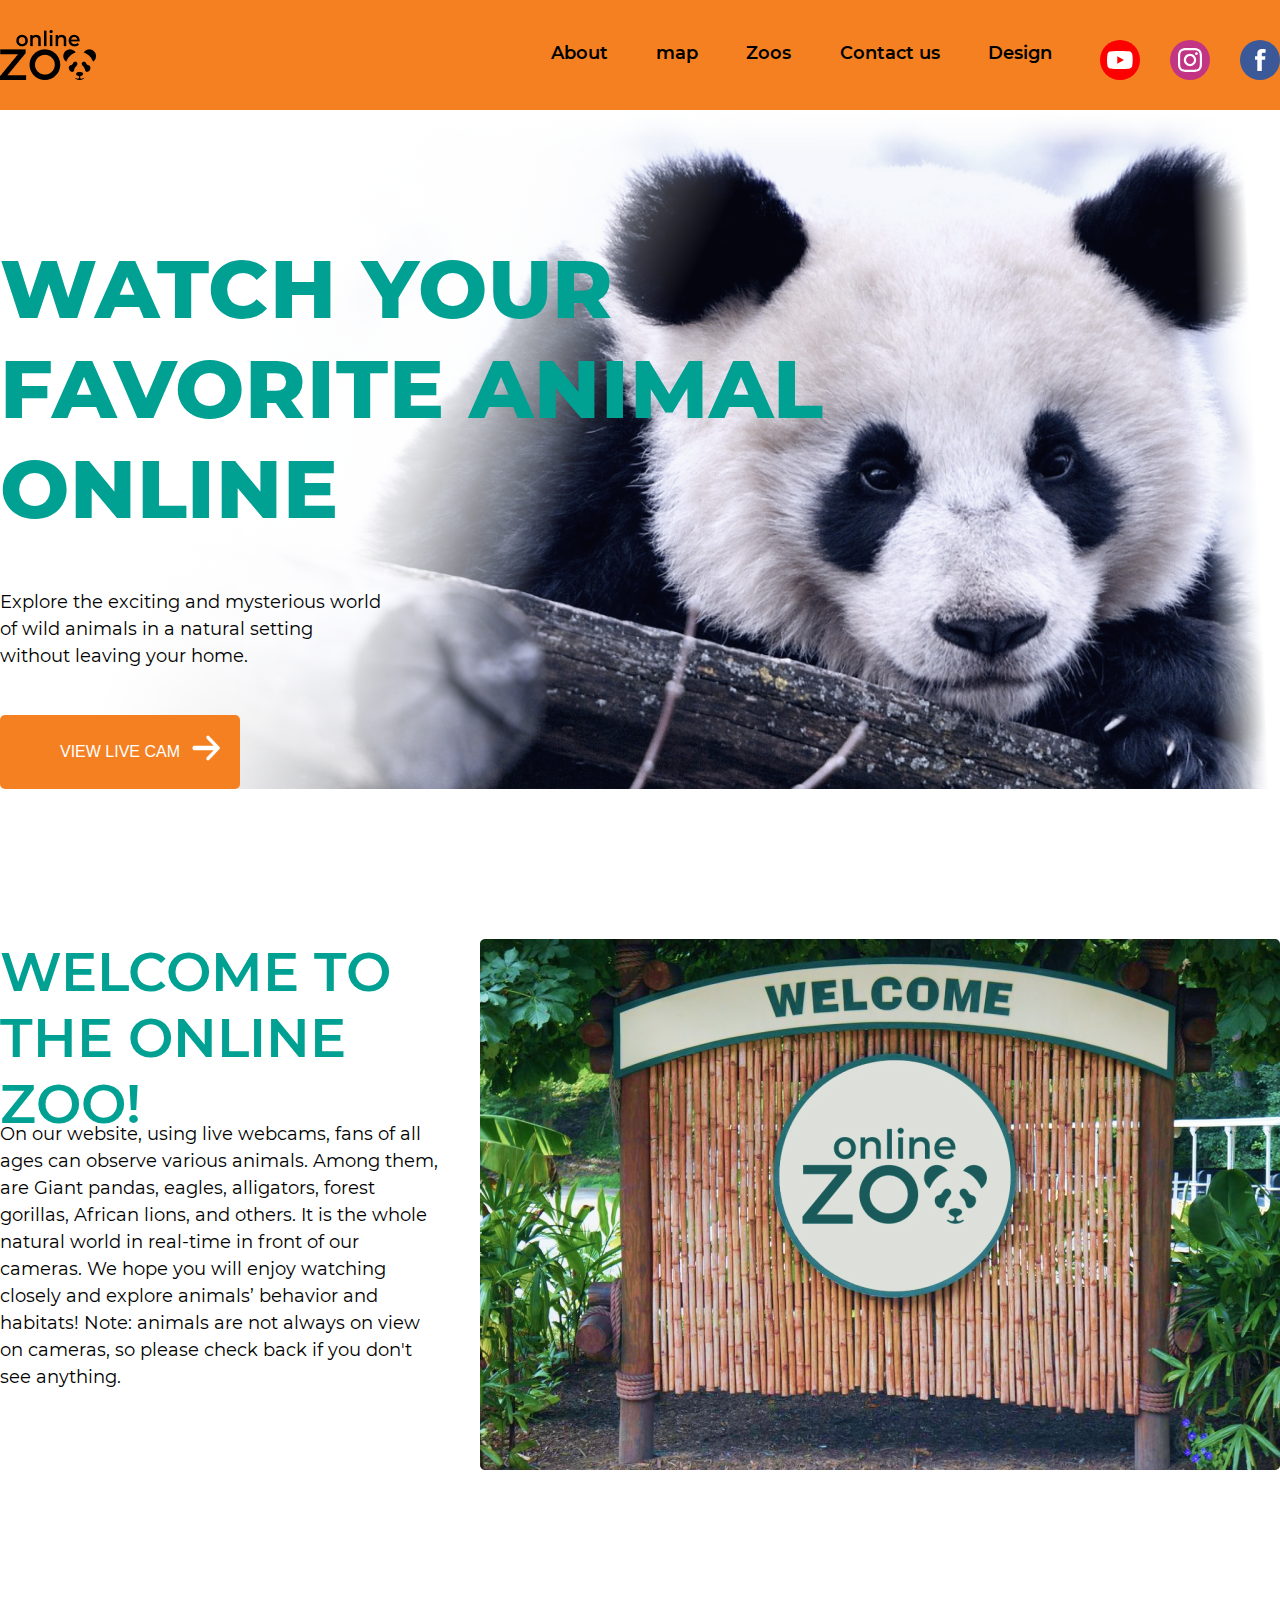
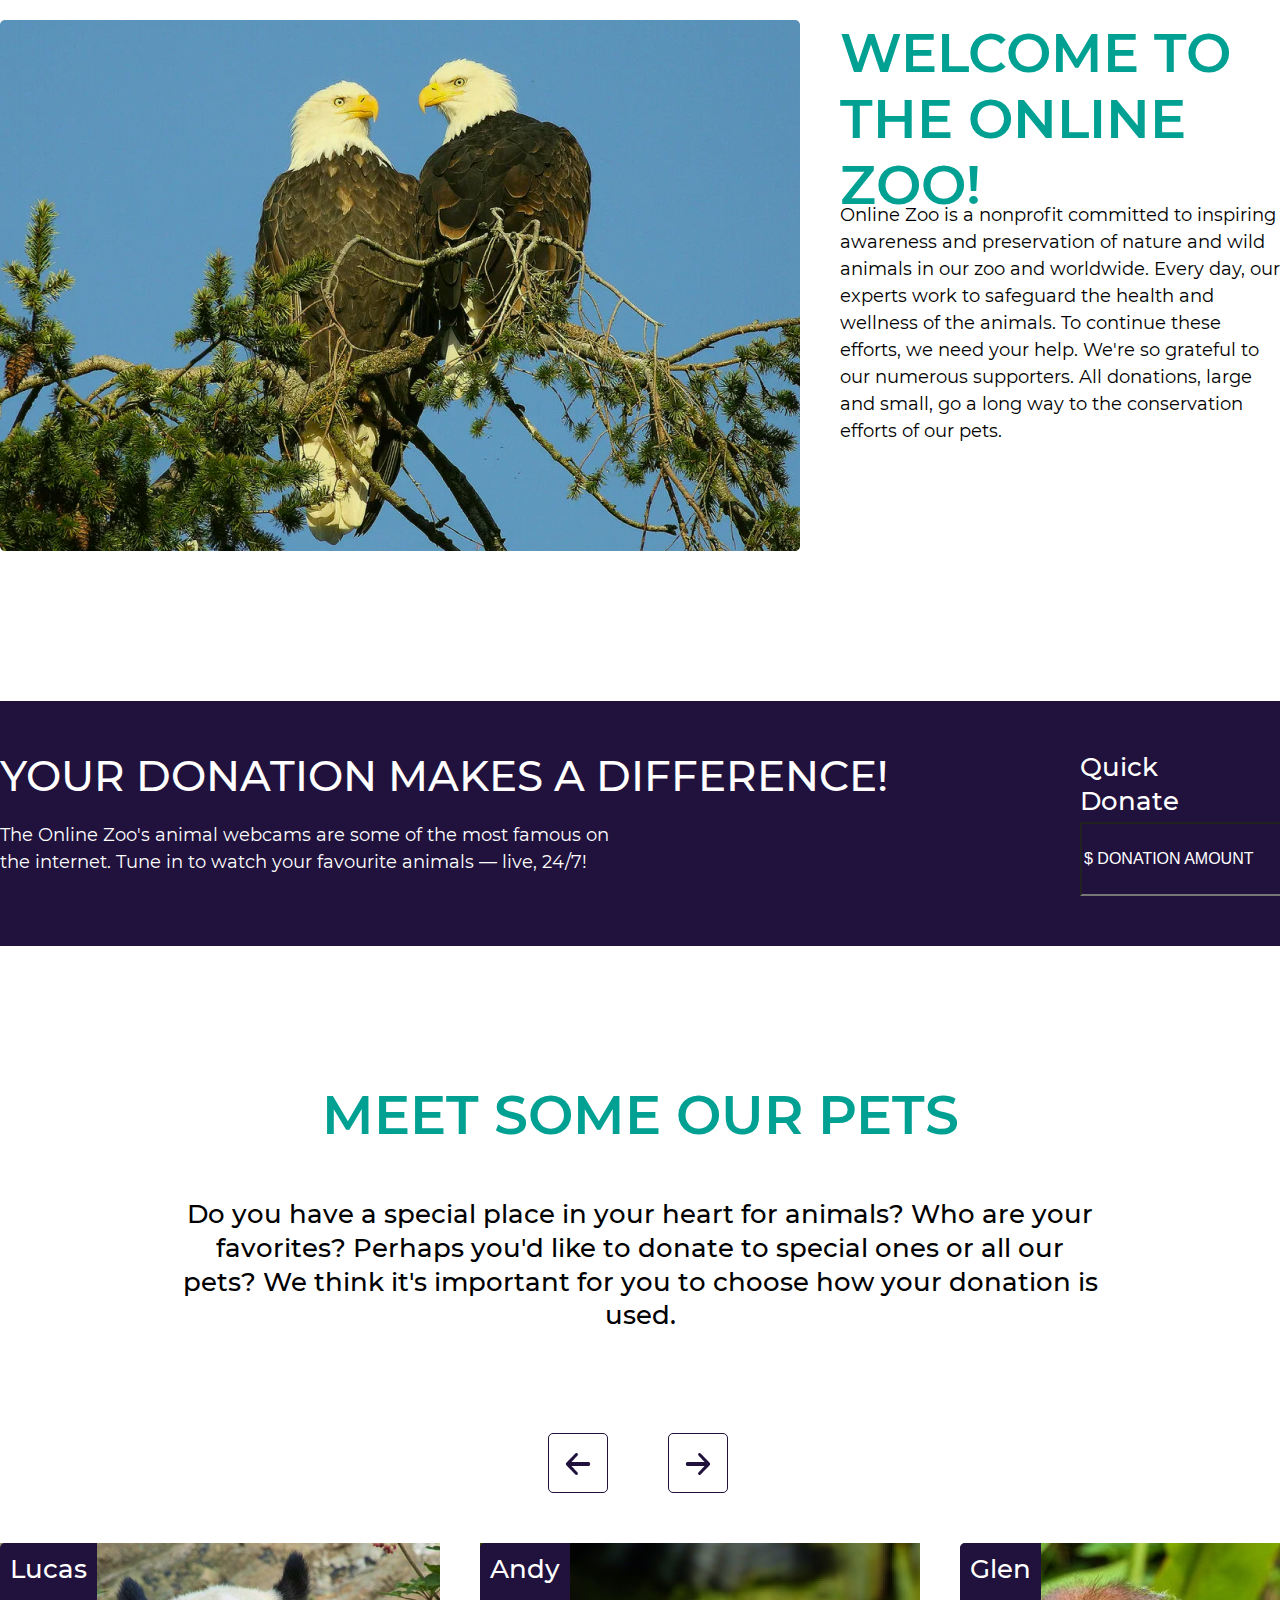
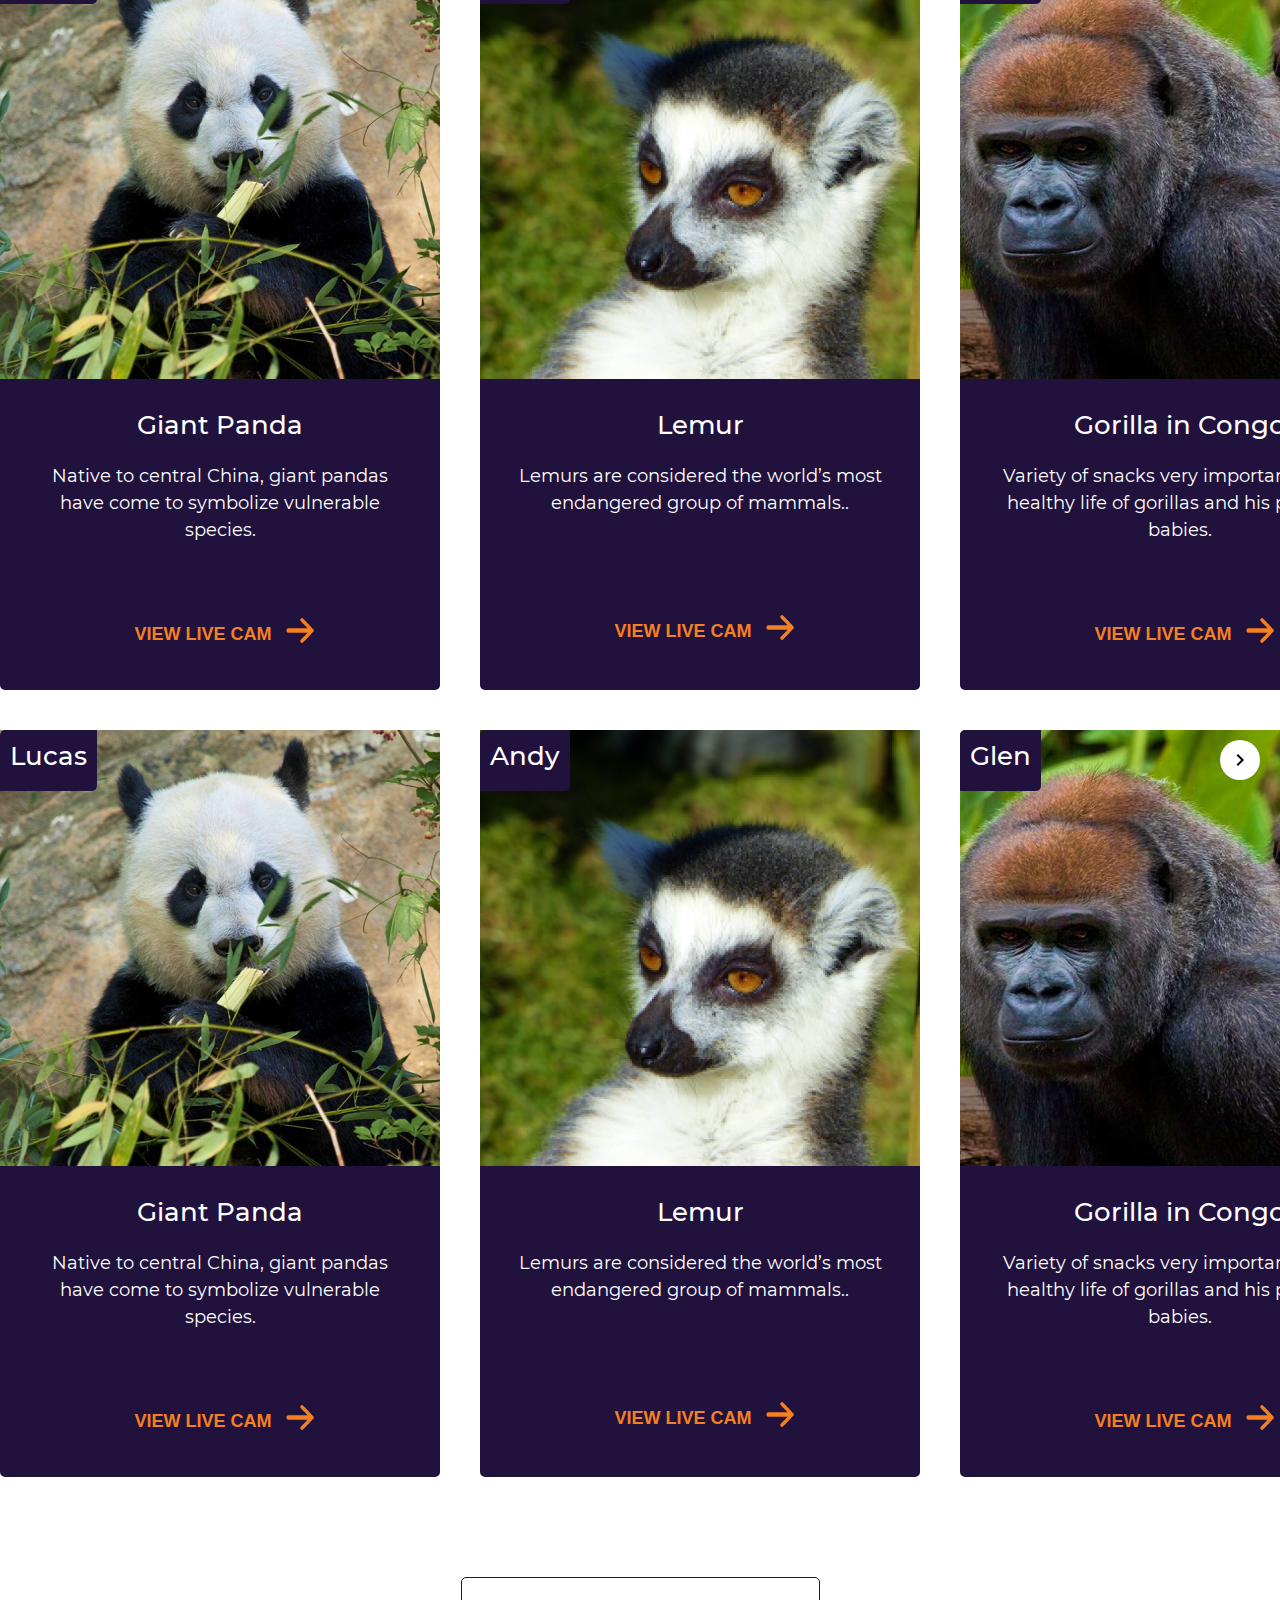
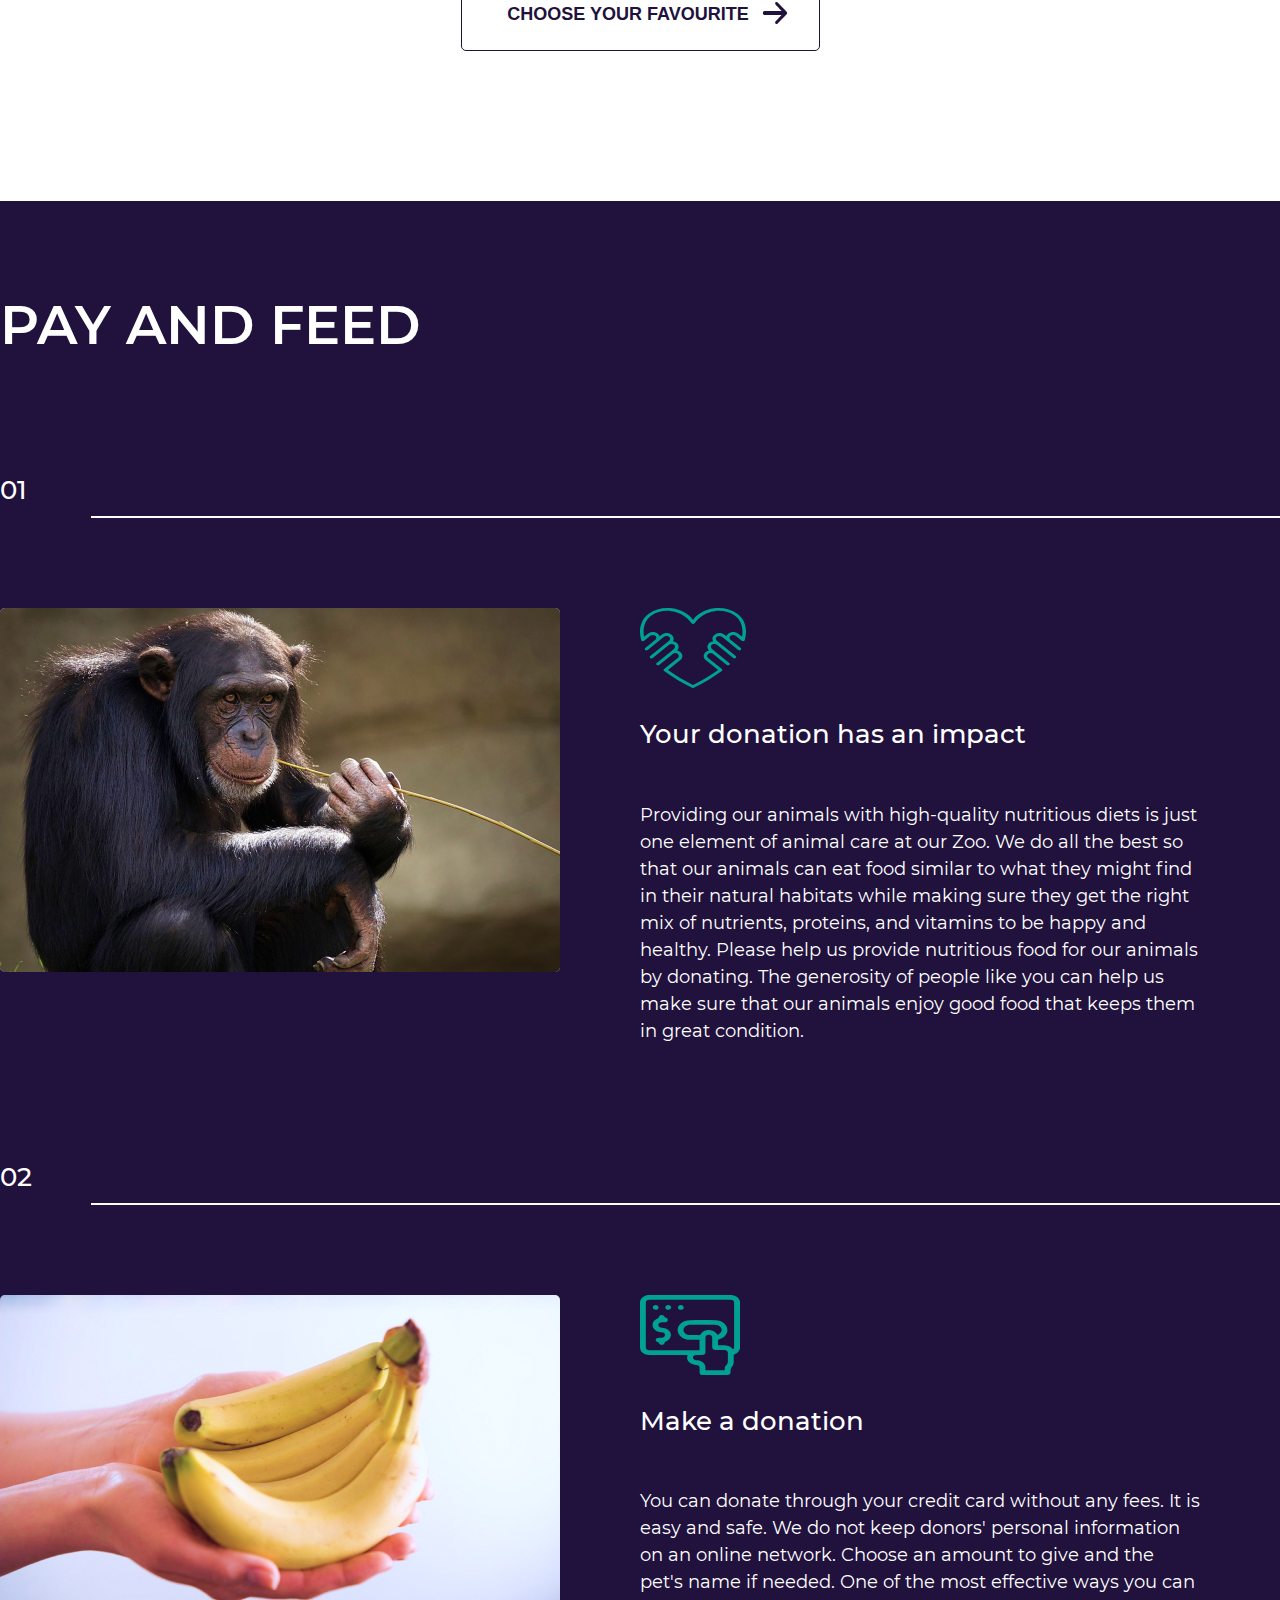
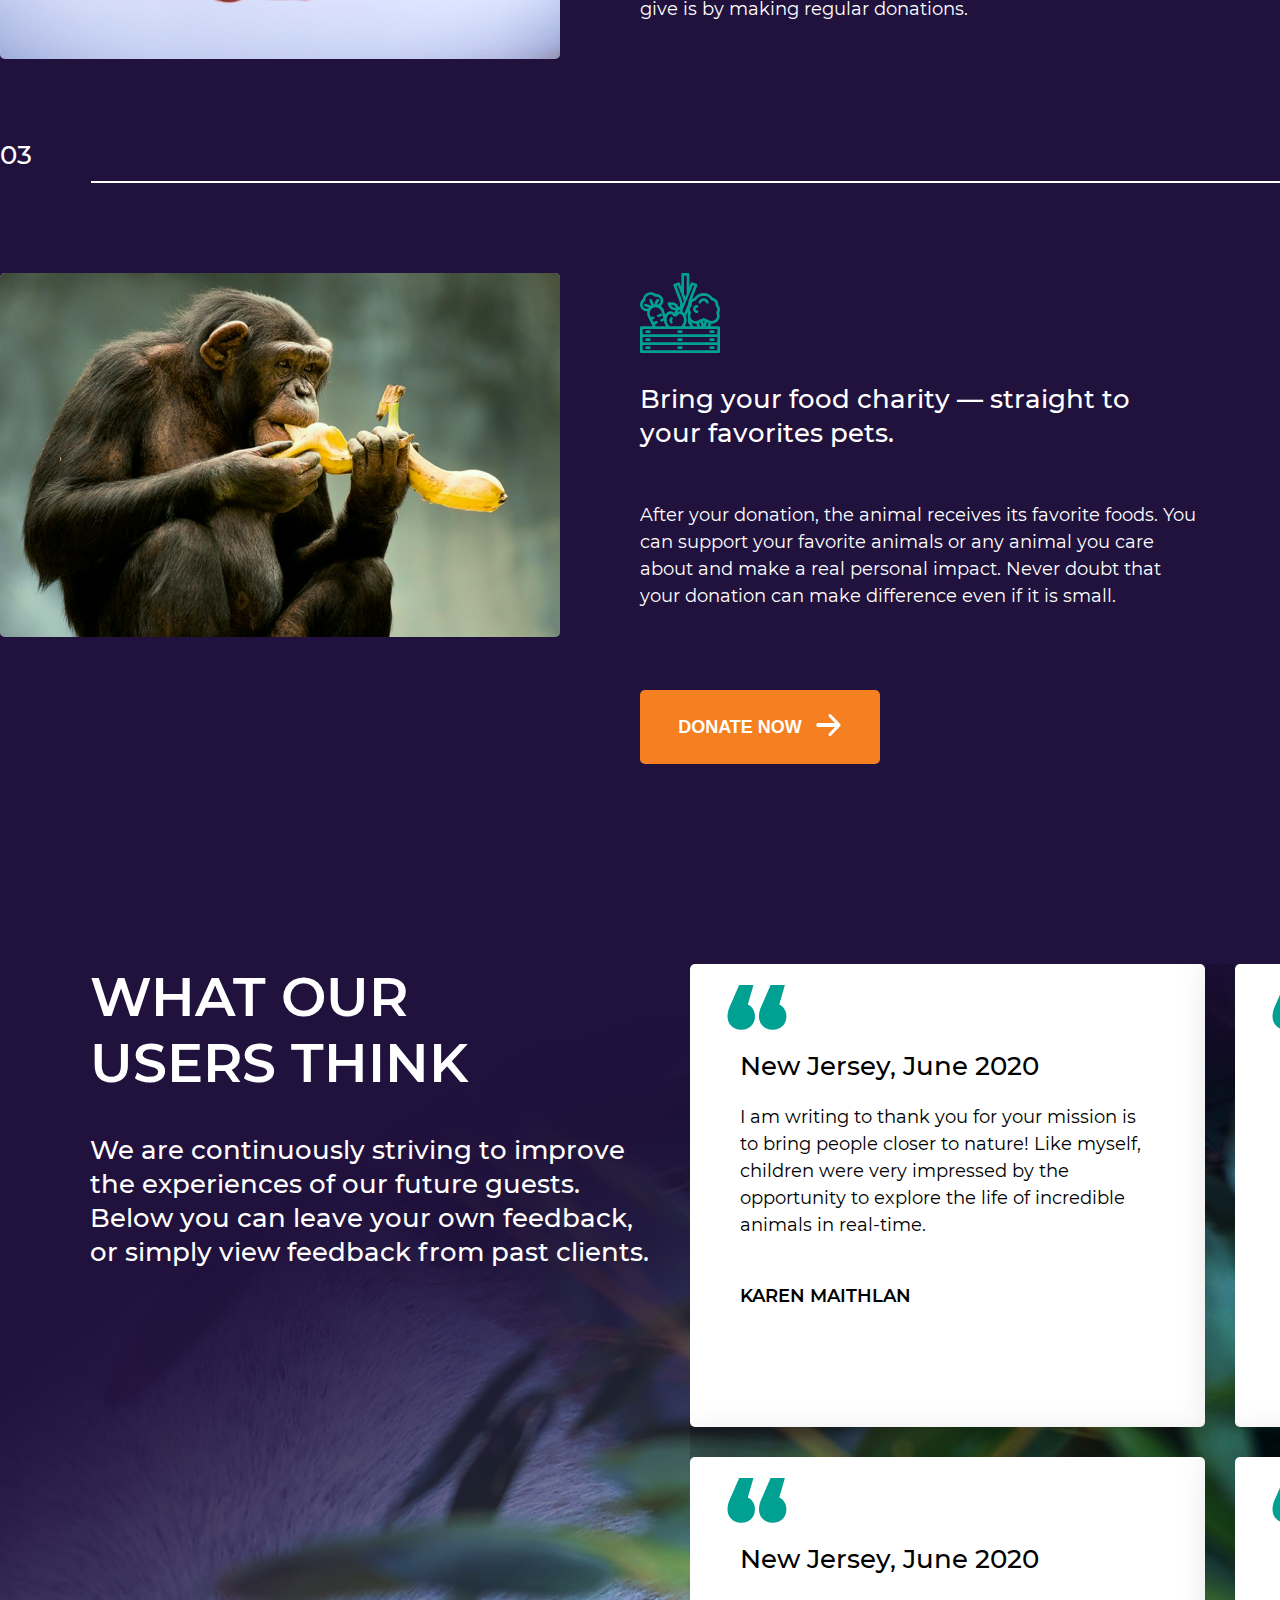
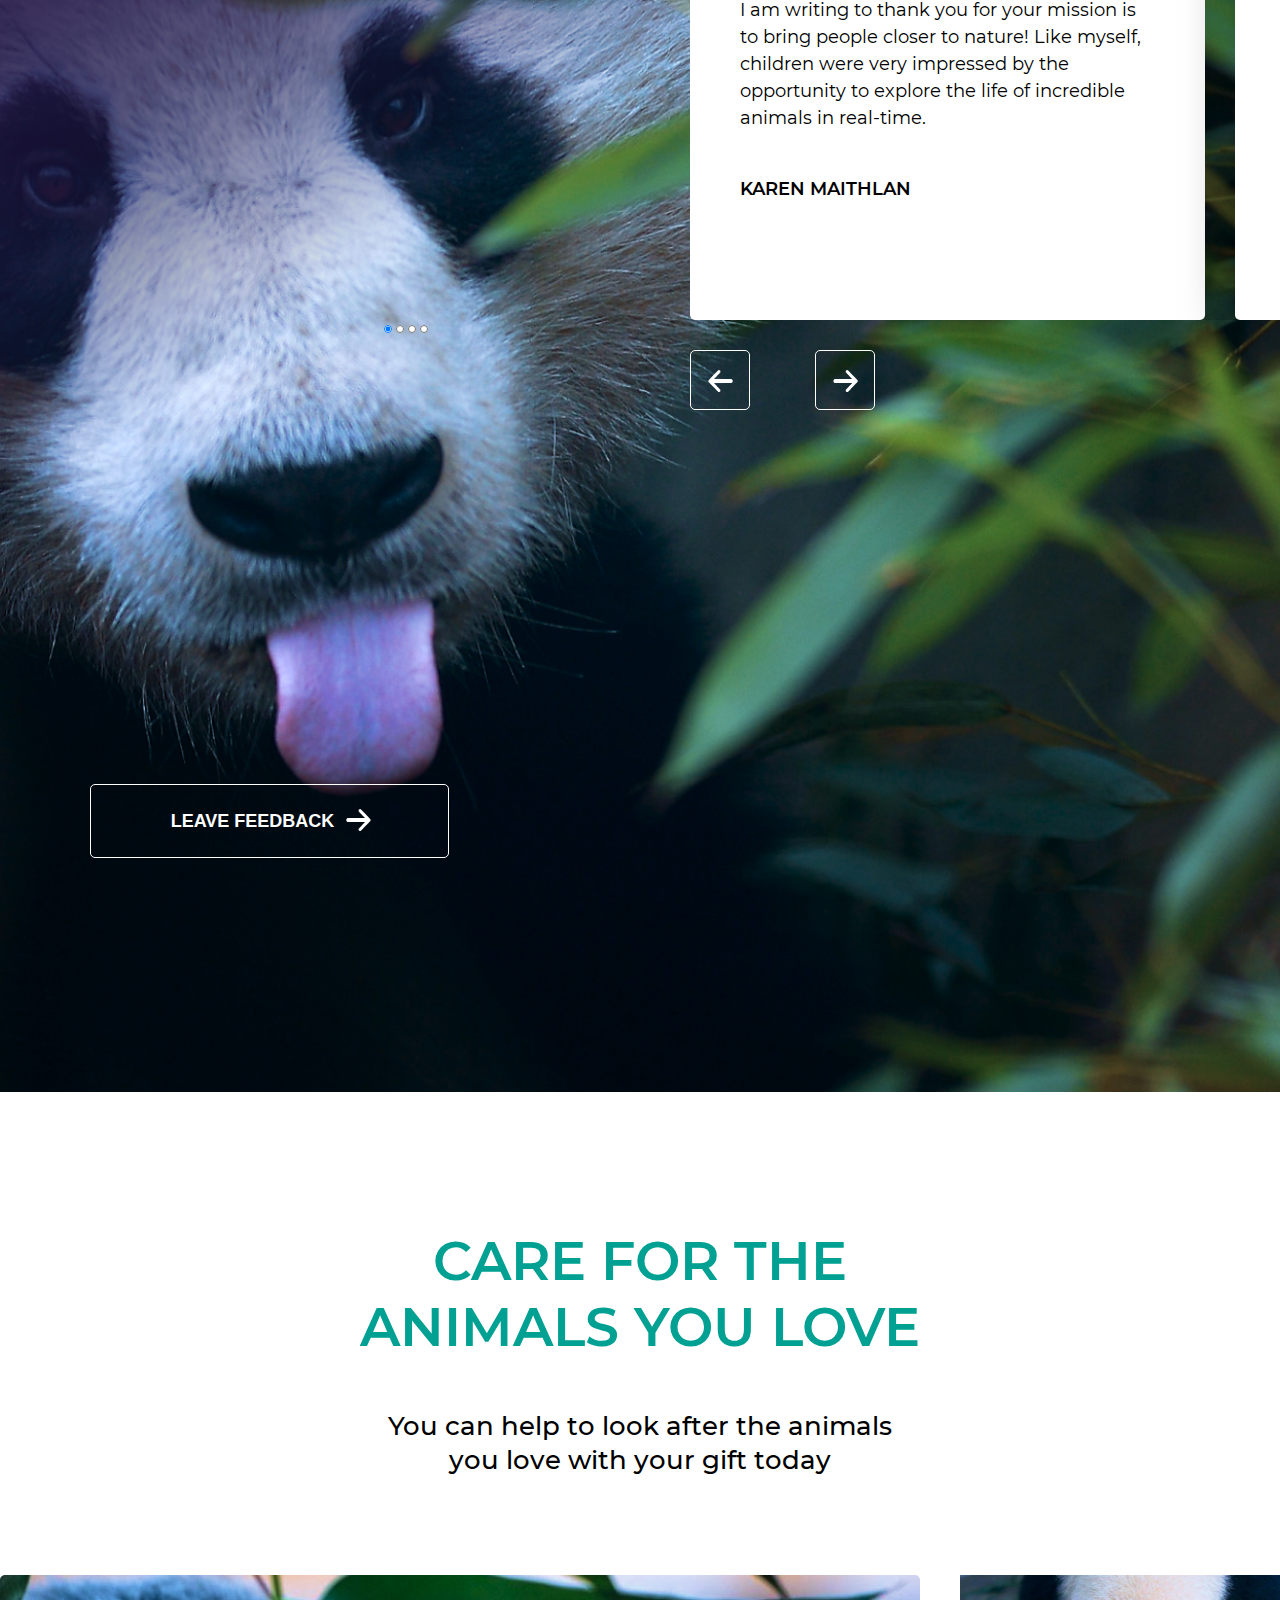
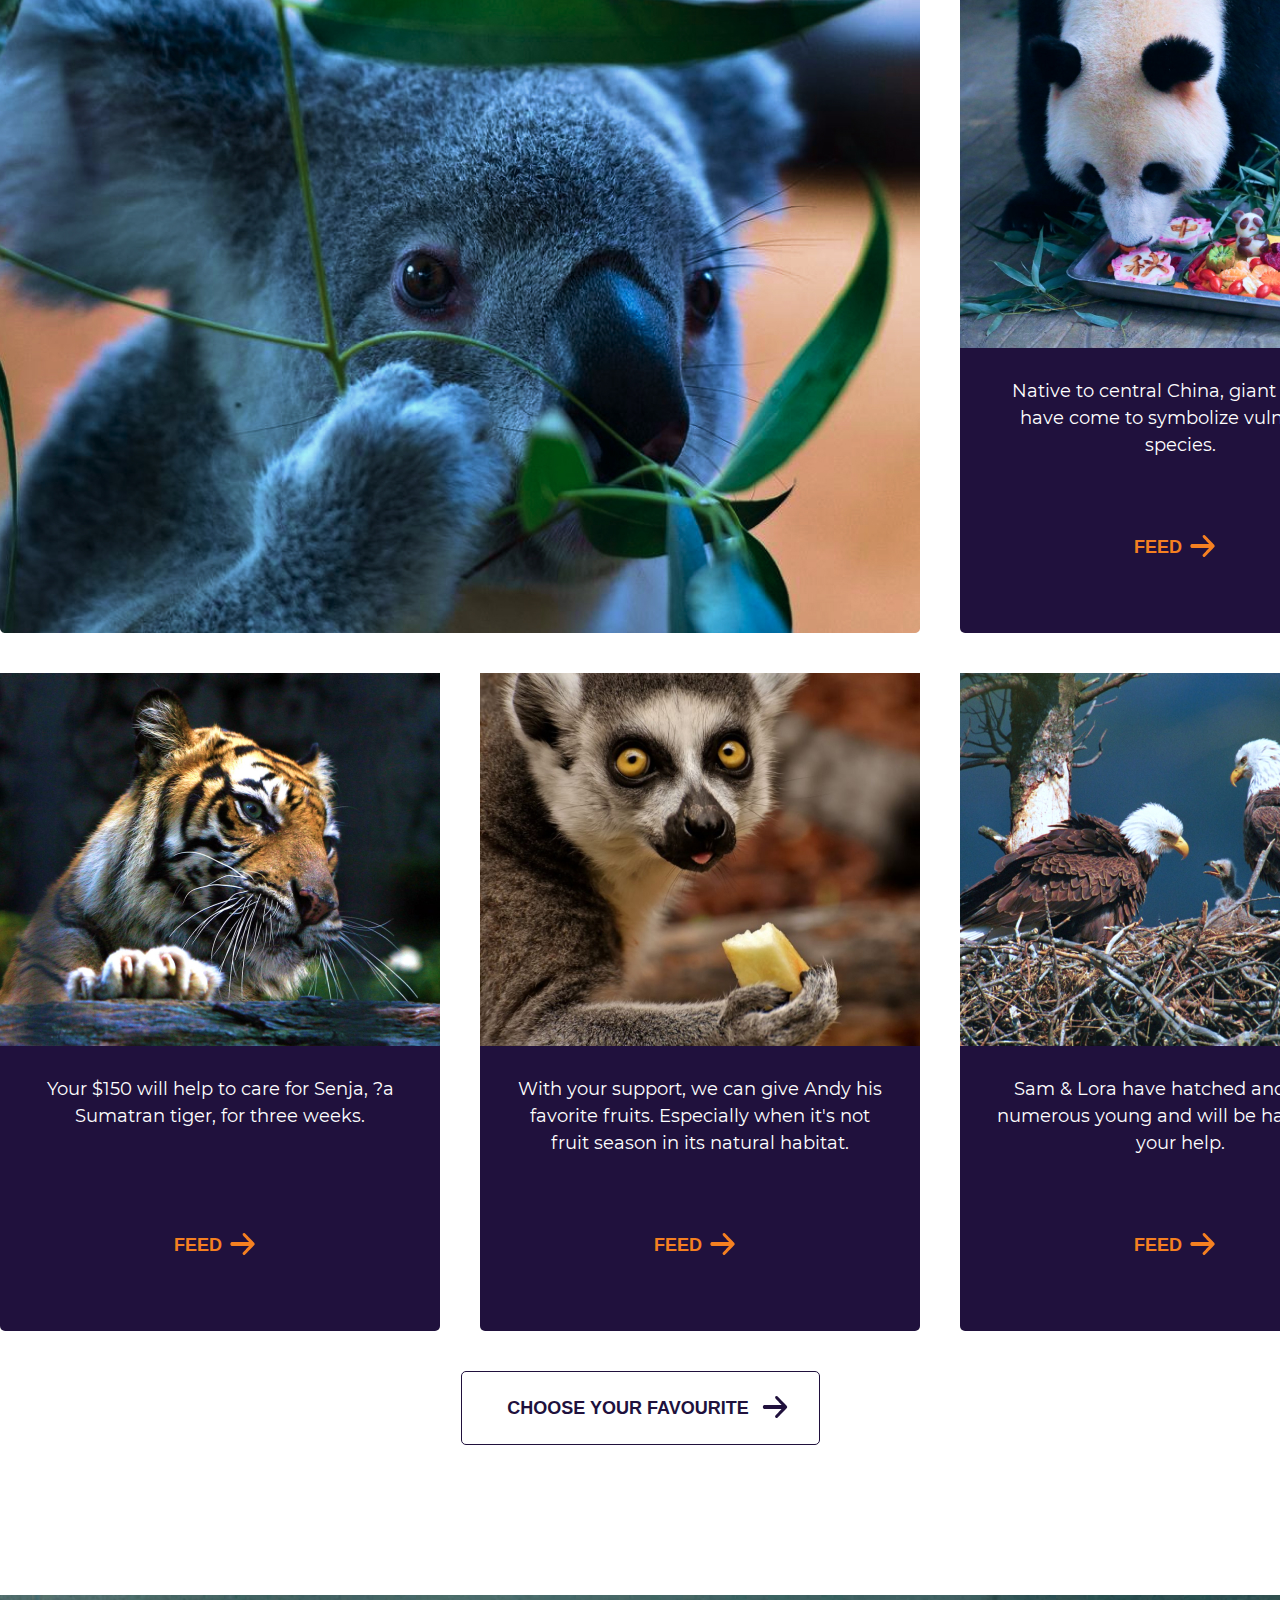
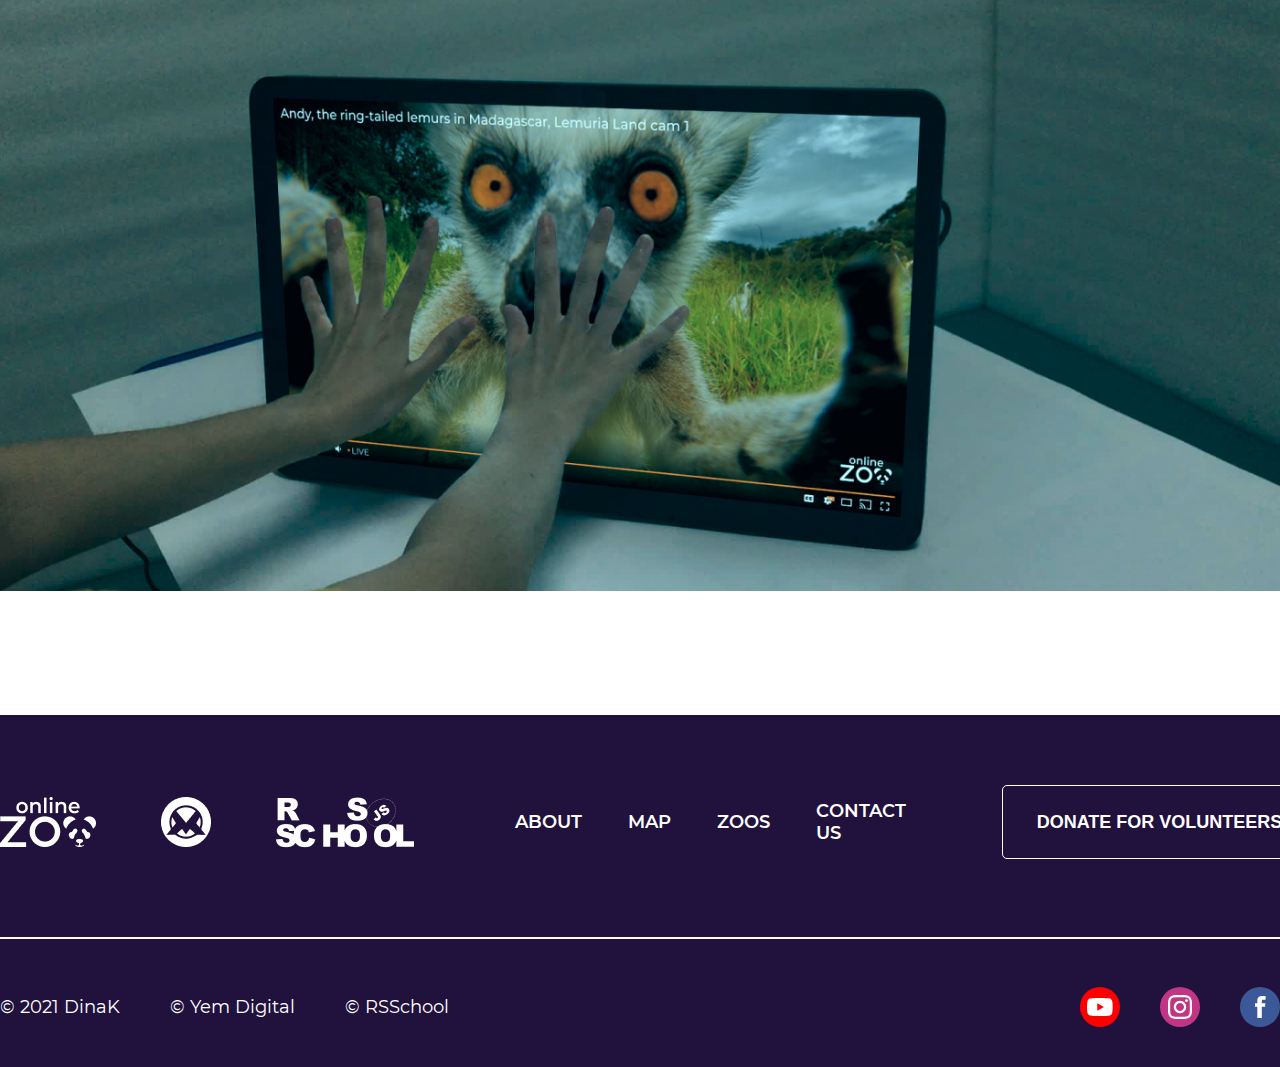
<file: index.html>
<!DOCTYPE html>
<html lang="en">
<head>
    <meta charset="UTF-8">
    <meta http-equiv="X-UA-Compatible" content="IE=edge">
    <meta name="viewport" content="width=device-width, initial-scale=1.0">
    <link rel="stylesheet" href="reset.css">
    <link rel="stylesheet" href="style.css">
    
    <title>Online Zoo</title>
</head>
<body>
  



  <header class="header">
    <div class="wrapper">
     <div class="header__wrapper">
        <div class="header__logo">
          <a href="index.html" class="header__logo">
            <img src="assets/images/zoo-online.png" alt="zoo-online">
          </a>
        </div>
  
        <nav class="header__nav">
          <ul class="header__list">
            <li class="header__item">
              <a href="index.html" class="header__link lk-active">About</a>
            </li>
            <li class="header__item">
              <a href="pages/map.html" class="header__link">map</a>
            </li>
            <li class="header__item">
              <a href="pages/panda.html" class="header__link">Zoos</a>
            </li>
            <li class="header__item">
              <a href="pages/contact.html" class="header__link">Contact us</a>
            </li>
            <li class="header__item">
              <a href="https://www.figma.com/file/lnK11foY8Aoa6oOlDXovVN/Online-ZOO-Project?node-id=1%3A138" class="header__link">Design</a>
            </li>

            <li class="header__ico-item ico-hide">
              <a href="https://www.youtube.com/" class="header__link"><img src="assets/icons/YouTube.svg" alt="YouTube"></a>
            </li>
            <li class="header__ico-item ico-hide">
              <a href="https://www.instagram.com" class="header__link"><img src="assets/icons/Instagram.svg" alt="Instagram"></a>
            </li>
            <li class="header__ico-item ico-hide">
              <a href="https://facebook.com" class="header__link"><img src="assets/icons/Facebook.svg" alt="Facebook"></a>
            </li>
          </ul>
          <div class="header__nav-close">
            <span class="header__nav-close-line"></span>
            <span class="header__nav-close-line"></span>
          </div>
          
        </nav>
        <div class="header__burger burger">
          <span class="burger__line burger__line_first"></span>
          <span class="burger__line burger__line_second"></span>
          <span class="burger__line burger__line_third"></span>
        </div>
     </div>
    </div>
  </header>
 
  
  <section class="container-popup contaner-hidden" id="container-popup">
    <div class="popup">
      <div class="popup__nav-close">
        <span class="popup__nav-close-line"></span>
        <span class="popup__nav-close-line"></span>
      </div>
      <div class="popup-img">
        <img src="assets/images/popup-1.jpg" alt="popup">
      </div>
      <div class="popup-main">
        <div class="popup-title">
          together we care, save and protect!
        </div>
        <div class="popup-desc">
          Your most generous gift not only cares for countless animals, but it also offers hope and a vital lifeline to the world’s most endangered wildlife relying on us to survive.
        </div>
        <div class="popup-btns">
          <button class="popup-bnt-green">$20</button>
          <button class="popup-bnt-green">$30</button>
          <button class="popup-bnt-green">$50</button>
          <button class="popup-bnt-green">$80</button>
          <button class="popup-bnt-green">$100</button>
          <button class="popup-bnt-green popup-bnt-green-long">Other amount</button>
        </div>
      </div>
    </div>
  </section>
  <div class="cover hidden" id="cover"></div>




  <section class="popup-form-1 contaner-hidden" id="container-popup">
    <div class="header-popup">
        <p class="p-header">make your donation</p>
    </div>
    <p class="popup-info">Donation Information:</p>
        <hr class="pop-line">
    <div class="popup-wrapper">
      
      <form class="main-popup" onsubmit="return false">
        
        <p class="pop-text">Choose your donation amount:</p>
        <div class="pop-btns-1">
          <button class="pop-info-btn">$10</button>
          <button class="pop-info-btn">$20</button>
          <button class="pop-info-btn">$30</button>
          <button class="pop-info-btn">$50</button>
          <button class="pop-info-btn">$80</button>
          <button class="pop-info-btn">$100</button>
        </div>
        <div class="pop-btns-2">
          <label for="price" class="pop-price"> Other amount</label>
          <!-- <input name="price" id="price" class="pop-inp" type="text"> -->
          <output id="i0" class="pop-inp" >0</output>
        </div>
        <div class="pop-btns-3">
          <label for="animal" class="pop-label-set">for special pet</label>

            <select name="animal" id="animal" size="1" >
              <!-- <option disabled selected>Выберите героя</option> -->
              <option value="panda">Panda</option>
              <option value="eagle">Eagle</option>
              <option value="lemur">Lemur</option>
              <option value="gorilla">Gorilla</option>
            </select>
        </div>
        <div class="pop-btns-4">
          <input type="checkbox" class="pop-chek">
          <p class="btns4-text">Make this a monthly recurring gift</p> 
          
        </div>
        <div class="pop-btns-5">
          <div class="pop-radio">
            <input name="page" checked type="radio">
            <input  type="radio">
            <input  type="radio">
          </div>
          <!-- <button>Back</button> -->
          <button class="pop-next pop-next-1" id="pop-next">next</button>
          

          
        </div>
        

      </form>
      <!-- <div class="footer-popup"></div> -->
    </div>
  </section>


  
  <section class="popup-form-2 contaner-hidden-2"  >
    <div class="header-popup">
        <p class="p-header">make your donation</p>
    </div>
    <p class="popup-info">Billing Information:</p>
        <hr class="pop-line">
    <div class="popup-wrapper">
      
      <form class="main-popup" onsubmit="return false">
        
        <p class="pop-text">Your Name :</p>

        <!-- <div class="pop2-inp"> -->
          <input type="text" class="pop2-inp" placeholder="First and last name">
        <!-- </div> -->

        <p class="pop-text ">Your Email Address </p>
        <input type="email" class="pop2-inp pop2-email"  placeholder="Enter your email">
        
        <p class="pop2-email-desc">You will receive emails from the Online Zoo, including
            updates and news on the latest discoveries and 
            translations. You can unsubscribe at any time.
        </p>
        
        <div class="pop-btns-5">
          <div class="pop-radio pop2-radio">
            <input  checked type="radio">
            <input  checked type="radio">
            <input name="page" type="radio">
          </div>
          <button class="pop-back pop-back-2">Back</button>
          <button class="pop-next pop-next-2">next</button>

          
        </div>
        

      </form>
      <!-- <div class="footer-popup"></div> -->
    </div>
  </section>


  
  <section class="popup-form-3 contaner-hidden-2" >
    <div class="header-popup">
        <p class="p-header">Payment Information:</p>
    </div>
    <p class="popup-info">Credit Card Number</p>
        <hr class="pop-line">
    <div class="popup-wrapper">
      
      <form class="main-popup" >
        
        <div class="pop2-label-card">
          
          <Label class="pop2-label-card-1">Credit Card Number</Label>
          <Label class="pop2-label-card-2">CVV Number</Label>
        </div>
        <div class="pop2-inp-num">
          <input  inputmode="numeric" class="pop2-inp-num-1" maxlength="16" required>
          <input inputmode="numeric" class="pop2-inp-num-2" maxlength="3"  required>
        </div>
        <p class="pop2-p-date">Expiration Date</p> 
        <div class="pop2-select">
          <select name="month" id="month"  >
            <!-- <option disabled selected>Выберите героя</option> -->
            <option value="01">01</option>
            <option value="02">02</option>
            <option value="03">03</option>
            <option value="04">04</option>
            <option value="05">05</option>
            <option value="06">06</option>
            <option value="07">07</option>
            <option value="08">08</option>
            <option value="09">09</option>
            <option value="10">10</option>
            <option value="11">11</option>
            <option value="12">12</option>
          </select>

          <select name="year" id="year"  >
            <!-- <option disabled selected>Выберите героя</option> -->
            <option value="02">21</option>
            <option value="01">22</option>
            <option value="03">23</option>
            <option value="04">24</option>
            <option value="05">25</option>
            
          </select>

        </div>
        
        <div class="pop-btns-5">
          <div class="pop-radio pop2-radio">
            <input  checked  type="radio">
            <input  checked type="radio">
            <input checked type="radio">
          </div>
          <button class="pop-back popback pop-back-3">Back</button>
          <button class="pop-donat">complete donation</button>

          
        </div>
        

      </form>
      <!-- <div class="footer-popup"></div> -->
    </div>
  </section>





  <main class="main">
    <section class="intro">
      <div class="wrapper">
        <h1 class="intro__title">
          Watch your favorite animal online
        </h1>
        
          <p class="intro__description">
            Explore the exciting and mysterious 
            world of wild animals in a natural setting
            without leaving your home.
          </p>
     
        
         <a href="pages/panda.html"> <button type="submit" class="intro-submit">VIEW LIVE CAM</button></a>
          
        

      </div>
    </section>
    <div class="tours">
      <div class="wrapper">

        <div class="tours__tour tour-1">
          <div class="tour__info">
            <h2 class="tour__title">
              Welcome to the Online Zoo! 
            </h2>
            <p class="tour__desc tour__desc-1">
              On our website, using live webcams, fans of all
              ages can observe various animals. Among them,
              are Giant pandas, eagles, alligators, forest gorillas, 
              African lions, and others. It is the whole natural world in real-time in
              front of our cameras. We hope you will enjoy watching closely and explore 
              animals’ behavior and habitats! Note: animals are not always on view on cameras,
              so please check back if you don't see anything.
            </p>
            
          </div>
          <div class="tour__pic pic-1">
              <img src="assets/images/welcome.jpg" alt="welcome">
          </div>

        </div>

        <div class="tours__tour tour-2">
          <div class="tour__pic">
            <img src="assets/images/birds.jpg" alt="welcome">
        </div>
          
          <div class="tour__info">
            <h2 class="tour__title">
              Welcome to the Online Zoo! 
            </h2>
            <p class="tour__desc tour__desc-2">
              Online Zoo is a nonprofit committed to inspiring awareness 
              and preservation of nature and wild animals in our zoo and
               worldwide. Every day, our experts work to safeguard the health 
               and wellness of the animals. To continue these efforts, we need
                your help. We're so grateful to our numerous supporters.
                 All donations, large and small, go a long way to 
                 the conservation efforts of our pets.
            </p>
            
          </div>
         

        </div>

      </div>
    </div>
     <!-- start donat -->
    <section class="donate">
      <div class="wrapper">
        <div class="donat__tour">
          <h3 class="title__donat">
            Your donation makes a difference! 
          </h3>
          <p class="donat__right">Quick Donate</p>
         
          <p class="donat__text">
          The Online Zoo's animal webcams are some of the most famous on the internet. 
          Tune in to watch your favourite animals — live, 24/7!
          </p>
          <!-- <div class="donat__input"> -->
              <form class="donat__input">
                <!-- <input class="donat__input-item" id="Donatelo" for="price" type="number" placeholder="$ Donation Amount" max="9999">
                <input class="donat__button" id="Donatelo-btn" value=""type="submit"> -->
                <input class="donat__input-item" id="r0" oninput="fun0()" type="number" placeholder="$ Donation Amount" max="9999">
                <input class="donat__button" id="Donatelo-btn" value=""type="submit">
                <!-- <button class="donat__button"></button> -->
              </form>
          <!-- </div> -->
        </div>
        
      </div>
    </section>
     <!-- end donat -->


    <!-- top card starts  -->
    <section class="top">
      <div class="top-wrapper">
        <!-- <div class="wrap-top"> -->
          <h2 class="top-title">
            meet some our Pets 
          </h2>
          <p class="top-text">
            Do you have a special place in your heart for animals? 
            Who are your favorites? Perhaps you'd like to donate to 
            special ones or all our pets? We think it's
             important for you to choose how your donation is used. 
          </p>
        <!-- </div> -->
        <div class="top-btn">
          <button class="btn-left"></button>
          <button class="btn-right"></button>
        </div>
        <div id="wrapper">
          <div id="carousel">
            <div class="top__cards" id="content">
          
            <a href="pages/panda.html">
                <div class="top__card">
                  <div class="top__card-pic">
                    <img src="assets/images/top-card-1.jpg" alt="panda">
                    <div class="top__card-stats">
                      <p class="top__card-title">
                        Lucas
                      </p>
                    </div>
                  </div>
                  <h4 class="top__card-header">
                    Giant Panda
                  </h4>
                  <p class="top__card-text">
                    Native to central China, giant pandas have
                     come to symbolize vulnerable
                      species.
                  </p>
                  <div class="top__card-buton-wraper">
                    <button class="top__card-button">
                        VIEW LIVE CAM
                    </button>
                  </div>
                </div>
            </a>
    
              <a href="pages/limur.html">
                <div class="top__card">
                  <div class="top__card-pic">
                    <img src="assets/images/top-card-2.jpg" alt="Andy">
                    <div class="top__card-stats">
                      <p class="top__card-title">
                        Andy
                      </p>
                    </div>
                  </div>
                  <h4 class="top__card-header">
                    Lemur 
                  </h4>
                  <p class="top__card-text">
                    Lemurs are considered the 
                    world’s most endangered group of mammals..
                  </p>
                  <div class="top__card-buton-wraper">
                    <button class="top__card-button">
                      VIEW LIVE CAM
                  </button>
                  </div>
                </div>
              </a>
    
              <a href="pages/gorilla.html">
                <div class="top__card">
                  <div class="top__card-pic">
                    <img src="assets/images/top-card-3.jpg" alt="Glen">
                    <div class="top__card-stats">
                      <p class="top__card-title">
                        Glen
                      </p>
                    </div>
                  </div>
                  <h4 class="top__card-header">
                    Gorilla in Congo 
                  </h4>
                  <p class="top__card-text">
                    Variety of snacks very important for the healthy 
                    life of gorillas and his plenty of babies.
                  </p>
                  <div class="top__card-buton-wraper">
                    <button class="top__card-button">
                      VIEW LIVE CAM
                  </button>
                  </div>
                </div>
              </a>
    
              
              <div class="top__card">
                <div class="top__card-pic">
                  <img src="assets/images/top-card-4.jpg" alt="Mike">
                  <div class="top__card-stats">
                    <p class="top__card-title">
                      Mike
                    </p>
                  </div>
                </div>
                <h4 class="top__card-header">
                  Chinese Alligator
    
                </h4>
                <p class="top__card-text">
                  From nose to tail, belly to back, hard scales protect this petite alligator. 
                </p>
                <div class="top__card-buton-wraper">
                  <button class="top__card-button">
                    VIEW LIVE CAM
                </button>
                </div>
              </div>
    
              <a href="pages/eagle.html">
                <div class="top__card">
                  <div class="top__card-pic">
                    <img src="assets/images/top-card-5.jpg" alt="Sam & Lora">
                    <div class="top__card-stats">
                      <p class="top__card-title">
                        Sam & Lora
                      </p>
                    </div>
                  </div>
                  <h4 class="top__card-header">
                    West End Bald Eagles
                  </h4>
                  <p class="top__card-text">
                    Pair of eagle parents lay and protect eggs,
                    feed their chicks and teach them to hunt and fly.
                  </p>
                  <div class="top__card-buton-wraper">
                    <button class="top__card-button">
                      VIEW LIVE CAM
                  </button>
                  </div>
                </div>
              </a>
    
              
    
              
    
              <div class="top__card mob-340">
                <div class="top__card-pic">
                  <img src="assets/images/top-card-6.jpg" alt=" Liz">
                  <div class="top__card-stats">
                    <p class="top__card-title">
                      Liz
                    </p>
                  </div>
                </div>
                <h4 class="top__card-header">
                  Australian Koala
                </h4>
                <p class="top__card-text">
                  The elevated walkways bring you to eye level
                   with the koalas as they perch in their forest. 
                </p>
                <div class="top__card-buton-wraper">
                  <button class="top__card-button">
                    VIEW LIVE CAM
                </button>
                </div>
              </div>
    
              <div class="top__card">
                <div class="top__card-pic">
                  <img src="assets/images/top-card-7.jpg" alt="Shake">
                  <div class="top__card-stats">
                    <p class="top__card-title">
                      Shake
                    </p>
                  </div>
                </div>
                <h4 class="top__card-header">
                  African Lion
                </h4>
                <p class="top__card-text">
                  Lions roam the savannas and grasslands of 
                  Africa, hunting and raising cubs in the pride.
                </p>
                <div class="top__card-buton-wraper">
                  <button class="top__card-button">
                    VIEW LIVE CAM
                </button>
                </div>
              </div>
    
              
              <div class="top__card">
                <div class="top__card-pic">
                  <img src="assets/images/top-card-8.jpg" alt="Senja">
                  <div class="top__card-stats">
                    <p class="top__card-title">
                      Senja
                    </p>
                  </div>
                </div>
                <h4 class="top__card-header">
                  Sumatran Tiger
                </h4>
                <p class="top__card-text">
                  Sumatran Tigers are the smallest of the five sub-species, and are found in Indonesia.
                </p>
                <div class="top__card-buton-wraper">
                  <button class="top__card-button">
                    VIEW LIVE CAM
                </button>
                </div>
              </div>
    
    
              
            <a href="pages/panda.html">
              <div class="top__card">
                <div class="top__card-pic">
                  <img src="assets/images/top-card-1.jpg" alt="panda">
                  <div class="top__card-stats">
                    <p class="top__card-title">
                      Lucas
                    </p>
                  </div>
                </div>
                <h4 class="top__card-header">
                  Giant Panda
                </h4>
                <p class="top__card-text">
                  Native to central China, giant pandas have
                   come to symbolize vulnerable
                    species.
                </p>
                <div class="top__card-buton-wraper">
                  <button class="top__card-button">
                      VIEW LIVE CAM
                  </button>
                </div>
              </div>
          </a>
    
            <a href="pages/limur.html">
              <div class="top__card">
                <div class="top__card-pic">
                  <img src="assets/images/top-card-2.jpg" alt="Andy">
                  <div class="top__card-stats">
                    <p class="top__card-title">
                      Andy
                    </p>
                  </div>
                </div>
                <h4 class="top__card-header">
                  Lemur 
                </h4>
                <p class="top__card-text">
                  Lemurs are considered the 
                  world’s most endangered group of mammals..
                </p>
                <div class="top__card-buton-wraper">
                  <button class="top__card-button">
                    VIEW LIVE CAM
                </button>
                </div>
              </div>
            </a>
    
            <a href="pages/gorilla.html">
              <div class="top__card">
                <div class="top__card-pic">
                  <img src="assets/images/top-card-3.jpg" alt="Glen">
                  <div class="top__card-stats">
                    <p class="top__card-title">
                      Glen
                    </p>
                  </div>
                </div>
                <h4 class="top__card-header">
                  Gorilla in Congo 
                </h4>
                <p class="top__card-text">
                  Variety of snacks very important for the healthy 
                  life of gorillas and his plenty of babies.
                </p>
                <div class="top__card-buton-wraper">
                  <button class="top__card-button">
                    VIEW LIVE CAM
                </button>
                </div>
              </div>
            </a>
    
            
            <div class="top__card">
              <div class="top__card-pic">
                <img src="assets/images/top-card-4.jpg" alt="Mike">
                <div class="top__card-stats">
                  <p class="top__card-title">
                    Mike
                  </p>
                </div>
              </div>
              <h4 class="top__card-header">
                Chinese Alligator
    
              </h4>
              <p class="top__card-text">
                From nose to tail, belly to back, hard scales protect this petite alligator. 
              </p>
              <div class="top__card-buton-wraper">
                <button class="top__card-button">
                  VIEW LIVE CAM
              </button>
              </div>
            </div>
    
            <a href="pages/eagle.html">
              <div class="top__card">
                <div class="top__card-pic">
                  <img src="assets/images/top-card-5.jpg" alt="Sam & Lora">
                  <div class="top__card-stats">
                    <p class="top__card-title">
                      Sam & Lora
                    </p>
                  </div>
                </div>
                <h4 class="top__card-header">
                  West End Bald Eagles
                </h4>
                <p class="top__card-text">
                  Pair of eagle parents lay and protect eggs,
                  feed their chicks and teach them to hunt and fly.
                </p>
                <div class="top__card-buton-wraper">
                  <button class="top__card-button">
                    VIEW LIVE CAM
                </button>
                </div>
              </div>
            </a>
    
            
    
            
    
            <div class="top__card mob-340">
              <div class="top__card-pic">
                <img src="assets/images/top-card-6.jpg" alt=" Liz">
                <div class="top__card-stats">
                  <p class="top__card-title">
                    Liz
                  </p>
                </div>
              </div>
              <h4 class="top__card-header">
                Australian Koala
              </h4>
              <p class="top__card-text">
                The elevated walkways bring you to eye level
                 with the koalas as they perch in their forest. 
              </p>
              <div class="top__card-buton-wraper">
                <button class="top__card-button">
                  VIEW LIVE CAM
              </button>
              </div>
            </div>
    
            <div class="top__card">
              <div class="top__card-pic">
                <img src="assets/images/top-card-7.jpg" alt="Shake">
                <div class="top__card-stats">
                  <p class="top__card-title">
                    Shake
                  </p>
                </div>
              </div>
              <h4 class="top__card-header">
                African Lion
              </h4>
              <p class="top__card-text">
                Lions roam the savannas and grasslands of 
                Africa, hunting and raising cubs in the pride.
              </p>
              <div class="top__card-buton-wraper">
                <button class="top__card-button">
                  VIEW LIVE CAM
              </button>
              </div>
            </div>
    
            
            <div class="top__card">
              <div class="top__card-pic">
                <img src="assets/images/top-card-8.jpg" alt="Senja">
                <div class="top__card-stats">
                  <p class="top__card-title">
                    Senja
                  </p>
                </div>
              </div>
              <h4 class="top__card-header">
                Sumatran Tiger
              </h4>
              <p class="top__card-text">
                Sumatran Tigers are the smallest of the five sub-species, and are found in Indonesia.
              </p>
              <div class="top__card-buton-wraper">
                <button class="top__card-button">
                  VIEW LIVE CAM
              </button>
              </div>
            </div>
    
    
            </div>
          </div>
          <button id="prev">
            <svg
              xmlns="http://www.w3.org/2000/svg"
              width="24"
              height="24"
              viewBox="0 0 24 24"
            >
              <path fill="none" d="M0 0h24v24H0V0z" />
              <path d="M15.61 7.41L14.2 6l-6 6 6 6 1.41-1.41L11.03 12l4.58-4.59z" />
            </svg>
          </button>
          <button id="next">
            <svg
              xmlns="http://www.w3.org/2000/svg"
              width="24"
              height="24"
              viewBox="0 0 24 24"
            >
              <path fill="none" d="M0 0h24v24H0V0z" />
              <path d="M10.02 6L8.61 7.41 13.19 12l-4.58 4.59L10.02 18l6-6-6-6z" />
            </svg>
          </button>
        </div>
        <div class="top__buton-wraper btn-hide-340">
            <a href="pages/map.html">
              <button class="top__button">
                choose your favourite
              </button>
            </a>
          </div>
      </div>
    </section>
    <!-- top card end -->

    <!-- sectiop pay start  -->
    <section class="pay">
      <div class="wrapper">
        <h2 class="pay_title">
          PAY AND FEED
        </h2>

        <div class="pay-border">
          <span class="q">01</span>
          <hr class="pay-line">
        </div>

        <div class="pay-cards">
          <div class="pay-card">
            <div class="pay-image">
              <img class="pay-image-ico" src="assets/images/pay-card-1.jpg" alt="pay-card-1">
            </div>
            <div class="pay__block">
              <div class="pay__block-ico">
                <img src="assets/icons/pay-ico-1.svg" alt="pay-ico-1">
              </div>
              <p class="pay__block-title">Your donation has an impact</p>
              <p class="pay__block-description">
                Providing our animals with high-quality nutritious diets is just one element of animal care at our Zoo. We do all the best so that our animals can eat food similar to what they might find in their natural habitats while making sure they get the right mix of nutrients, proteins, and vitamins to be happy and healthy. Please help us provide nutritious food for our animals by donating.
                The generosity of people like you can help us make sure 
                that our animals enjoy good food that keeps them in great
                condition.
              </p>
            </div>
          </div>
        </div>

        <div class="pay-border">
          <span class="q">02</span>
          <hr class="pay-line">
        </div>

        <div class="pay-cards">
          <div class="pay-card">
            <div class="pay-image">
              <img class="pay-image-ico" src="assets/images/pay-card-2.jpg" alt="pay-card-2">
            </div>
            <div class="pay__block">
              <div class="pay__block-ico">
                <img src="assets/icons/pay-ico-2.svg" alt="pay-ico-2">
              </div>
              <p class="pay__block-title">Make a donation</p>
              <p class="pay__block-description">
                You can donate through your credit card without any fees.
                It is easy and safe. We do not keep donors' personal 
                information on an online network. Choose an amount to 
                give and the pet's name if needed. One of the most 
                effective ways you can give is by making regular 
                donations.
              </p>
            </div>
          </div>
        </div>

        <div class="pay-border">
          <span class="q">03</span>
          <hr class="pay-line">
        </div>

        <div class="pay-cards">
          <div class="pay-card">
            <div class="pay-image">
              <img class="pay-image-ico" src="assets/images/pay-card-3.jpg" alt="pay-card-3">
            </div>
            <div class="pay__block">
              <div class="pay__block-ico">
                <img src="assets/icons/pay-ico-3.svg" alt="pay-ico-3">
              </div>
              <p class="pay__block-title pay-last-title">Bring your food charity — straight to your favorites pets.</p>
              <p class="pay__block-description pay-last-description">
                After your donation, the animal receives 
                its favorite foods. You can support your favorite
                animals or any animal you care about and make a real 
                personal impact. Never doubt that your donation can make
                  difference even if it is small. 
              </p>
              <button class="btn-pay">donate now</button>
            </div>
          </div>
        </div>


      </div>
    </section>
    <!-- sectiop pay end  -->

    <!-- section comments start -->
    <section class="comments">
      <div class="coment-wrapper">
        <div class="coment-wrapper-inner">
          <div class="main-block">
            <div class="first-block">
              <h2 class="coment-title">
                what our users think
              </h2>
              <p class="coment-text">
                We are continuously striving to improve the experiences
                of our future guests. Below you can leave your 
                own feedback, or simply view feedback from past clients. 
              </p>
            </div>
            <div id="wrapper-2">
              <div id="carousel-2">
                <div class="second-block" id="content-2">


                  <div class="coment-user">
                    <div class="user-ico">
                      <img src="assets/images/user-ico.png" alt="user-ico">
                    </div>
                    <p class="user-date">
                      New Jersey, June 2020
                    </p>
                    <p class="user-desc">
                      I am writing to thank you for your mission
                      is to bring people closer to nature! Like myself,
                      children were very impressed by the opportunity to
                      explore the life of incredible animals in real-time. 
                    </p>
                    <p class="user-name">
                      Karen Maithlan
                    </p>
                  </div>
      
                  <div class="coment-user">
                    <div class="user-ico">
                      <img src="assets/images/user-ico.png" alt="user-ico">
                    </div>
                    <p class="user-date">
                      Toronto, November 2020
                    </p>
                    <p class="user-desc">
                      We so enjoy the ever-evolving selection of animals from around the globe.
                      THANK YOU for sharing these fascinating animal friends 
                      with us so that we may learn and increase our
                      understanding of the animal kingdom. 
                    </p>
                    <p class="user-name">
                      Carol Larsen
                    </p>
                  </div>
      
                  <div class="coment-user">
                    <div class="user-ico">
                      <img src="assets/images/user-ico.png" alt="user-ico">
                    </div>
                    <p class="user-date">
                      London, February 2020
                    </p>
                    <p class="user-desc">
                      A fantastic experience for kids and adults alike! 
                      If anyone is looking for an attraction that educates 
                      people on wild animals – ?it's for you! I highly 
                      recommend seeing for yourself the variety of animals 
                      on your screen.
                    </p>
                    <p class="user-name">
                      C. Stockman
                    </p>
                  </div>
      
                  <div class="coment-user">
                    <div class="user-ico">
                      <img src="assets/images/user-ico.png" alt="user-ico">
                    </div>
                    <p class="user-date">
                      Amsterdam, June 2020
                    </p>
                    <p class="user-desc">
                      I want to thank you for the
                      amazing sites you find to put your cameras to let each
                      of us see things that we would probably never see on
                      our own. There are so many positives on Zoo Online and
                      I'm grateful for it. Thank you so much!
                    </p>
                    <p class="user-name">
                      Tomas Ray
                    </p>
                  </div>

                  
                  <div class="coment-user">
                    <div class="user-ico">
                      <img src="assets/images/user-ico.png" alt="user-ico">
                    </div>
                    <p class="user-date">
                      New Jersey, June 2020
                    </p>
                    <p class="user-desc">
                      I am writing to thank you for your mission
                      is to bring people closer to nature! Like myself,
                      children were very impressed by the opportunity to
                      explore the life of incredible animals in real-time. 
                    </p>
                    <p class="user-name">
                      Karen Maithlan
                    </p>
                  </div>
      
                  <div class="coment-user">
                    <div class="user-ico">
                      <img src="assets/images/user-ico.png" alt="user-ico">
                    </div>
                    <p class="user-date">
                      Toronto, November 2020
                    </p>
                    <p class="user-desc">
                      We so enjoy the ever-evolving selection of animals from around the globe.
                      THANK YOU for sharing these fascinating animal friends 
                      with us so that we may learn and increase our
                      understanding of the animal kingdom. 
                    </p>
                    <p class="user-name">
                      Carol Larsen
                    </p>
                  </div>
      
                  <div class="coment-user">
                    <div class="user-ico">
                      <img src="assets/images/user-ico.png" alt="user-ico">
                    </div>
                    <p class="user-date">
                      London, February 2020
                    </p>
                    <p class="user-desc">
                      A fantastic experience for kids and adults alike! 
                      If anyone is looking for an attraction that educates 
                      people on wild animals – ?it's for you! I highly 
                      recommend seeing for yourself the variety of animals 
                      on your screen.
                    </p>
                    <p class="user-name">
                      C. Stockman
                    </p>
                  </div>
      
                  <div class="coment-user">
                    <div class="user-ico">
                      <img src="assets/images/user-ico.png" alt="user-ico">
                    </div>
                    <p class="user-date">
                      Amsterdam, June 2020
                    </p>
                    <p class="user-desc">
                      I want to thank you for the
                      amazing sites you find to put your cameras to let each
                      of us see things that we would probably never see on
                      our own. There are so many positives on Zoo Online and
                      I'm grateful for it. Thank you so much!
                    </p>
                    <p class="user-name">
                      Tomas Ray
                    </p>
                  </div>
                  <!-- <form class="mob-radio">
                    <input type="radio" id="contactChoice1" checked
                     name="contact" >
                    <input type="radio" id="contactChoice2"
                     name="contact" >
                    <input type="radio" id="contactChoice3"
                     name="contact" >
                     <input type="radio" id="contactChoice3"
                     name="contact" >
                </form>
      
                  <div class="user-btn">
                    <button class="user-left"></button>
                    <button class="user-right"></button>
                  </div> -->
      
                </div>
              </div>
              <button id="prev-2">
                <svg
                  xmlns="http://www.w3.org/2000/svg"
                  width="24"
                  height="24"
                  viewBox="0 0 24 24"
                >
                  <path fill="none" d="M0 0h24v24H0V0z" />
                  <path d="M15.61 7.41L14.2 6l-6 6 6 6 1.41-1.41L11.03 12l4.58-4.59z" />
                </svg>
              </button>
              <button id="next-2">
                <svg
                  xmlns="http://www.w3.org/2000/svg"
                  width="24"
                  height="24"
                  viewBox="0 0 24 24"
                >
                  <path fill="none" d="M0 0h24v24H0V0z" />
                  <path d="M10.02 6L8.61 7.41 13.19 12l-4.58 4.59L10.02 18l6-6-6-6z" />
                </svg>
              </button>
            </div>
            <form class="mob-radio">
              <input type="radio" id="contactChoice1" checked
               name="contact" >
              <input type="radio" id="contactChoice2"
               name="contact" >
              <input type="radio" id="contactChoice3"
               name="contact" >
               <input type="radio" id="contactChoice3"
               name="contact" >
          </form>

            <div class="user-btn">
              <button class="user-left"></button>
              <button class="user-right"></button>
            </div>
            
        
          </div>
          <button class="coment-button">
            leave feedback
          </button>
        </div>
      </div>
    </section>
    <!-- section comments end -->


    <!-- section animals start -->
    <section class="animals">
      <div class="wrapper">
        
          <h2 class="animals-title">
            care for the animals you love 
          </h2>
          <p class="animals-text">
            You can help to look after the animals you love
            with your gift today
          </p>
          <!-- <div class="animals-block"> -->
            <div class="animals-container">
              <div class="animals-image">
                <img src="assets/images/animals-ico-big.jpg" alt="animals-ico-big">
              </div>
  
  
  
              <a href="pages/panda.html">
                <div class="animals__card c1">
                  <div class="animals__card-pic">
                    <img src="assets/images/animals-ico-1.jpg" alt="panda">
                  </div>
                 
                  <p class="animals__card-text">
                    Native to central China, giant pandas have
                    come to symbolize vulnerable
                    species.
                  </p>
                  <div class="animal__buton-wraper">
                    <button class="animal__button">
                      feed
                    </button>
                  </div>
                  
                </div>
              </a>
  
            <!-- </div> -->
            <!-- <div class="animal-second__block"> -->
  
              <div class="animals__card">
                <div class="animals__card-pic">
                  <img src="assets/images/animals-ico-2.jpg" alt="tiger">
                </div>
               
                <p class="animals__card-text">
                  Your $150 will help to care for Senja, ?a Sumatran tiger, for three weeks.
                </p>
                <div class="animal__buton-wraper">
                  <button class="animal__button">
                    feed
                  </button>
                </div>
                
              </div>
  
              <a href="pages/limur.html">
                <div class="animals__card">
                  <div class="animals__card-pic">
                    <img src="assets/images/animals-ico-3.jpg" alt="lemur">
                  </div>
                 
                  <p class="animals__card-text">
                    With your support, we can give Andy his favorite fruits. Especially when it's not fruit season in its natural habitat.
                  </p>
                  <div class="animal__buton-wraper">
                    <button class="animal__button">
                      feed
                    </button>
                  </div>
                  
                </div>
              </a>
  
              <a href="pages/eagle.html">
                <div class="animals__card">
                  <div class="animals__card-pic">
                    <img src="assets/images/animals-ico-4.jpg" alt="eagle">
                  </div>
                 
                  <p class="animals__card-text">
                    Sam & Lora have hatched and raised numerous young and will be happy with your help. 
                  </p>
                  <div class="animal__buton-wraper">
                    <button class="animal__button">
                      feed
                    </button>
                  </div>
                  
                </div>
              </a>
            </div>

            
              <div class="animals__mob-hide">
                <div class="animal-mobile-container">
                  <div class="img-mob-640">
                    <img src="assets/images/mob-panda-640.jpg" alt="panda">
                  </div>
                  <div class="info-mob-640">
                    <p class="mob-desc">
                      Your $30 could give Lucas   a slice
                      of panda cake, made with our secret recipe.
                    </p>
                    
                    <div class="animal__buton-wraper">
                      <button class="animal__button">
                        feed
                      </button>
                    </div>
                  </div>
               
  
                  <div class="img-mob-640">
                    <img src="assets/images/animals-ico-2.jpg" alt="tiger">
                  </div>
                  <div class="info-mob-640 ">
                    <p class="mob-desc">
                      Your $30 could give Lucas   a slice
                      of panda cake, made with our secret recipe.
                    </p>
                    
                    <div class="animal__buton-wraper">
                      <button class="animal__button">
                        feed
                      </button>
                    </div>
                  </div>
                
  
              
                  <div class="img-mob-640">
                    <img src="assets/images/animals-ico-3.jpg" alt="lemur">
                  </div>
                  <div class="info-mob-640">
                    <p class="mob-desc">
                      Your $30 could give Lucas   a slice
                      of panda cake, made with our secret recipe.
                    </p>
                    
                    <div class="animal__buton-wraper">
                      <button class="animal__button">
                        feed
                      </button>
                    </div>
                  </div>
                
  
              
                  <div class="img-mob-640">
                    <img src="assets/images/animals-ico-4.jpg" alt="eagle">
                  </div>
                  <div class="info-mob-640">
                    <p class="mob-desc">
                      Your $30 could give Lucas   a slice
                      of panda cake, made with our secret recipe.
                    </p>
                    
                    <div class="animal__buton-wraper">
                      <button class="animal__button">
                        feed
                      </button>
                    </div>
                  </div>
                </div>
                <form class="mob-radio radio-320">
                  <input type="radio" id="contactChoice1" checked
                   name="contact" >
                  <input type="radio" id="contactChoice2"
                   name="contact" >
                  <input type="radio" id="contactChoice3"
                   name="contact" >
                   <input type="radio" id="contactChoice3"
                   name="contact" >
              </form>
              </div>
              
            

          <!-- </div> -->
          <div class="top__buton-wraper">
           <a href="pages/map.html">
              <button class="top__button top__button-320">
                choose your favourite
              </button>
           </a>
          </div>
          <div class="animal-touch">
            <img src="assets/images/Touch_the_animal.jpg" alt="Touch_the_animal.jpg">
          </div>


          
      </div>
    </section>
    <!-- section animals start -->


    <!-- foter start  -->
    <footer class="footer">
      <div class="wrapper">
        <div class="foter-second__block">
          <ul class="foter-ul">
              <li class="foter-li">
                <div class="foter-ico" data-tooltip="2021 DinaK">
                  <img src="assets/images/Logo-footer.png"  alt="Logo-footer">
                </div>
              </li>
              <li class="foter-li">
                <div class="foter-ico" data-tooltip="Yem Digital">
                  <img src="assets/images/Yem-footer.png"  alt="Logo-footer">
                </div>
              </li>
              <li class="foter-li">
                <div class="foter-ico" data-tooltip="RSSchool">
                  <img src="assets/images/rs_school_foter.png"  alt="Logo-footer">
                </div>
              </li>
              <li class="foter-li">
                <a href="index.html" class="footer-link footer-second-link">About</a>
              </li>
              <li class="foter-li">
                <a href="pages/map.html" class="footer-link">map</a>
              </li>
              <li class="foter-li">
                <a href="pages/panda.html" class="footer-link">Zoos</a>
              </li>
              <li class="foter-li">
                <a href="pages/contact.html" class="footer-link footer-last-link">Contact us</a>
              </li>
              <li class="foter-li">
                <div class="foter-btn">
                  <button class="btn0">
                    donate for volunteers
                  </button>
                </div>
              </li>
          </ul>
        </div>
        <hr class="footer-line">
        <div class="footer-last__block">
          <ul class="desc">
            <li class="li-desc">
              <p class="p-desc"  >
                © 2021 DinaK 
              </p>
            </li>
            <li class="li-desc">
              <p class="p-desc"  >
                © Yem Digital 
              </p>
            </li>
            <li class="li-desc">
              <p class="p-desc"  >
                © RSSchool 
              </p>
            </li>
          </ul>
          <ul class="foter-icon">
            <li class="fot-ico">
              <a href="https://www.youtube.com/"><img src="assets/icons/YouTube.svg" alt="YouTube"></a>
            </li>
            <li class="fot-ico">
              <a href="https://www.instagram.com"><img src="assets/icons/Instagram.svg" alt="Instagram"></a>
            </li>
            <li class="fot-ico">
              <a href="https://facebook.com"><img src="assets/icons/Facebook.svg" alt="Facebook"></a>
            </li>
          </ul>
        </div>

      </div>
    </foter>
    <!-- foter end -->

  </main>
  <script src="main.js"></script>
</body>
</html>
</file>
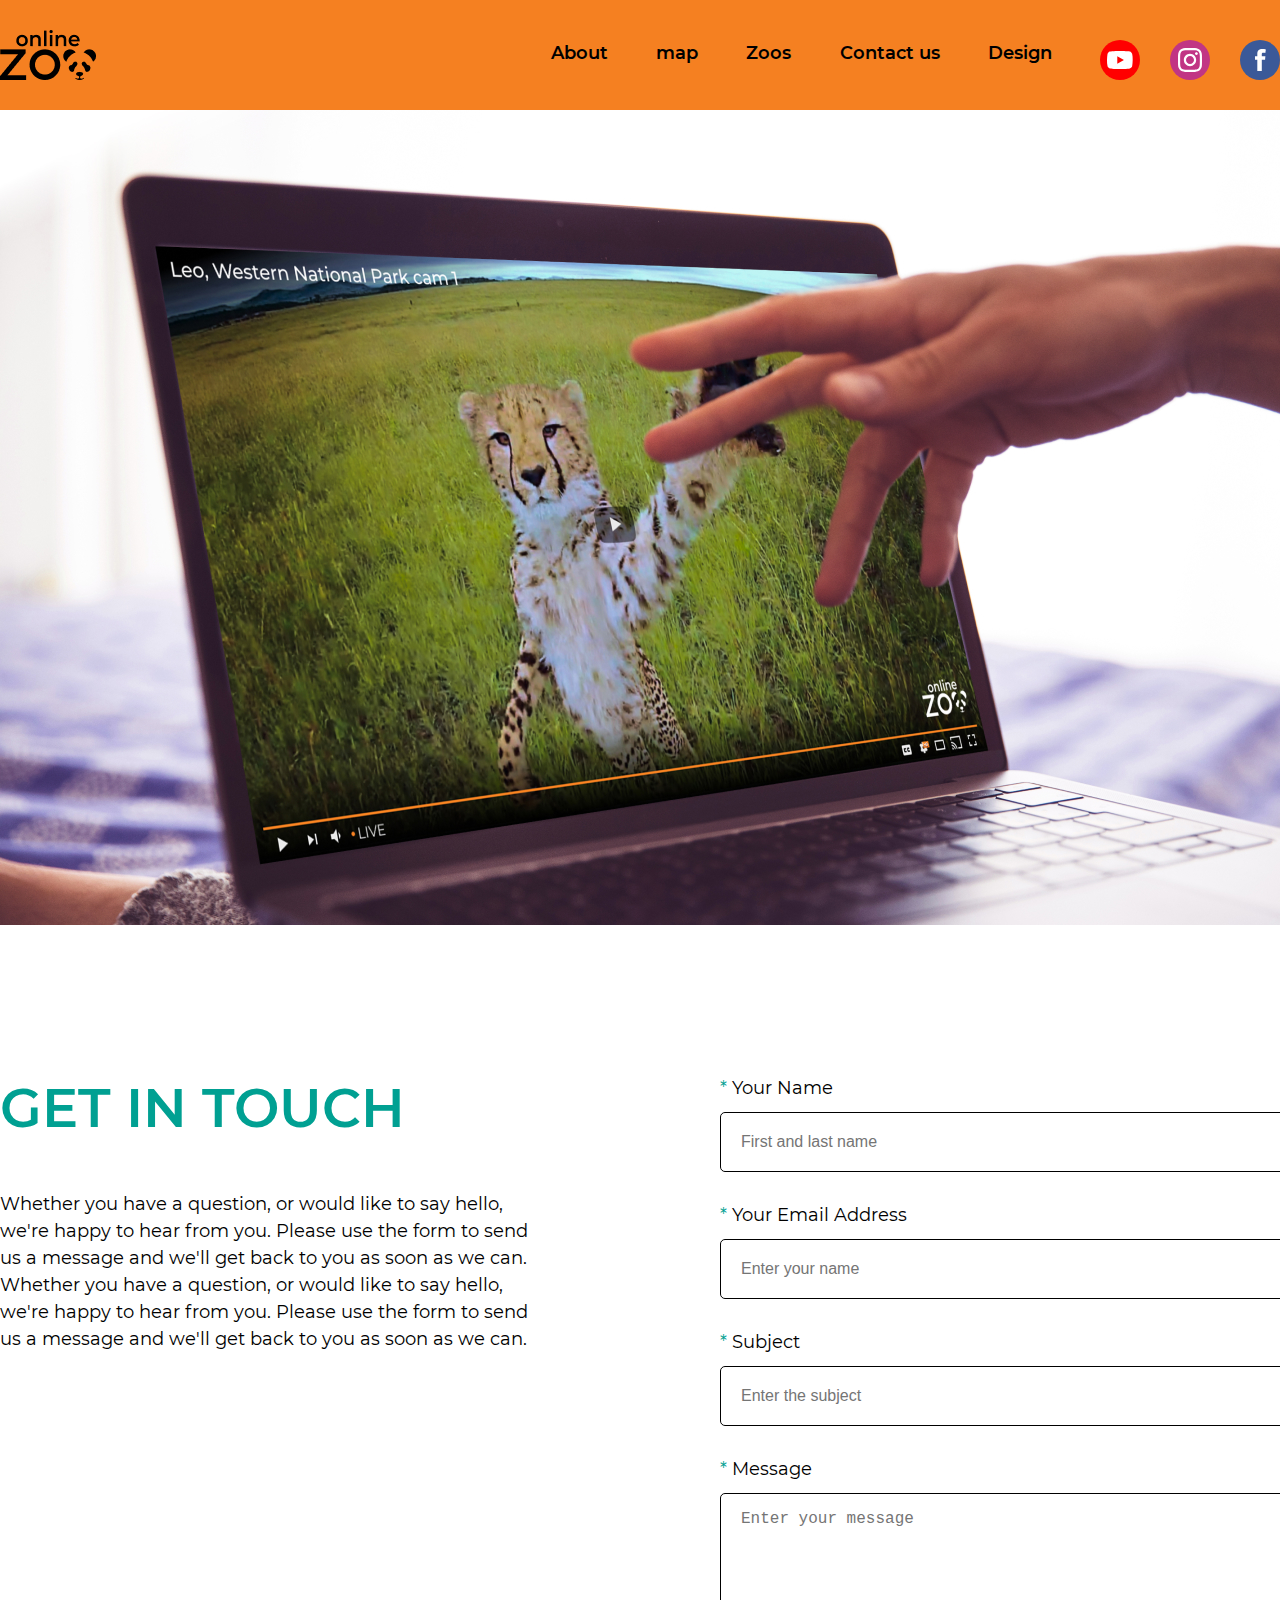
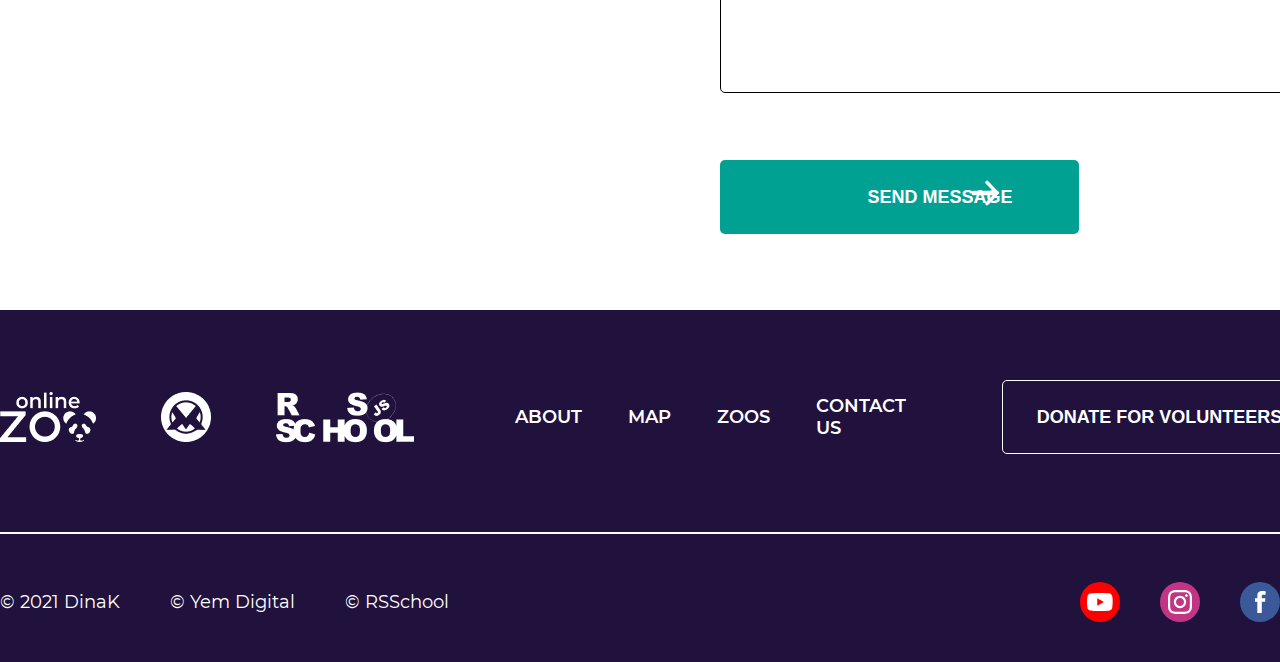
<file: pages/contact.html>
<!DOCTYPE html>
<html lang="en">
<head>
    <meta charset="UTF-8">
    <meta http-equiv="X-UA-Compatible" content="IE=edge">
    <meta name="viewport" content="width=device-width, initial-scale=1.0">
    <title>Panda</title>
    <link rel="stylesheet" href="../reset.css">
    <link rel="stylesheet" href="contact.css">
</head>
<body>
    <header class="header">
        <div class="wrapper">
         <div class="header__wrapper">
            <div class="header__logo">
              <a href="../index.html" class="header__logo">
                <img src="../assets/images/zoo-online.png" alt="zoo-online">
              </a>
            </div>
      
            <nav class="header__nav">
              <ul class="header__list">
                <li class="header__item">
                  <a href="../index.html" class="header__link ">About</a>
                </li>
                <li class="header__item">
                  <a href="map.html" class="header__link">map</a>
                </li>
                <li class="header__item">
                  <a href="panda.html" class="header__link">Zoos</a>
                </li>
                <li class="header__item">
                  <a href="contact.html" class="header__link">Contact us</a>
                </li>
                <li class="header__item">
                  <a href="https://www.figma.com/file/lnK11foY8Aoa6oOlDXovVN/Online-ZOO-Project?node-id=1%3A138" class="header__link">Design</a>
                </li>
    
                <li class="header__ico-item">
                  <a href="#!" class="header__link"><img src="../assets/icons/YouTube.svg" alt="YouTube"></a>
                </li>
                <li class="header__ico-item">
                  <a href="#!" class="header__link"><img src="../assets/icons/Instagram.svg" alt="Instagram"></a>
                </li>
                <li class="header__ico-item">
                  <a href="#!" class="header__link"><img src="../assets/icons/Facebook.svg" alt="Facebook"></a>
                </li>
              </ul>
              <div class="header__nav-close">
                <span class="header__nav-close-line"></span>
                <span class="header__nav-close-line"></span>
              </div>
              
            </nav>
            <div class="header__burger burger">
              <span class="burger__line burger__line_first"></span>
              <span class="burger__line burger__line_second"></span>
              <span class="burger__line burger__line_third"></span>
            </div>
              
            
         </div>
        </div>
      </header>
      <div class="ico-1200-320">
        <img src="../assets/images/Touch-the-animal.jpg" alt="Touch-the-animal">
    </div>

      <div class="wrapper wrap-1200">
          <div class="ico">
              <img src="../assets/images/Touch-the-animal.jpg" alt="Touch-the-animal">
          </div>

          <div class="block-get">
              <div class="first-get-block">
                <h2 class="get-title">Get in touch</h2>
                <p class="get-desc">
                    Whether you have a question, or would like to say hello, we're happy to hear from you. Please use the form to send us a message and we'll get back to you as soon as we can. Whether you have a question, or would like to say hello, we're happy to hear from you. Please use the form to send us a message and we'll get back to you as soon as we can. 
                </p>
              </div>
              <form class="second-get-block">
                <p class="get-form-inf">Your Name </p>
                <input class="inp-inf" type="text" placeholder="First and last name" required>
                <p class="get-form-inf">Your Email Address  </p>
                <input class="inp-inf" type="email" placeholder="Enter your name" required>
                <p class="get-form-inf">Subject </p>
                <input class="inp-inf" type="text" placeholder="Enter the subject" required>
                <p class="get-form-inf">Message </p>
                <textarea class="area-inf" name="message" id=""   placeholder="Enter your message" required></textarea>
                <input type="submit" value="send message" class="get-submit">
              </form>
          </div>
      </div>
      
          
      <footer class="footer">
        <div class="wrapper foot-wrap-1200 wrapp-640">
          <div class="foter-second__block">
            <ul class="foter-ul">
                <li class="foter-li">
                  <div class="foter-ico" data-tooltip="2021 DinaK">
                    <img src="../assets/images/Logo-footer.png"  alt="Logo-footer">
                  </div>
                </li>
                <li class="foter-li">
                  <div class="foter-ico" data-tooltip="Yem Digital">
                    <img src="../assets/images/Yem-footer.png"  alt="Logo-footer">
                  </div>
                </li>
                <li class="foter-li">
                  <div class="foter-ico" data-tooltip="RSSchool">
                    <img src="../assets/images/rs_school_foter.png"  alt="Logo-footer">
                  </div>
                </li>
                <li class="foter-li">
                  <a href="../index.html" class="footer-link footer-second-link">About</a>
                </li>
                <li class="foter-li">
                  <a href="map.html" class="footer-link">map</a>
                </li>
                <li class="foter-li">
                  <a href="panda.html" class="footer-link">Zoos</a>
                </li>
                <li class="foter-li">
                  <a href="contact.html" class="footer-link footer-last-link">Contact us</a>
                </li>
                <li class="foter-li">
                  <div class="foter-btn">
                    <button class="btn0">
                      donate for volunteers
                    </button>
                  </div>
                </li>
            </ul>
          </div>
          <hr class="footer-line">
          <div class="footer-last__block">
            <ul class="desc">
              <li class="li-desc">
                <p class="p-desc"  >
                  © 2021 DinaK 
                </p>
              </li>
              <li class="li-desc">
                <p class="p-desc"  >
                  © Yem Digital 
                </p>
              </li>
              <li class="li-desc">
                <p class="p-desc"  >
                  © RSSchool 
                </p>
              </li>
            </ul>
            <ul class="foter-icon">
              <li class="fot-ico">
                <a href="https://www.youtube.com/"><img src="../assets/icons/YouTube.svg" alt="YouTube"></a>
              </li>
              <li class="fot-ico">
                <a href="https://www.instagram.com"><img src="../assets/icons/Instagram.svg" alt="Instagram"></a>
              </li>
              <li class="fot-ico">
                <a href="https://facebook.com"><img src="../assets/icons/Facebook.svg" alt="Facebook"></a>
              </li>
            </ul>
          </div>
  
        </div>
      </footer>
      

      <script src="../main.js"></script>
</body>
</html>
</file>
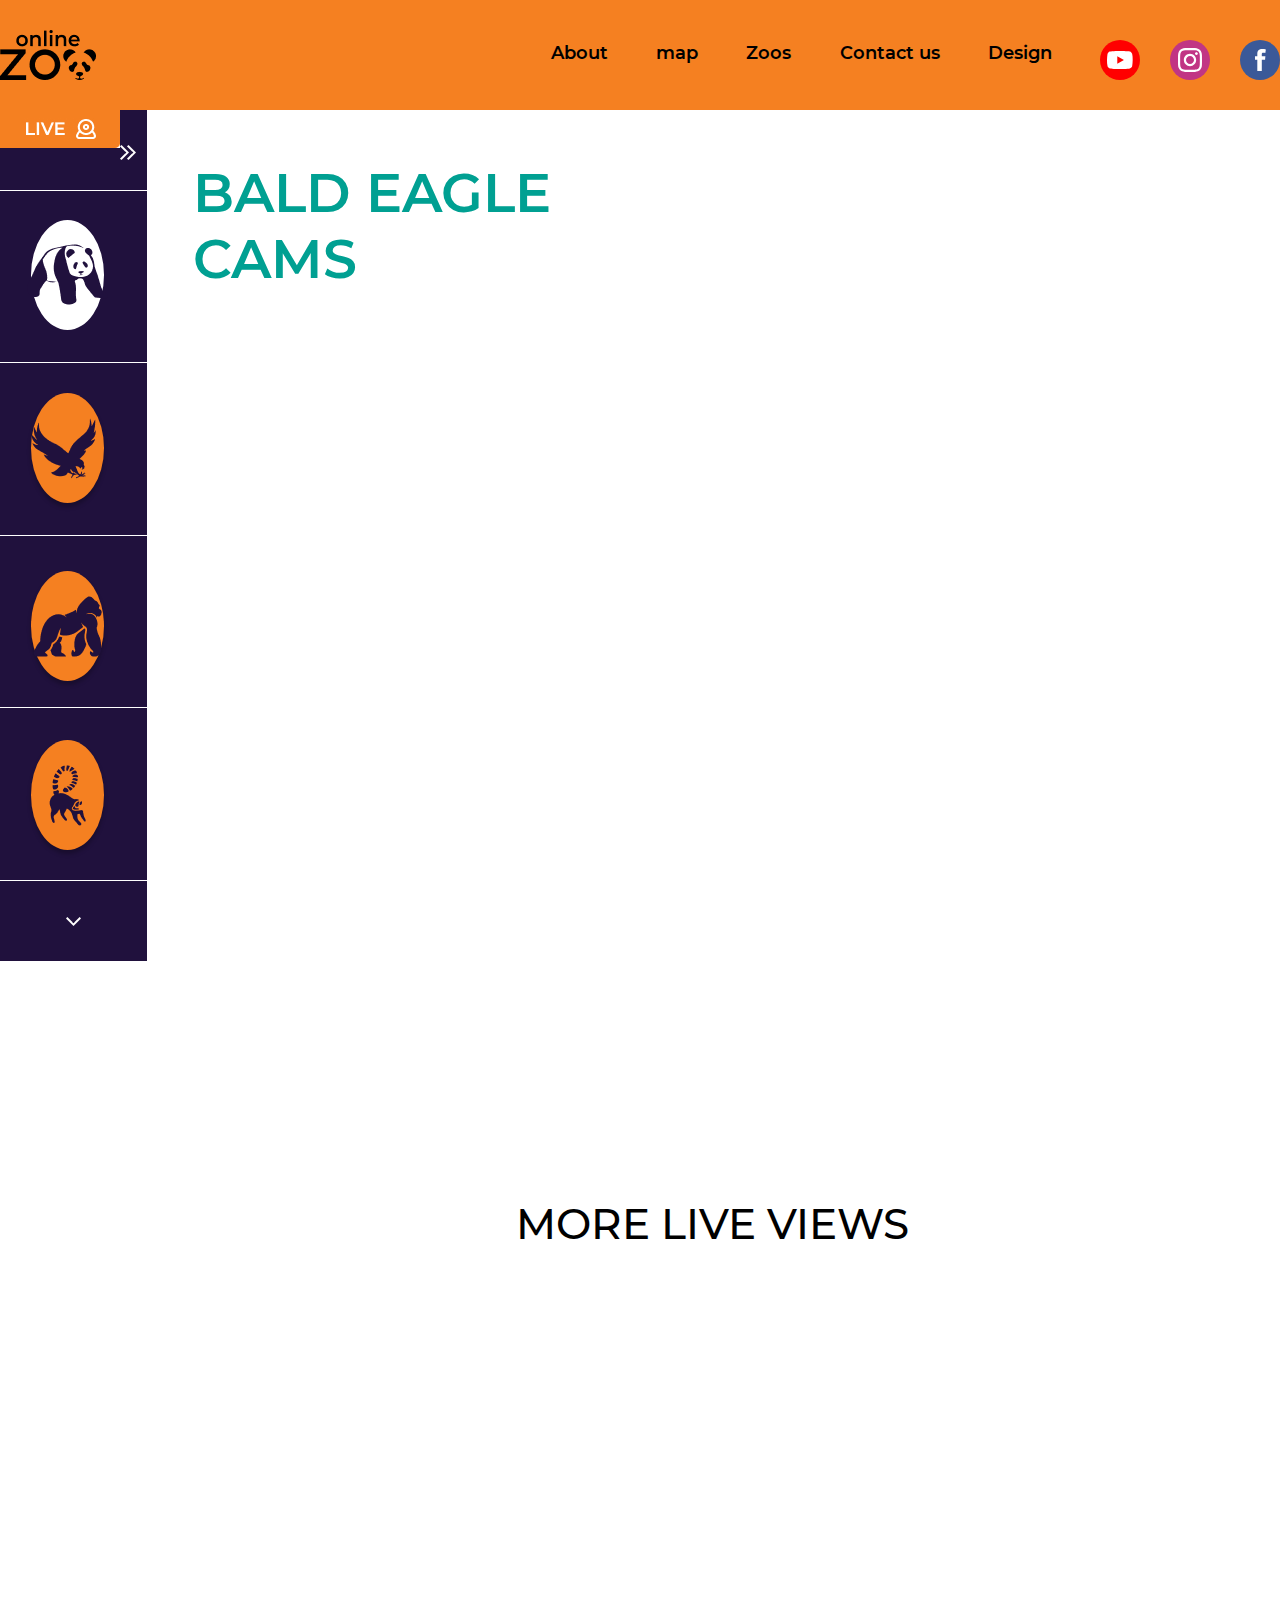
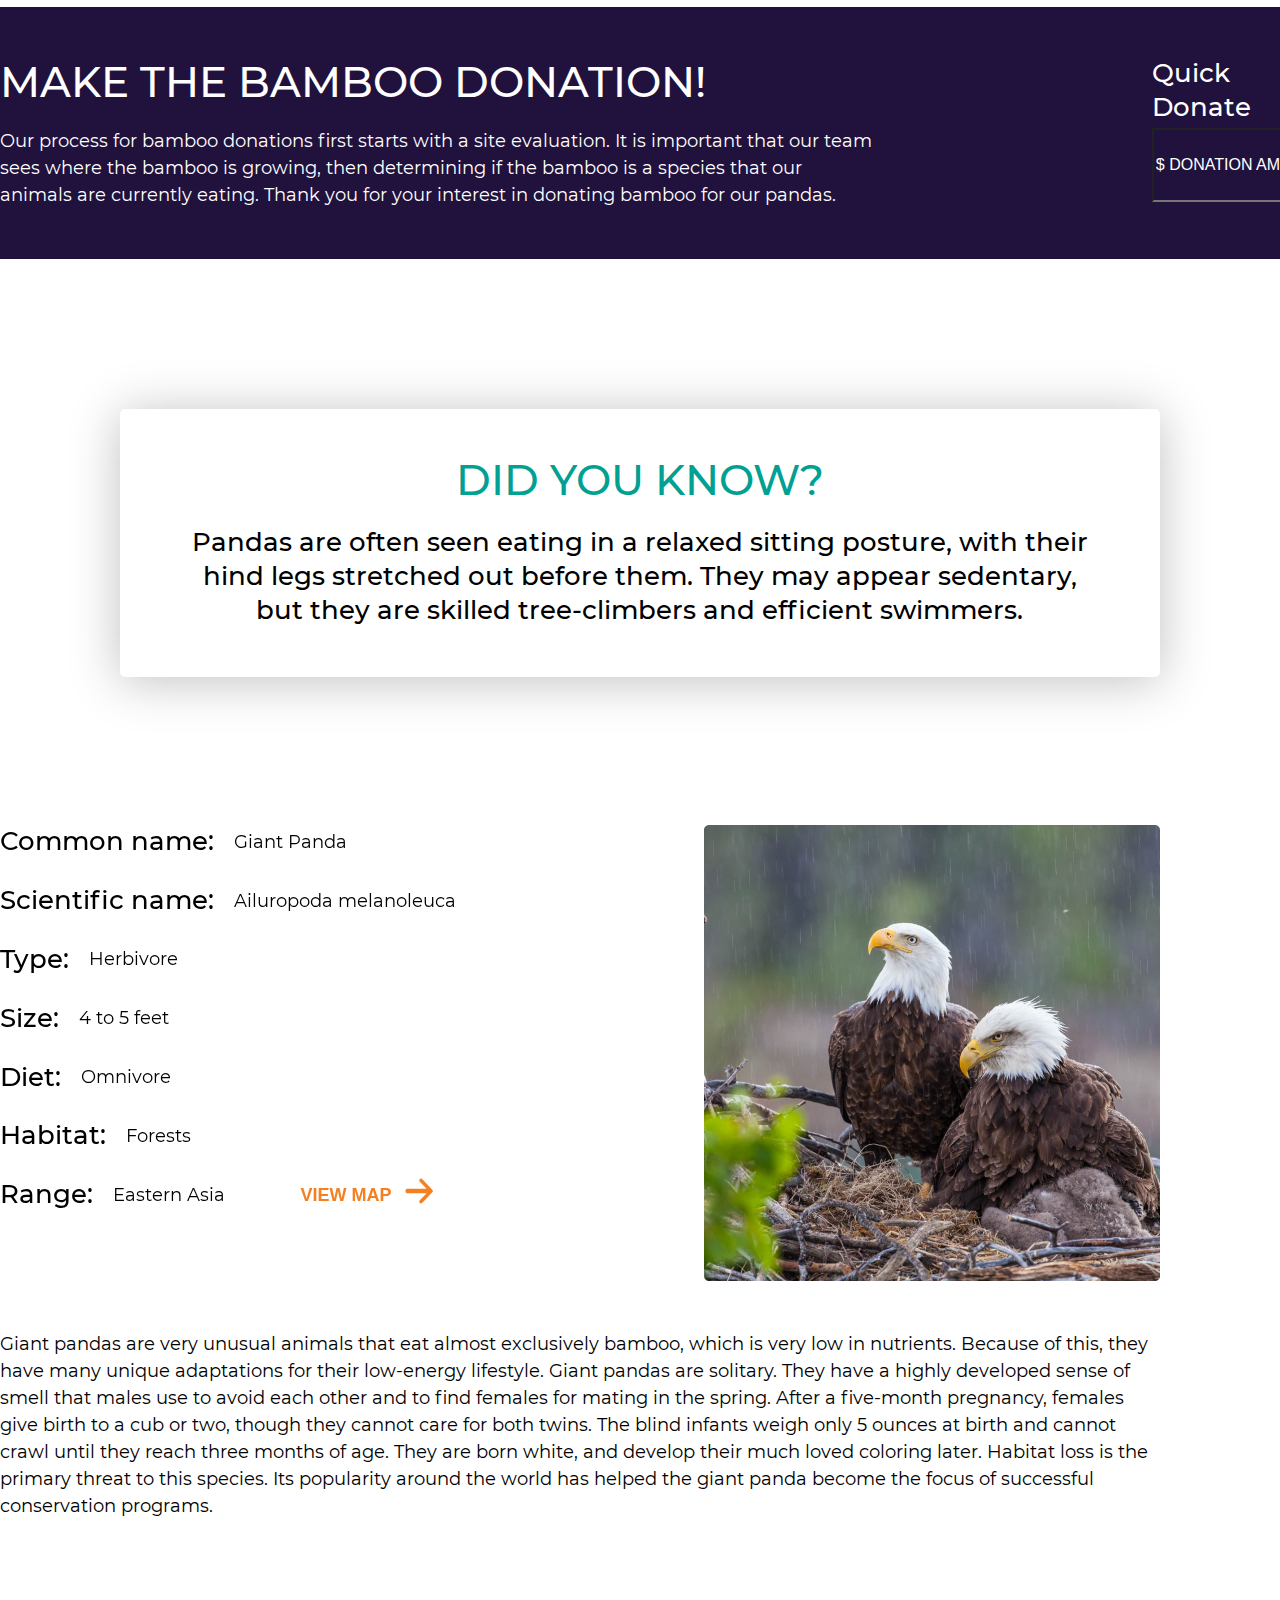
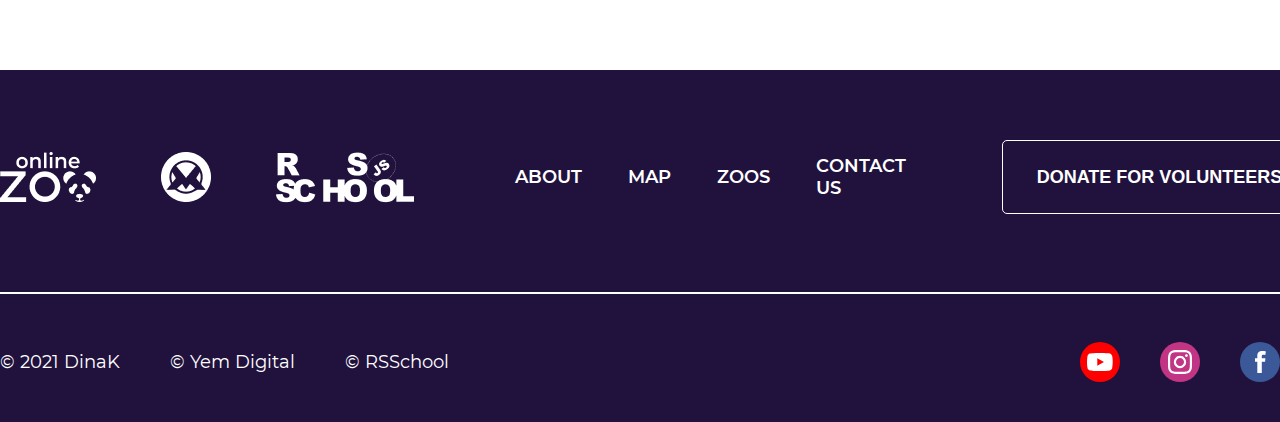
<file: pages/eagle.html>
<!DOCTYPE html>
<html lang="en">
<head>
    <meta charset="UTF-8">
    <meta http-equiv="X-UA-Compatible" content="IE=edge">
    <meta name="viewport" content="width=device-width, initial-scale=1.0">
    <title>Eagle</title>
    <link rel="stylesheet" href="../reset.css">
    <link rel="stylesheet" href="panda.css">
</head>
<body>
    <header class="header">
        <div class="wrapper">
         <div class="header__wrapper">
            <div class="header__logo">
              <a href="../index.html" class="header__logo">
                <img src="../assets/images/zoo-online.png" alt="zoo-online">
              </a>
            </div>
      
            <nav class="header__nav">
              <ul class="header__list">
                <li class="header__item">
                  <a href="../index.html" class="header__link ">About</a>
                </li>
                <li class="header__item">
                  <a href="map.html" class="header__link">map</a>
                </li>
                <li class="header__item">
                  <a href="eagle.html" class="header__link">Zoos</a>
                </li>
                <li class="header__item">
                  <a href="contact.html" class="header__link">Contact us</a>
                </li>
                <li class="header__item">
                  <a href="https://www.figma.com/file/lnK11foY8Aoa6oOlDXovVN/Online-ZOO-Project?node-id=1%3A138" class="header__link">Design</a>
                </li>
    
                <li class="header__ico-item ico-hide">
                  <a href="#!" class="header__link"><img src="../assets/icons/YouTube.svg" alt="YouTube"></a>
                </li>
                <li class="header__ico-item ico-hide">
                  <a href="#!" class="header__link"><img src="../assets/icons/Instagram.svg" alt="Instagram"></a>
                </li>
                <li class="header__ico-item ico-hide">
                  <a href="#!" class="header__link"><img src="../assets/icons/Facebook.svg" alt="Facebook"></a>
                </li>
              </ul>
              <div class="header__nav-close">
                <span class="header__nav-close-line"></span>
                <span class="header__nav-close-line"></span>
              </div>
              
            </nav>
            <div class="header__burger burger">
              <span class="burger__line burger__line_first"></span>
              <span class="burger__line burger__line_second"></span>
              <span class="burger__line burger__line_third"></span>
            </div>
              
            <!-- </nav> -->
         </div>
        </div>
      </header>
      
          
          <div class="wprapper-cam">
            
              <aside class="sidebar">
                <div class="sidebar-btn-first">
                  <div class="sidebar-img">
                    <img src="../assets/images/aside-LIVE-Badge.jpg" alt="aside-LIVE-Badge">
                  </div>
                  <div class="rigt-arrow">
                    <!-- <button class="btn-live-color">
                       -->
                    </button>
                    <img src="../assets/images/aside-right-arrow.png" alt="aside-right-arrow">
                    
                  </div>
                </div>
                
                <div class="sidebar-ico-1">
                  <div class="pikcha">
                   <!-- <div class="black-circle"> -->
                      <a href="panda.html">
                        <!-- <div class="white-cicle"> -->
                          <img   src="../assets/images/aside-Panda-1.png" alt="aside-Panda-1">
                        <!-- </div> -->
                      </a>
                    <!-- </div> -->
                  </div>
                  <div class="pikcha-1200-640-320">
                   <div class="panda-1200-640">
                      <a href="panda.html">
                          <img   src="../assets/images/Panda-1200-320.png" alt="aside-Panda-1">
                      </a>
                   </div>
                  </div>

                </div>
                
                <div class="sidebar-ico-2">
                  <a href=eagle.html>
                    <div class="orandge-pikcha-1">
                      <img src="../assets/images/aside-Eagle-1.png" alt="aside-Eagle-1">
                    </div>
                  </a>
                  <div class="pikcha-1200-640-320">
                    <div class="eagle-1200-640">
                       <a href="eagle.html">
                           <img   src="../assets/images/Eagle-1200-640.png" alt="aside-eagle-1">
                       </a>
                    </div>
                   </div>
                </div>
                
                <div class="sidebar-ico-1">
                  <a href="gorilla.html">
                    <div class="orandge-pikcha-2">
                      <img src="../assets/images/aside-Gorilla-1.png" alt="aside-gorilla-1">
                    </div>
                  </a>
                  <div class="pikcha-1200-640-320">
                    <div class="gorilla-1200-640">
                       <a href="gorilla.html">
                           <img   src="../assets/images/Gorilla-1200-640.png" alt="aside-gorilla-1">
                       </a>
                    </div>
                   </div>
                </div>
               
                <div class="sidebar-ico-2 ">
                  <a href="limur.html">
                    <div class="orandge-pikcha-3">
                      <img src="../assets/images/aside-Lemur-1.png" alt="aside-lemur-1">
                    </div>
                  </a>
                  <div class="pikcha-1200-640-320">
                    <div class="lemur-1200-640">
                       <a href="limur.html">
                           <img   src="../assets/images/Lemur-1200-640.png" alt="aside-lemur-1">
                       </a>
                    </div>
                   </div>
                </div>
                
                <div class="sidebar-btn-second">
                  <div class="sidebar-bottow-img">
                    <img src="../assets/images/aside-bottom-arrow.png" alt="aside-bottom-arrow">
                  </div>
                </div>
                
                
  
                
            </aside>
              <div class="wrapper wrap-320">
    
                  <section class="live-cams">
                     <div class="live-block">
                        <h2 class="live-cams__title">
                          Bald Eagle cams
                        </h2>
                        <button class="btn-pay">donate now</button>
                     </div>
                     <div class="player">
                      <iframe class="videos" src="https://www.youtube.com/embed/iWZ0BmJueVY" title="YouTube video player" frameborder="0" allow="accelerometer; autoplay; clipboard-write; encrypted-media; gyroscope; picture-in-picture" allowfullscreen></iframe>
                      
                     </div>
                     <h3 class="live-views">more live views </h3>
                     <div class="slider">
                       <div class="slider-left">
                         <button class="slider-left-btn"></button>
                       </div>
                       <div class="slider-main">
                         <div class="slider-frame interval">
                          <iframe class="interval"  src="https://www.youtube.com/embed/ySRMDsJoIzM" title="YouTube video player" frameborder="0" allow="accelerometer; autoplay; clipboard-write; encrypted-media; gyroscope; picture-in-picture" allowfullscreen></iframe>
                          
                         </div>
                         <div class="slider-frame interval">
                          <iframe  src="https://www.youtube.com/embed/iIAO4Htzn8M" title="YouTube video player" frameborder="0" allow="accelerometer; autoplay; clipboard-write; encrypted-media; gyroscope; picture-in-picture" allowfullscreen></iframe>
                          
                         </div>
                         <div class="slider-frame ">
                          <iframe   src="https://www.youtube.com/embed/DSehQsYU9h4" title="YouTube video player" frameborder="0" allow="accelerometer; autoplay; clipboard-write; encrypted-media; gyroscope; picture-in-picture" allowfullscreen></iframe>
                          
                         </div>
                       </div>
                       <div class="slider-right">
                         <button class="slider-right-btn"></button>
                       </div>
    
                     </div>
    
                  </section>
    
               
    
              </div>
          </div>
  
           
           
        
       
        <section class="donate">
          <div class="wrapper wrapp-1200">
            <div class="donat__tour">
              <h3 class="title__donat">
                make the Bamboo Donation!
              </h3>
              <p class="donat__right">Quick Donate</p>
             
              <p class="donat__text">Our process for bamboo donations first starts with a site evaluation. It is important that our team sees where the bamboo is growing, then determining if the bamboo is a species that our animals are currently eating. Thank 
                you for your interest in donating bamboo for our pandas.
             </p>
              
              <form class="donat__input">
                <input class="donat__input-item" type="number" placeholder="$ Donation Amount" max="9999">
                <input class="donat__button" value="" type="submit">
               
              </form>
            </div>
            
          </div>
        </section>
        <section class="know">
          <div class="wrapper wrapp-1200">
            <div class="know-block">
              <h3 class="know-title">did you know?</h3>
              
                <p class="know-text">Pandas are often seen eating in a relaxed sitting posture, with their hind legs stretched out before them. 
                  They may appear sedentary, but they are skilled tree-climbers and efficient swimmers.
                </p>
              
            </div>
            <div class="know-info">
              <div class="info-block">
                <div class="info-first__block">
                  <div class="tex-block-info m25">
                    <p class="inf">Common name:</p>
                    <p class="des">Giant Panda
                    </p>
                  </div>
                  <div class="tex-block-info m25">
                    <p class="inf">Scientific name:</p>
                    <p class="des">Ailuropoda melanoleuca
  
                    </p>
                  </div>
                  <div class="tex-block-info">
                    <p class="inf">Type:</p>
                    <p class="des">Herbivore
  
  
                    </p>
                  </div>
                  <div class="tex-block-info">
                    <p class="inf">Size:</p>
                    <p class="des">4 to 5 feet
  
                    </p>
                  </div>
                  <div class="tex-block-info">
                    <p class="inf">Diet:</p>
                    <p class="des">Omnivore
  
  
  
                    </p>
                  </div>
                  <div class="tex-block-info">
                    <p class="inf">Habitat:</p>
                    <p class="des">Forests
  
                    </p>
                  </div>
                  <div class="tex-block-info last-tex-block-info">
                    <p class="inf">Range:</p>
                    <p class="des">Eastern Asia</p>
                    
                      <button class="btn-inf ">VIEW map </button>
                      
                   
                  </div>
  
                </div>
                <div class="info-second__block">
                  <img src="../assets/images/eagle-640.jpg" alt="info-pand-page">
                </div>
                
              </div>
              <p class="info-big-desc">
                  Giant pandas are very unusual animals that eat almost exclusively bamboo, which is very low in nutrients. Because of this, they have many unique adaptations for their low-energy lifestyle. Giant pandas are solitary. They have a highly developed sense of smell that males use to avoid each other and to find females for mating in the spring. After a five-month pregnancy, females give birth to a cub or two, though they cannot care for both twins. The blind infants weigh only 5 ounces at birth and cannot crawl until they reach three months of age. They are born white, and develop their much loved coloring later. Habitat loss is the primary threat to this species. Its popularity around the world has helped the giant panda become the focus of successful conservation programs.
                </p>
  
            </div>
          </div>
        </section>
          

          <footer class="footer">
            <div class="wrapper wrapp-1200 wrapp-640">
              <div class="foter-second__block">
                <ul class="foter-ul">
                    <li class="foter-li">
                      <div class="foter-ico" data-tooltip="2021 DinaK">
                        <img src="../assets/images/Logo-footer.png"  alt="Logo-footer">
                      </div>
                    </li>
                    <li class="foter-li">
                      <div class="foter-ico" data-tooltip="Yem Digital">
                        <img src="../assets/images/Yem-footer.png"  alt="Logo-footer">
                      </div>
                    </li>
                    <li class="foter-li">
                      <div class="foter-ico foter-ico-last" data-tooltip="RSSchool">
                        <img src="../assets/images/rs_school_foter.png"  alt="Logo-footer">
                      </div>
                    </li>
                    <li class="foter-li">
                      <a href="../index.html" class="footer-link footer-second-link">About</a>
                    </li>
                    <li class="foter-li">
                      <a href="map.html" class="footer-link">map</a>
                    </li>
                    <li class="foter-li">
                      <a href="panda.html" class="footer-link">Zoos</a>
                    </li>
                    <li class="foter-li">
                      <a href="contact.html" class="footer-link footer-last-link">Contact us</a>
                    </li>
                    <li class="foter-li">
                      <div class="foter-btn">
                        <button class="btn0">
                          donate for volunteers
                        </button>
                      </div>
                    </li>
                </ul>
              </div>
              <hr class="footer-line">
              <div class="footer-last__block">
                <ul class="desc">
                  <li class="li-desc">
                    <p class="p-desc"  >
                      © 2021 DinaK 
                    </p>
                  </li>
                  <li class="li-desc">
                    <p class="p-desc p-640"  >
                      © Yem Digital 
                    </p>
                  </li>
                  <li class="li-desc">
                    <p class="p-desc"  >
                      © RSSchool 
                    </p>
                  </li>
                </ul>
                <ul class="foter-icon">
                  <li class="fot-ico fot-ico-first-640">
                    <a href="https://www.youtube.com/"><img src="../assets/icons/YouTube.svg" alt="YouTube"></a>
                  </li>
                  <li class="fot-ico">
                    <a href="https://www.instagram.com"><img src="../assets/icons/Instagram.svg" alt="Instagram"></a>
                  </li>
                  <li class="fot-ico">
                    <a href="https://facebook.com"><img src="../assets/icons/Facebook.svg" alt="Facebook"></a>
                  </li>
                </ul>
              </div>
      
            </div>
          </foter>
      

    <script src="../main.js"></script>
</body>

</html>
</file>
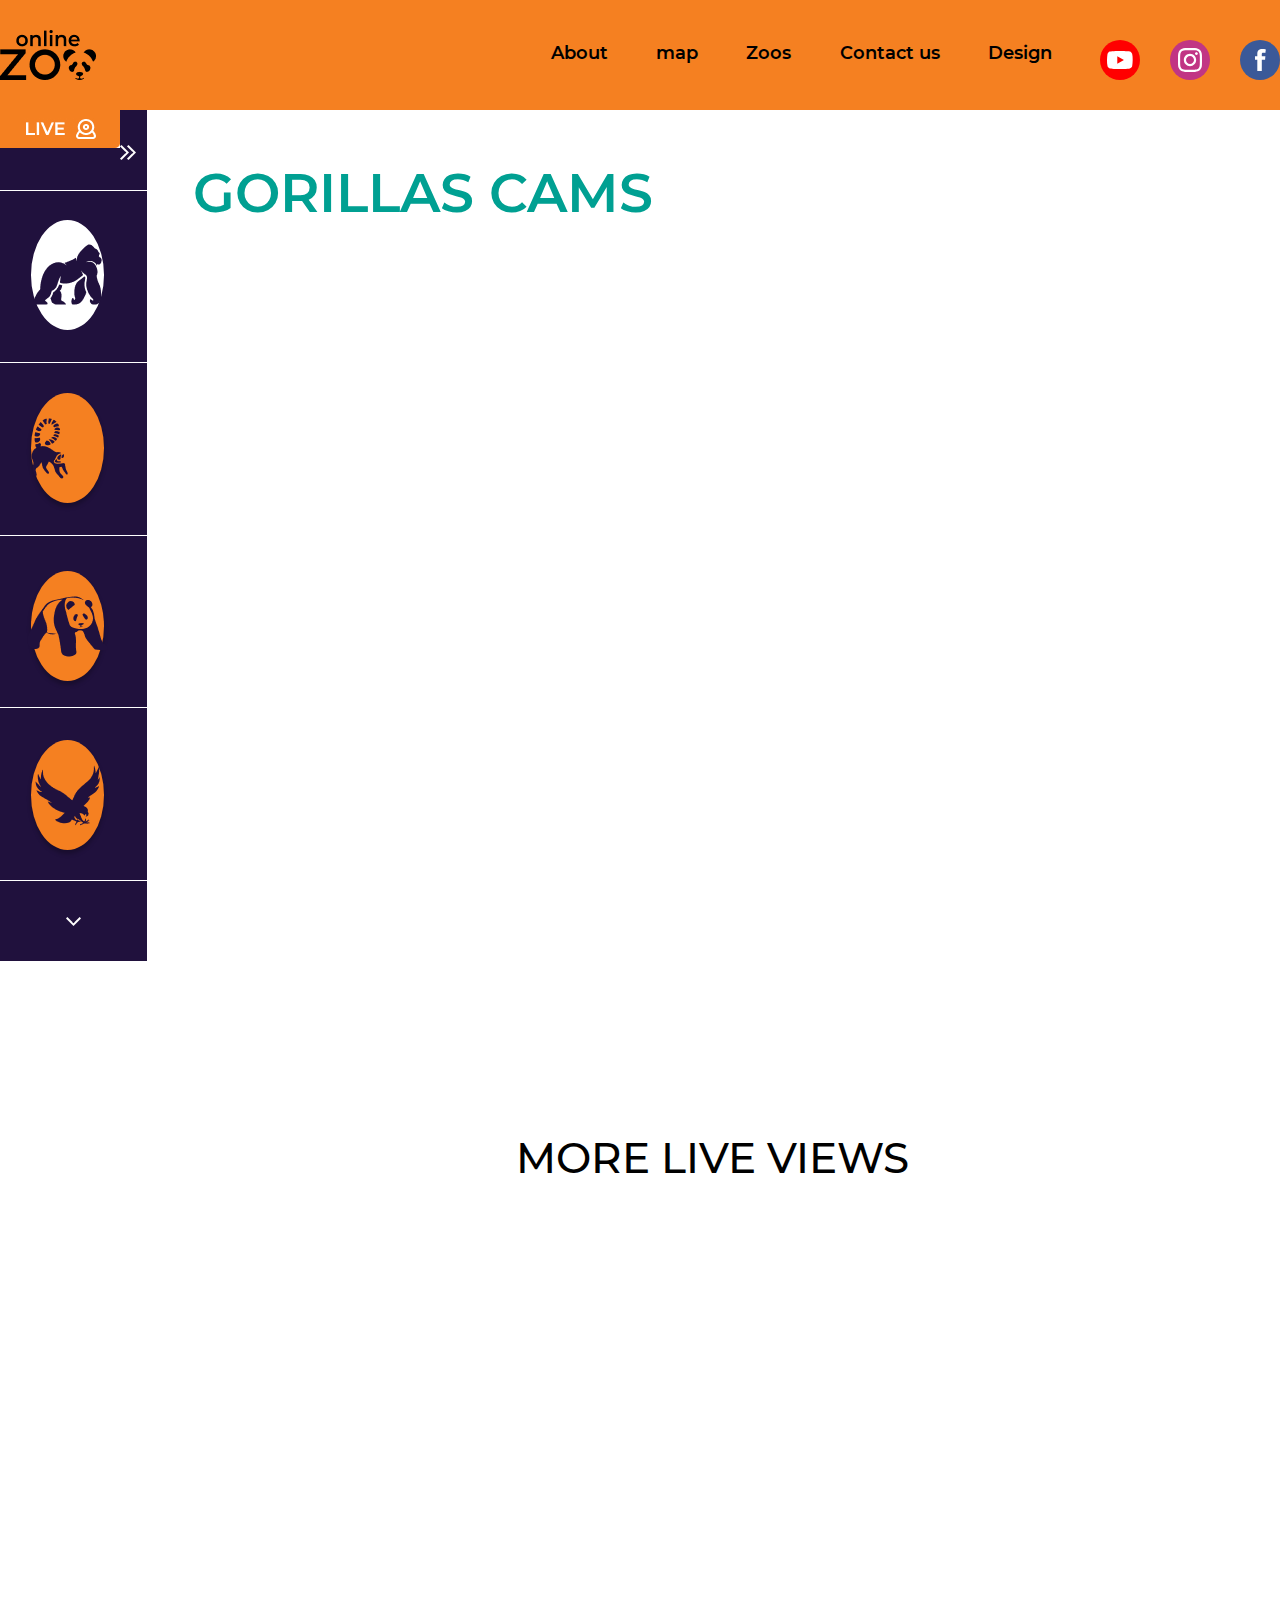
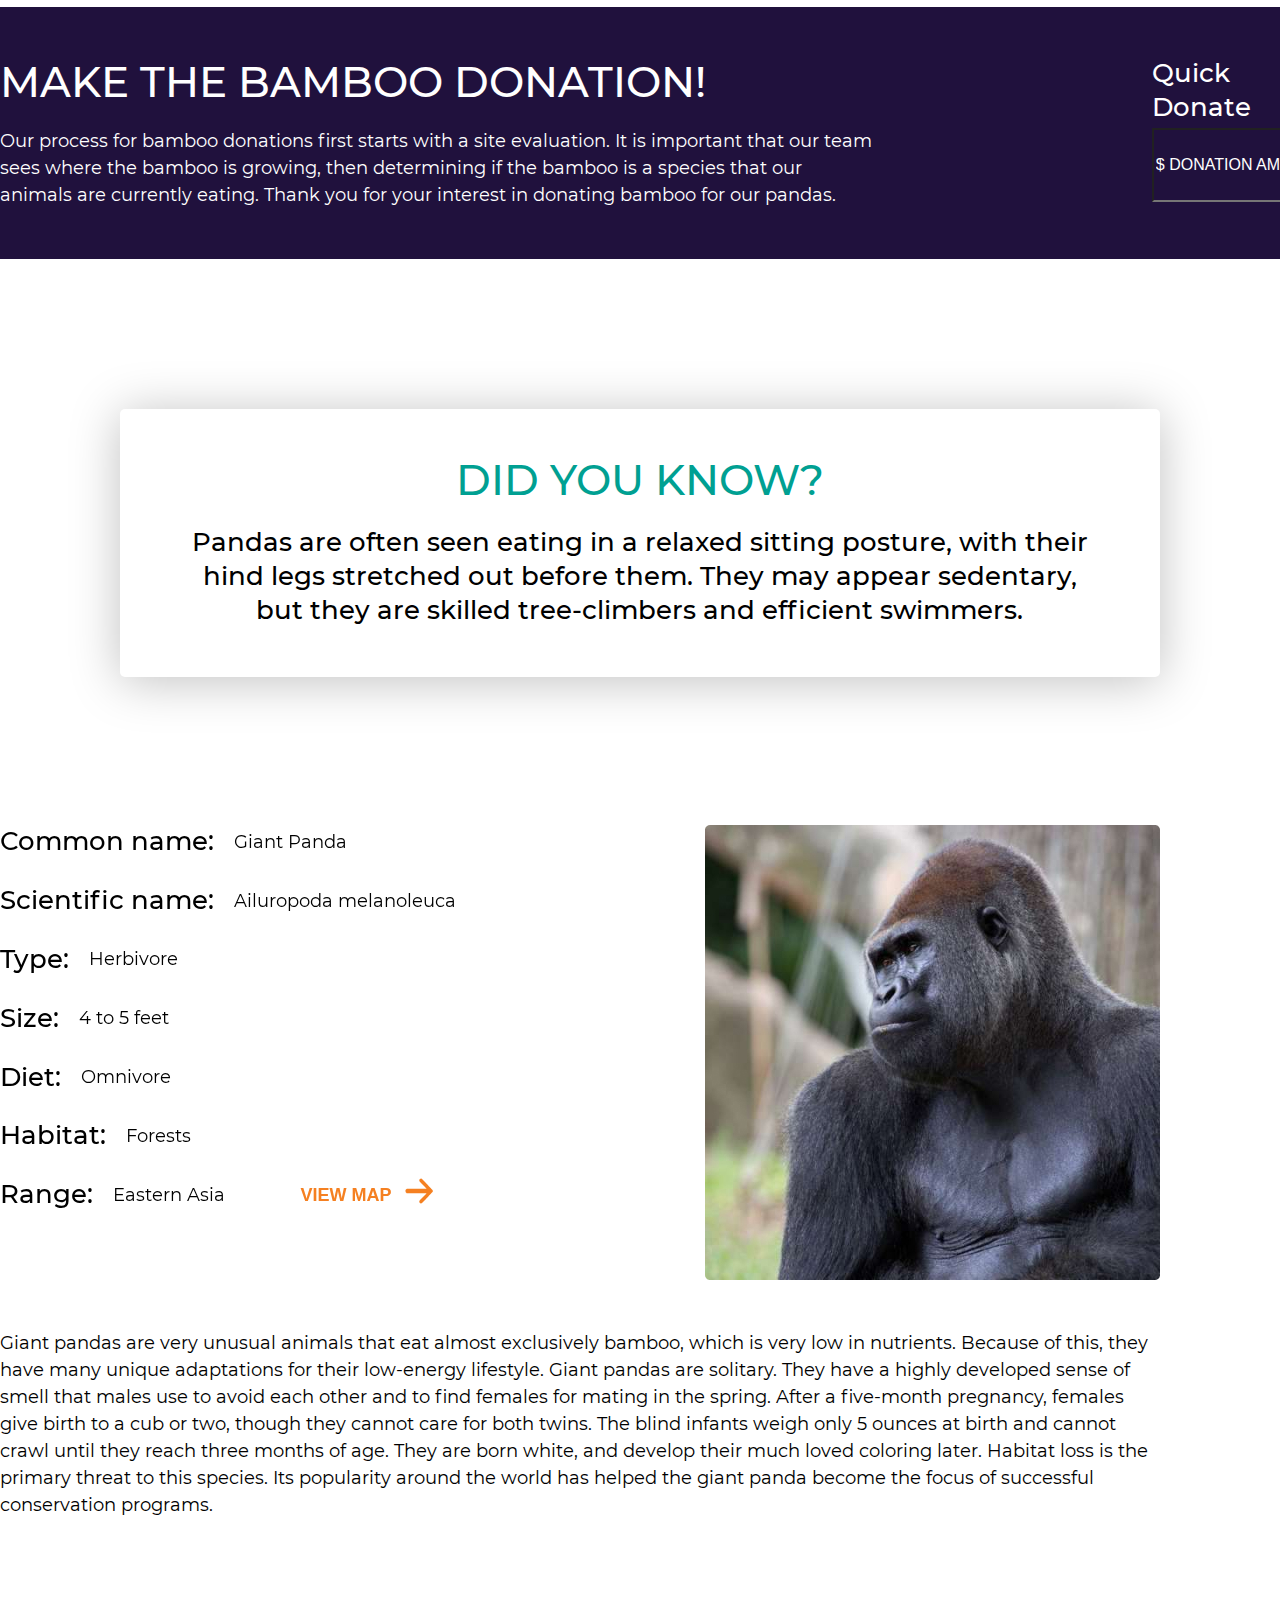
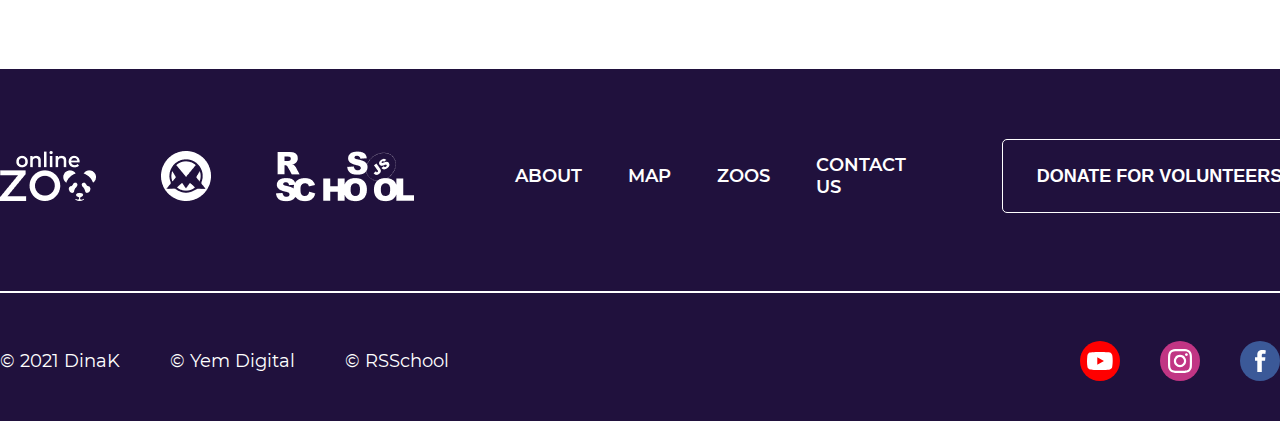
<file: pages/gorilla.html>
<!DOCTYPE html>
<html lang="en">
<head>
    <meta charset="UTF-8">
    <meta http-equiv="X-UA-Compatible" content="IE=edge">
    <meta name="viewport" content="width=device-width, initial-scale=1.0">
    <title>Panda</title>
    <link rel="stylesheet" href="../reset.css">
    <link rel="stylesheet" href="panda.css">
</head>
<body>
    <header class="header">
        <div class="wrapper">
         <div class="header__wrapper">
            <div class="header__logo">
              <a href="../index.html" class="header__logo">
                <img src="../assets/images/zoo-online.png" alt="zoo-online">
              </a>
            </div>
      
            <nav class="header__nav">
              <ul class="header__list">
                <li class="header__item">
                  <a href="../index.html" class="header__link ">About</a>
                </li>
                <li class="header__item">
                  <a href="map.html" class="header__link">map</a>
                </li>
                <li class="header__item">
                  <a href="gorilla.html" class="header__link">Zoos</a>
                </li>
                <li class="header__item">
                  <a href="contact.html" class="header__link">Contact us</a>
                </li>
                <li class="header__item">
                  <a href="https://www.figma.com/file/lnK11foY8Aoa6oOlDXovVN/Online-ZOO-Project?node-id=1%3A138" class="header__link">Design</a>
                </li>
    
                <li class="header__ico-item ico-hide">
                  <a href="#!" class="header__link"><img src="../assets/icons/YouTube.svg" alt="YouTube"></a>
                </li>
                <li class="header__ico-item ico-hide">
                  <a href="#!" class="header__link"><img src="../assets/icons/Instagram.svg" alt="Instagram"></a>
                </li>
                <li class="header__ico-item ico-hide">
                  <a href="#!" class="header__link"><img src="../assets/icons/Facebook.svg" alt="Facebook"></a>
                </li>
              </ul>
              <div class="header__nav-close">
                <span class="header__nav-close-line"></span>
                <span class="header__nav-close-line"></span>
              </div>
              
            </nav>
            <div class="header__burger burger">
              <span class="burger__line burger__line_first"></span>
              <span class="burger__line burger__line_second"></span>
              <span class="burger__line burger__line_third"></span>
            </div>
              
            <!-- </nav> -->
         </div>
        </div>
      </header>
      
          
          <div class="wprapper-cam">
            
              <aside class="sidebar">
                <div class="sidebar-btn-first">
                  <div class="sidebar-img">
                    <img src="../assets/images/aside-LIVE-Badge.jpg" alt="aside-LIVE-Badge">
                  </div>
                  <div class="rigt-arrow">
                    <!-- <button class="btn-live-color">
                       -->
                    </button>
                    <img src="../assets/images/aside-right-arrow.png" alt="aside-right-arrow">
                    
                  </div>
                </div>
                
                <div class="sidebar-ico-1">
                  <div class="pikcha">
                   <!-- <div class="black-circle"> -->
                      <a href="gorilla.html">
                        <!-- <div class="white-cicle"> -->
                          <img   src="../assets/images/aside-Gorilla-1.png" alt="aside-Gorilla-1">
                        <!-- </div> -->
                      </a>
                    <!-- </div> -->
                  </div>
                  <div class="pikcha-1200-640-320">
                   <div class="panda-1200-640">
                      <a href="gorilla.html">
                          <img   src="../assets/images/Gorilla-1200-640.png" alt="aside-Gorila-1">
                      </a>
                   </div>
                  </div>

                </div>
                
                <div class="sidebar-ico-2">
                  <a href=limur.html>
                    <div class="orandge-pikcha-1">
                      <img src="../assets/images/aside-Lemur-1.png" alt="aside-lemur-1">
                    </div>
                  </a>
                  <div class="pikcha-1200-640-320">
                    <div class="eagle-1200-640">
                       <a href="limur.html">
                           <img   src="../assets/images/Lemur-1200-640.png" alt="aside-lemur">
                       </a>
                    </div>
                   </div>
                </div>
                
                <div class="sidebar-ico-1">
                  <a href="panda.html">
                    <div class="orandge-pikcha-2">
                      <img src="../assets/images/aside-Panda-1.png" alt="aside-panda-1">
                    </div>
                  </a>
                  <div class="pikcha-1200-640-320">
                    <div class="gorilla-1200-640">
                       <a href="panda.html">
                           <img   src="../assets/images/Panda-1200-320.png" alt="aside-gorilla-1">
                       </a>
                    </div>
                   </div>
                </div>
               
                <div class="sidebar-ico-2 ">
                  <a href="eagle.html">
                    <div class="orandge-pikcha-3">
                      <img src="../assets/images/aside-Eagle-1.png" alt="aside-eagle-1">
                    </div>
                  </a>
                  <div class="pikcha-1200-640-320">
                    <div class="lemur-1200-640">
                       <a href="eagle.html">
                           <img   src="../assets/images/Eagle-1200-640.png" alt="aside-eagle-1">
                       </a>
                    </div>
                   </div>
                </div>
                
                <div class="sidebar-btn-second">
                  <div class="sidebar-bottow-img">
                    <img src="../assets/images/aside-bottom-arrow.png" alt="aside-bottom-arrow">
                  </div>
                </div>
                
                
  
                
            </aside>
              <div class="wrapper wrap-320">
    
                  <section class="live-cams">
                     <div class="live-block">
                        <h2 class="live-cams__title">
                          gorillas cams
                        </h2>
                        <button class="btn-pay">donate now</button>
                     </div>
                     <div class="player">
                      <iframe class="videos" src="https://www.youtube.com/embed/Y_ksdk27O8s" title="YouTube video player" frameborder="0" allow="accelerometer; autoplay; clipboard-write; encrypted-media; gyroscope; picture-in-picture" allowfullscreen></iframe>
                      
                      
                     </div>
                     <h3 class="live-views">more live views </h3>
                     <div class="slider">
                       <div class="slider-left">
                         <button class="slider-left-btn"></button>
                       </div>
                       <div class="slider-main">
                         <div class="slider-frame interval">
                          <iframe class="interval"  src="https://www.youtube.com/embed/ySRMDsJoIzM" title="YouTube video player" frameborder="0" allow="accelerometer; autoplay; clipboard-write; encrypted-media; gyroscope; picture-in-picture" allowfullscreen></iframe>
                          
                         </div>
                         <div class="slider-frame interval">
                          <iframe  src="https://www.youtube.com/embed/iIAO4Htzn8M" title="YouTube video player" frameborder="0" allow="accelerometer; autoplay; clipboard-write; encrypted-media; gyroscope; picture-in-picture" allowfullscreen></iframe>
                          
                         </div>
                         <div class="slider-frame ">
                          <iframe   src="https://www.youtube.com/embed/DSehQsYU9h4" title="YouTube video player" frameborder="0" allow="accelerometer; autoplay; clipboard-write; encrypted-media; gyroscope; picture-in-picture" allowfullscreen></iframe>
                          
                         </div>
                       </div>
                       <div class="slider-right">
                         <button class="slider-right-btn"></button>
                       </div>
    
                     </div>
    
                  </section>
    
               
    
              </div>
          </div>
  
           
           
        
       
        <section class="donate">
          <div class="wrapper wrapp-1200">
            <div class="donat__tour">
              <h3 class="title__donat">
                make the Bamboo Donation!
              </h3>
              <p class="donat__right">Quick Donate</p>
             
              <p class="donat__text">Our process for bamboo donations first starts with a site evaluation. It is important that our team sees where the bamboo is growing, then determining if the bamboo is a species that our animals are currently eating. Thank 
                you for your interest in donating bamboo for our pandas.
             </p>
              
              <form class="donat__input">
                <input class="donat__input-item" type="number" placeholder="$ Donation Amount" max="9999">
                <input class="donat__button" value="" type="submit">
               
              </form>
            </div>
            
          </div>
        </section>
        <section class="know">
          <div class="wrapper wrapp-1200">
            <div class="know-block">
              <h3 class="know-title">did you know?</h3>
              
                <p class="know-text">Pandas are often seen eating in a relaxed sitting posture, with their hind legs stretched out before them. 
                  They may appear sedentary, but they are skilled tree-climbers and efficient swimmers.
                </p>
              
            </div>
            <div class="know-info">
              <div class="info-block">
                <div class="info-first__block">
                  <div class="tex-block-info m25">
                    <p class="inf">Common name:</p>
                    <p class="des">Giant Panda
                    </p>
                  </div>
                  <div class="tex-block-info m25">
                    <p class="inf">Scientific name:</p>
                    <p class="des">Ailuropoda melanoleuca
  
                    </p>
                  </div>
                  <div class="tex-block-info">
                    <p class="inf">Type:</p>
                    <p class="des">Herbivore
  
  
                    </p>
                  </div>
                  <div class="tex-block-info">
                    <p class="inf">Size:</p>
                    <p class="des">4 to 5 feet
  
                    </p>
                  </div>
                  <div class="tex-block-info">
                    <p class="inf">Diet:</p>
                    <p class="des">Omnivore
  
  
  
                    </p>
                  </div>
                  <div class="tex-block-info">
                    <p class="inf">Habitat:</p>
                    <p class="des">Forests
  
                    </p>
                  </div>
                  <div class="tex-block-info last-tex-block-info">
                    <p class="inf">Range:</p>
                    <p class="des">Eastern Asia</p>
                    
                      <button class="btn-inf ">VIEW map </button>
                      
                   
                  </div>
  
                </div>
                <div class="info-second__block">
                  <img src="../assets/images/gorila-640.jpg" alt="info-gorilla-page">
                </div>
                
              </div>
              <p class="info-big-desc">
                  Giant pandas are very unusual animals that eat almost exclusively bamboo, which is very low in nutrients. Because of this, they have many unique adaptations for their low-energy lifestyle. Giant pandas are solitary. They have a highly developed sense of smell that males use to avoid each other and to find females for mating in the spring. After a five-month pregnancy, females give birth to a cub or two, though they cannot care for both twins. The blind infants weigh only 5 ounces at birth and cannot crawl until they reach three months of age. They are born white, and develop their much loved coloring later. Habitat loss is the primary threat to this species. Its popularity around the world has helped the giant panda become the focus of successful conservation programs.
                </p>
  
            </div>
          </div>
        </section>
          

          <footer class="footer">
            <div class="wrapper wrapp-1200 wrapp-640">
              <div class="foter-second__block">
                <ul class="foter-ul">
                    <li class="foter-li">
                      <div class="foter-ico" data-tooltip="2021 DinaK">
                        <img src="../assets/images/Logo-footer.png"  alt="Logo-footer">
                      </div>
                    </li>
                    <li class="foter-li">
                      <div class="foter-ico" data-tooltip="Yem Digital">
                        <img src="../assets/images/Yem-footer.png"  alt="Logo-footer">
                      </div>
                    </li>
                    <li class="foter-li">
                      <div class="foter-ico foter-ico-last" data-tooltip="RSSchool">
                        <img src="../assets/images/rs_school_foter.png"  alt="Logo-footer">
                      </div>
                    </li>
                    <li class="foter-li">
                      <a href="../index.html" class="footer-link footer-second-link">About</a>
                    </li>
                    <li class="foter-li">
                      <a href="map.html" class="footer-link">map</a>
                    </li>
                    <li class="foter-li">
                      <a href="panda.html" class="footer-link">Zoos</a>
                    </li>
                    <li class="foter-li">
                      <a href="contact.html" class="footer-link footer-last-link">Contact us</a>
                    </li>
                    <li class="foter-li">
                      <div class="foter-btn">
                        <button class="btn0">
                          donate for volunteers
                        </button>
                      </div>
                    </li>
                </ul>
              </div>
              <hr class="footer-line">
              <div class="footer-last__block">
                <ul class="desc">
                  <li class="li-desc">
                    <p class="p-desc"  >
                      © 2021 DinaK 
                    </p>
                  </li>
                  <li class="li-desc">
                    <p class="p-desc p-640"  >
                      © Yem Digital 
                    </p>
                  </li>
                  <li class="li-desc">
                    <p class="p-desc"  >
                      © RSSchool 
                    </p>
                  </li>
                </ul>
                <ul class="foter-icon">
                  <li class="fot-ico fot-ico-first-640">
                    <a href="https://www.youtube.com/"><img src="../assets/icons/YouTube.svg" alt="YouTube"></a>
                  </li>
                  <li class="fot-ico">
                    <a href="https://www.instagram.com"><img src="../assets/icons/Instagram.svg" alt="Instagram"></a>
                  </li>
                  <li class="fot-ico">
                    <a href="https://facebook.com"><img src="../assets/icons/Facebook.svg" alt="Facebook"></a>
                  </li>
                </ul>
              </div>
      
            </div>
          </foter>
      

    <script src="../main.js"></script>
</body>

</html>
</file>
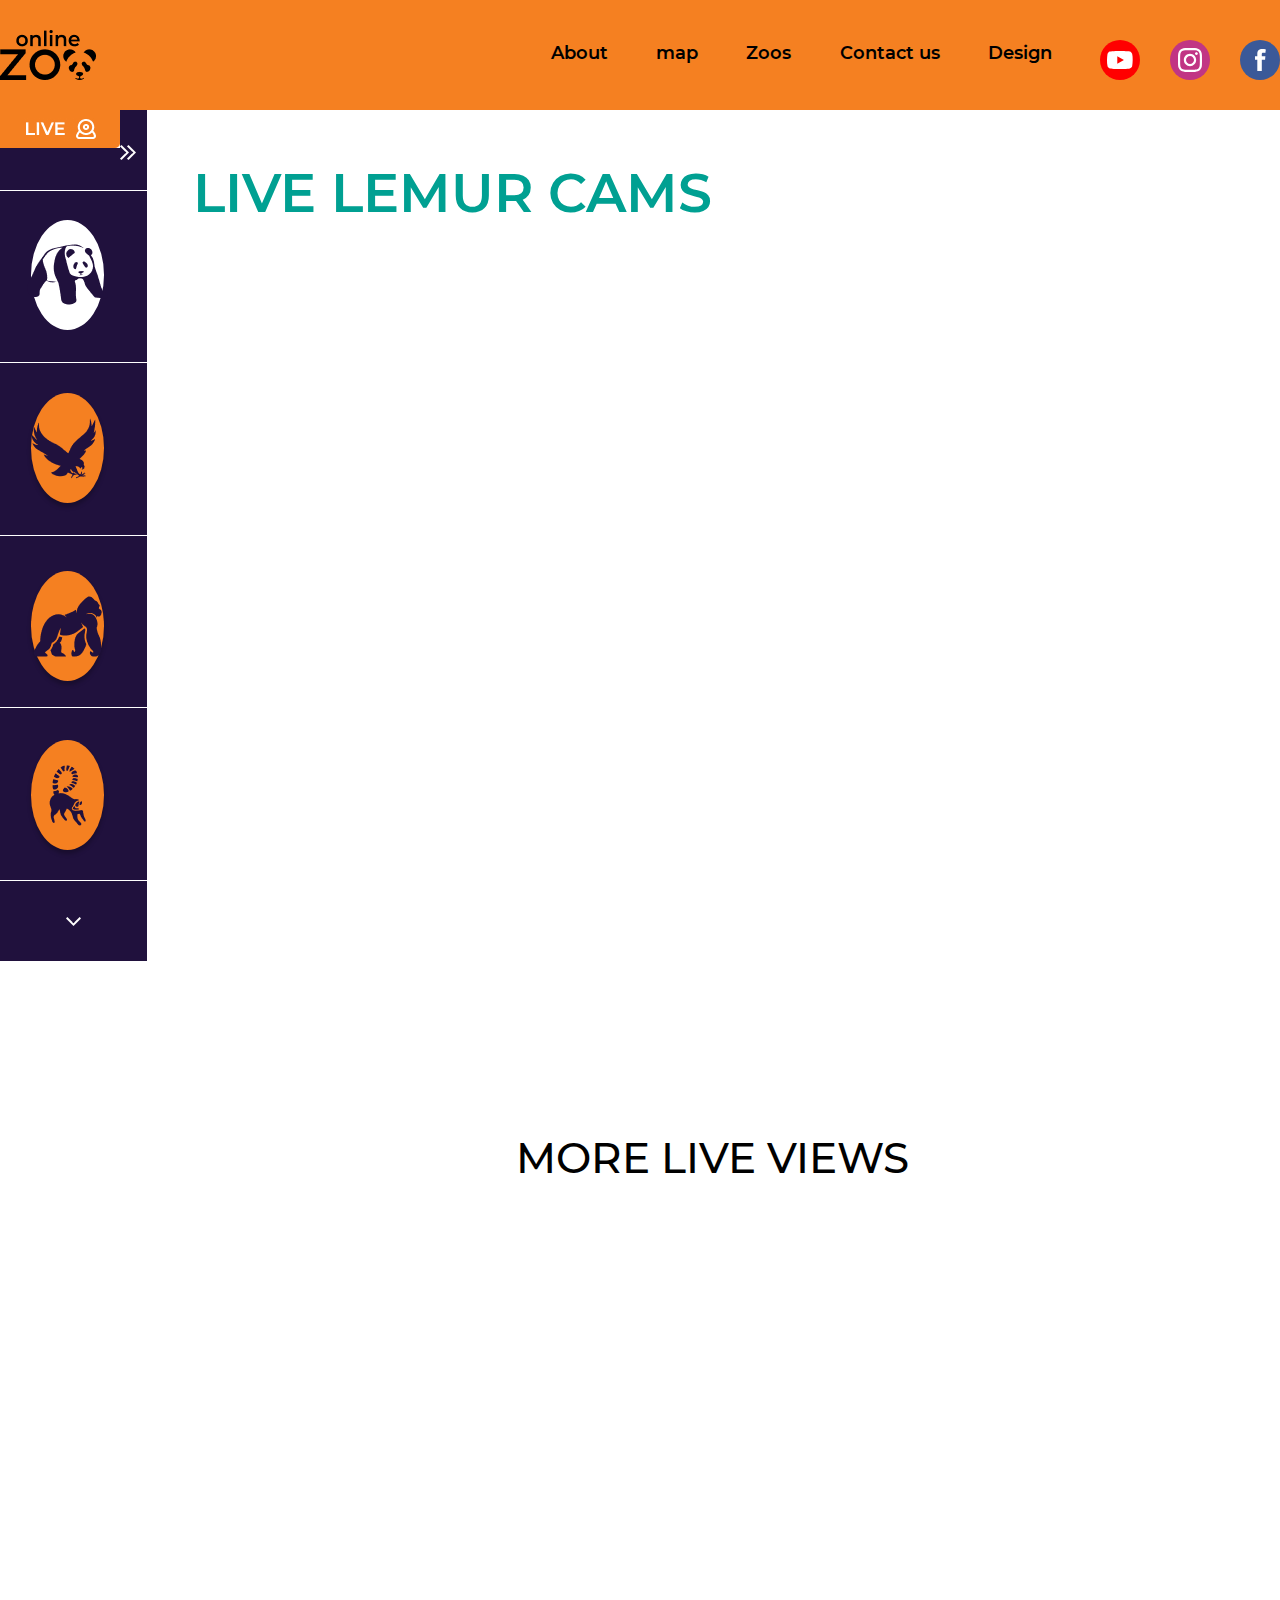
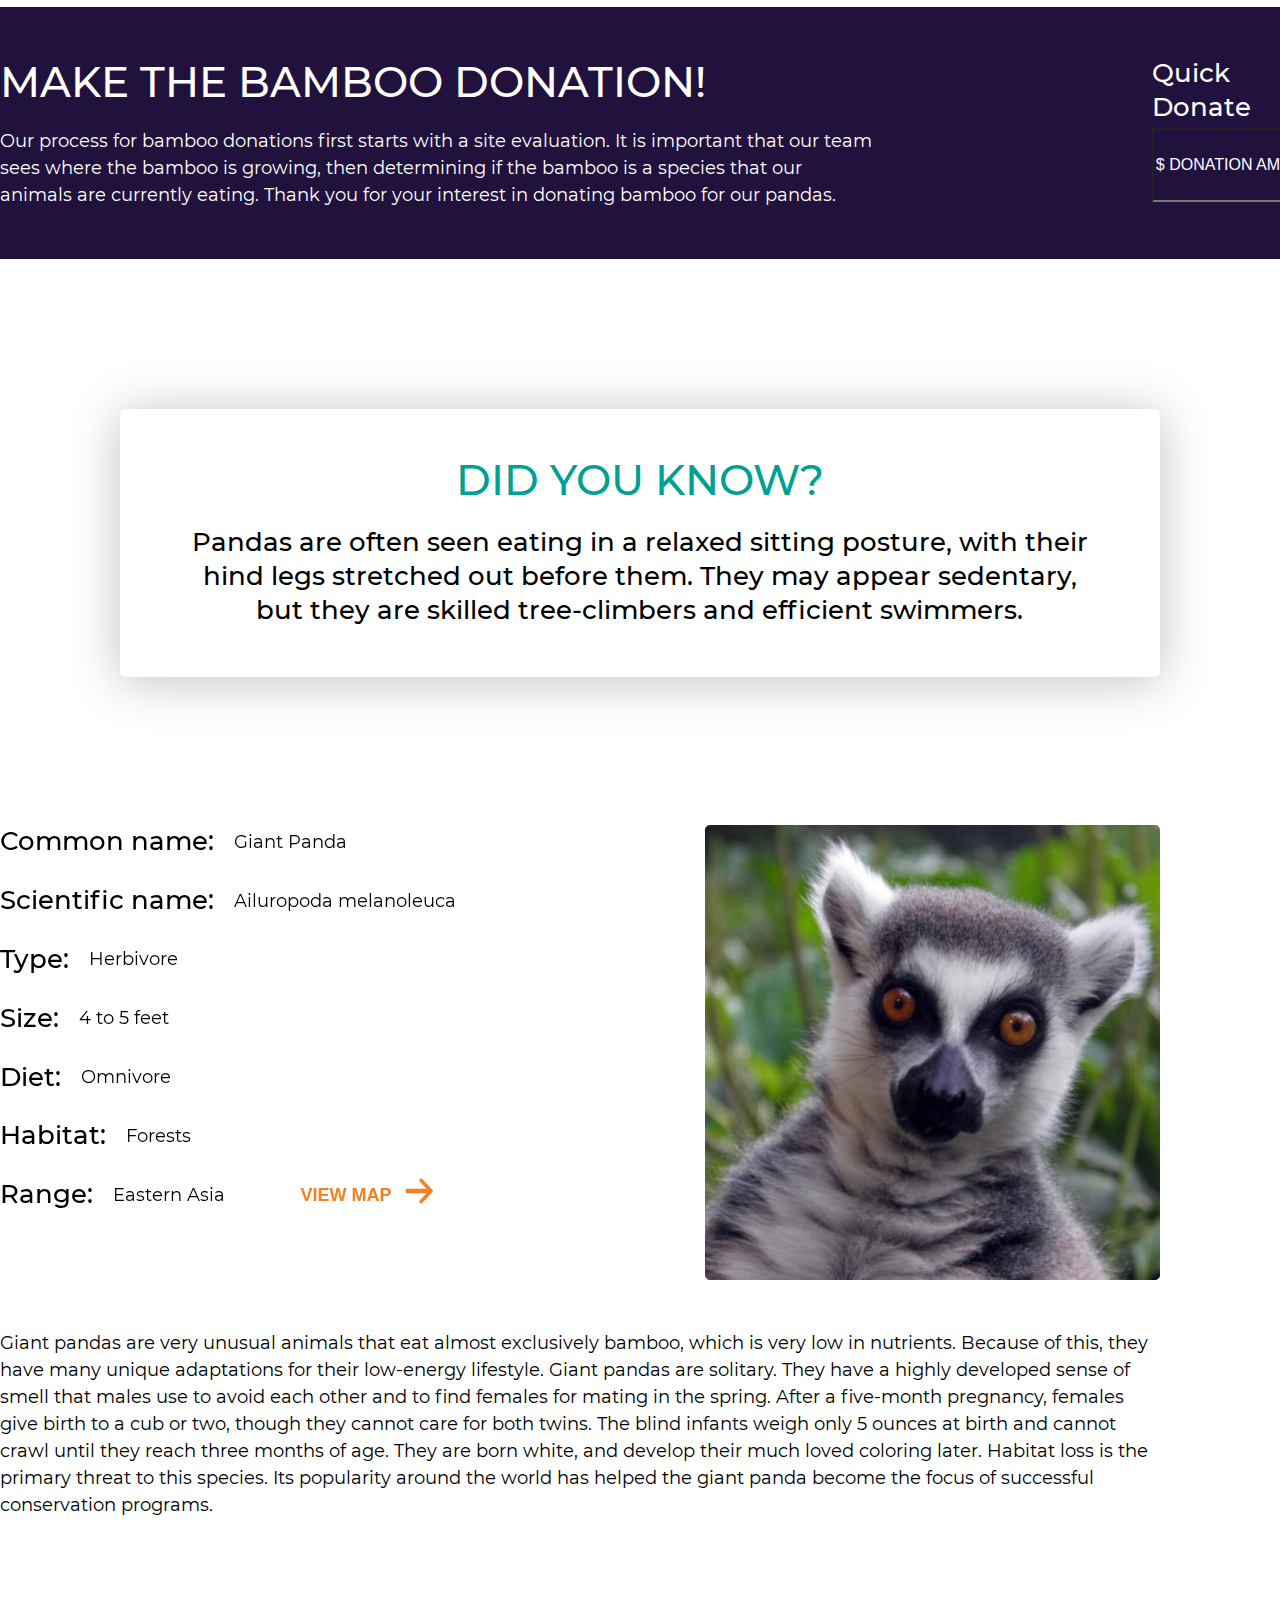
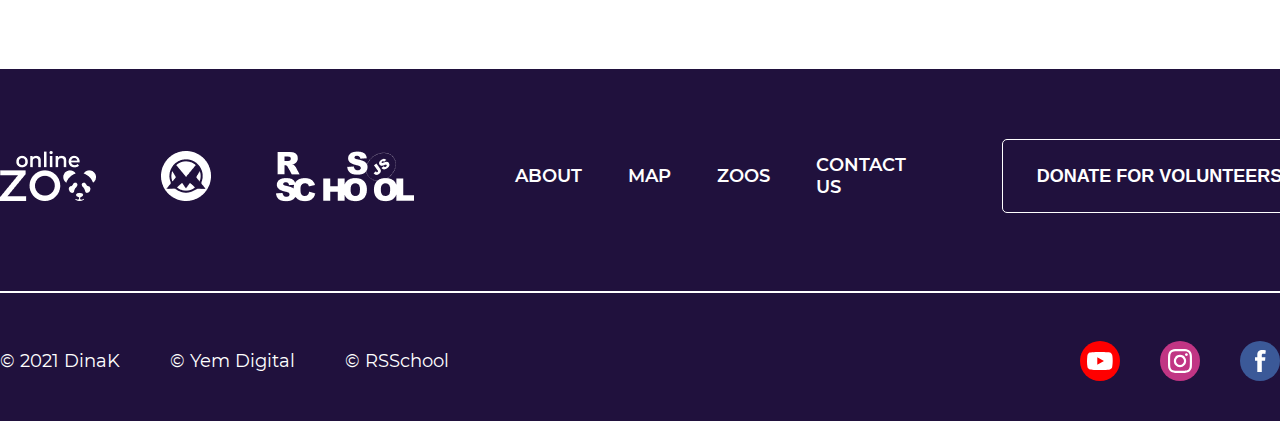
<file: pages/limur.html>
<!DOCTYPE html>
<html lang="en">
<head>
    <meta charset="UTF-8">
    <meta http-equiv="X-UA-Compatible" content="IE=edge">
    <meta name="viewport" content="width=device-width, initial-scale=1.0">
    <title>Panda</title>
    <link rel="stylesheet" href="../reset.css">
    <link rel="stylesheet" href="panda.css">
</head>
<body>
    <header class="header">
        <div class="wrapper">
         <div class="header__wrapper">
            <div class="header__logo">
              <a href="../index.html" class="header__logo">
                <img src="../assets/images/zoo-online.png" alt="zoo-online">
              </a>
            </div>
      
            <nav class="header__nav">
              <ul class="header__list">
                <li class="header__item">
                  <a href="../index.html" class="header__link ">About</a>
                </li>
                <li class="header__item">
                  <a href="map.html" class="header__link">map</a>
                </li>
                <li class="header__item">
                  <a href="panda.html" class="header__link">Zoos</a>
                </li>
                <li class="header__item">
                  <a href="contact.html" class="header__link">Contact us</a>
                </li>
                <li class="header__item">
                  <a href="https://www.figma.com/file/lnK11foY8Aoa6oOlDXovVN/Online-ZOO-Project?node-id=1%3A138" class="header__link">Design</a>
                </li>
    
                <li class="header__ico-item ico-hide">
                  <a href="#!" class="header__link"><img src="../assets/icons/YouTube.svg" alt="YouTube"></a>
                </li>
                <li class="header__ico-item ico-hide">
                  <a href="#!" class="header__link"><img src="../assets/icons/Instagram.svg" alt="Instagram"></a>
                </li>
                <li class="header__ico-item ico-hide">
                  <a href="#!" class="header__link"><img src="../assets/icons/Facebook.svg" alt="Facebook"></a>
                </li>
              </ul>
              <div class="header__nav-close">
                <span class="header__nav-close-line"></span>
                <span class="header__nav-close-line"></span>
              </div>
              
            </nav>
            <div class="header__burger burger">
              <span class="burger__line burger__line_first"></span>
              <span class="burger__line burger__line_second"></span>
              <span class="burger__line burger__line_third"></span>
            </div>
              
            <!-- </nav> -->
         </div>
        </div>
      </header>
      
          
          <div class="wprapper-cam">
            
              <aside class="sidebar">
                <div class="sidebar-btn-first">
                  <div class="sidebar-img">
                    <img src="../assets/images/aside-LIVE-Badge.jpg" alt="aside-LIVE-Badge">
                  </div>
                  <div class="rigt-arrow">
                    <!-- <button class="btn-live-color">
                       -->
                    </button>
                    <img src="../assets/images/aside-right-arrow.png" alt="aside-right-arrow">
                    
                  </div>
                </div>
                
                <div class="sidebar-ico-1">
                  <div class="pikcha">
                   <!-- <div class="black-circle"> -->
                      <a href="panda.html">
                        <!-- <div class="white-cicle"> -->
                          <img   src="../assets/images/aside-Panda-1.png" alt="aside-Panda-1">
                        <!-- </div> -->
                      </a>
                    <!-- </div> -->
                  </div>
                  <div class="pikcha-1200-640-320">
                   <div class="panda-1200-640">
                      <a href="panda.html">
                          <img   src="../assets/images/Panda-1200-320.png" alt="aside-Panda-1">
                      </a>
                   </div>
                  </div>

                </div>
                
                <div class="sidebar-ico-2">
                  <a href=eagle.html>
                    <div class="orandge-pikcha-1">
                      <img src="../assets/images/aside-Eagle-1.png" alt="aside-Eagle-1">
                    </div>
                  </a>
                  <div class="pikcha-1200-640-320">
                    <div class="eagle-1200-640">
                       <a href="eagle.html">
                           <img   src="../assets/images/Eagle-1200-640.png" alt="aside-eagle-1">
                       </a>
                    </div>
                   </div>
                </div>
                
                <div class="sidebar-ico-1">
                  <a href="gorilla.html">
                    <div class="orandge-pikcha-2">
                      <img src="../assets/images/aside-Gorilla-1.png" alt="aside-gorilla-1">
                    </div>
                  </a>
                  <div class="pikcha-1200-640-320">
                    <div class="gorilla-1200-640">
                       <a href="gorilla.html">
                           <img   src="../assets/images/Gorilla-1200-640.png" alt="aside-gorilla-1">
                       </a>
                    </div>
                   </div>
                </div>
               
                <div class="sidebar-ico-2 ">
                  <a href="limur.html">
                    <div class="orandge-pikcha-3">
                      <img src="../assets/images/aside-Lemur-1.png" alt="aside-lemur-1">
                    </div>
                  </a>
                  <div class="pikcha-1200-640-320">
                    <div class="lemur-1200-640">
                       <a href="limur.html">
                           <img   src="../assets/images/Lemur-1200-640.png" alt="aside-lemur-1">
                       </a>
                    </div>
                   </div>
                </div>
                
                <div class="sidebar-btn-second">
                  <div class="sidebar-bottow-img">
                    <img src="../assets/images/aside-bottom-arrow.png" alt="aside-bottom-arrow">
                  </div>
                </div>
                
                
  
                
            </aside>
              <div class="wrapper wrap-320">
    
                  <section class="live-cams">
                     <div class="live-block">
                        <h2 class="live-cams__title">
                          live lemur cams
                        </h2>
                        <button class="btn-pay">donate now</button>
                     </div>
                     <div class="player">
                      
                      <iframe class="videos" src="https://www.youtube.com/embed/vw2Spqhk4AY" title="YouTube video player" frameborder="0" allow="accelerometer; autoplay; clipboard-write; encrypted-media; gyroscope; picture-in-picture" allowfullscreen></iframe>
                     </div>
                     <h3 class="live-views">more live views </h3>
                     <div class="slider">
                       <div class="slider-left">
                         <button class="slider-left-btn"></button>
                       </div>
                       <div class="slider-main">
                         <div class="slider-frame interval">
                          <iframe class="interval"  src="https://www.youtube.com/embed/ySRMDsJoIzM" title="YouTube video player" frameborder="0" allow="accelerometer; autoplay; clipboard-write; encrypted-media; gyroscope; picture-in-picture" allowfullscreen></iframe>
                          
                         </div>
                         <div class="slider-frame interval">
                          <iframe  src="https://www.youtube.com/embed/iIAO4Htzn8M" title="YouTube video player" frameborder="0" allow="accelerometer; autoplay; clipboard-write; encrypted-media; gyroscope; picture-in-picture" allowfullscreen></iframe>
                          
                         </div>
                         <div class="slider-frame ">
                          <iframe   src="https://www.youtube.com/embed/DSehQsYU9h4" title="YouTube video player" frameborder="0" allow="accelerometer; autoplay; clipboard-write; encrypted-media; gyroscope; picture-in-picture" allowfullscreen></iframe>
                          
                         </div>
                       </div>
                       <div class="slider-right">
                         <button class="slider-right-btn"></button>
                       </div>
    
                     </div>
    
                  </section>
    
               
    
              </div>
          </div>
  
           
           
        
       
        <section class="donate">
          <div class="wrapper wrapp-1200">
            <div class="donat__tour">
              <h3 class="title__donat">
                make the Bamboo Donation!
              </h3>
              <p class="donat__right">Quick Donate</p>
             
              <p class="donat__text">Our process for bamboo donations first starts with a site evaluation. It is important that our team sees where the bamboo is growing, then determining if the bamboo is a species that our animals are currently eating. Thank 
                you for your interest in donating bamboo for our pandas.
             </p>
              
              <form class="donat__input">
                <input class="donat__input-item" type="number" placeholder="$ Donation Amount" max="9999">
                <input class="donat__button" value="" type="submit">
               
              </form>
            </div>
            
          </div>
        </section>
        <section class="know">
          <div class="wrapper wrapp-1200">
            <div class="know-block">
              <h3 class="know-title">did you know?</h3>
              
                <p class="know-text">Pandas are often seen eating in a relaxed sitting posture, with their hind legs stretched out before them. 
                  They may appear sedentary, but they are skilled tree-climbers and efficient swimmers.
                </p>
              
            </div>
            <div class="know-info">
              <div class="info-block">
                <div class="info-first__block">
                  <div class="tex-block-info m25">
                    <p class="inf">Common name:</p>
                    <p class="des">Giant Panda
                    </p>
                  </div>
                  <div class="tex-block-info m25">
                    <p class="inf">Scientific name:</p>
                    <p class="des">Ailuropoda melanoleuca
  
                    </p>
                  </div>
                  <div class="tex-block-info">
                    <p class="inf">Type:</p>
                    <p class="des">Herbivore
  
  
                    </p>
                  </div>
                  <div class="tex-block-info">
                    <p class="inf">Size:</p>
                    <p class="des">4 to 5 feet
  
                    </p>
                  </div>
                  <div class="tex-block-info">
                    <p class="inf">Diet:</p>
                    <p class="des">Omnivore
  
  
  
                    </p>
                  </div>
                  <div class="tex-block-info">
                    <p class="inf">Habitat:</p>
                    <p class="des">Forests
  
                    </p>
                  </div>
                  <div class="tex-block-info last-tex-block-info">
                    <p class="inf">Range:</p>
                    <p class="des">Eastern Asia</p>
                    
                      <button class="btn-inf ">VIEW map </button>
                      
                   
                  </div>
  
                </div>
                <div class="info-second__block">
                  <img src="../assets/images/lemur-640.jpg" alt="info-pand-page">
                </div>
                
              </div>
              <p class="info-big-desc">
                  Giant pandas are very unusual animals that eat almost exclusively bamboo, which is very low in nutrients. Because of this, they have many unique adaptations for their low-energy lifestyle. Giant pandas are solitary. They have a highly developed sense of smell that males use to avoid each other and to find females for mating in the spring. After a five-month pregnancy, females give birth to a cub or two, though they cannot care for both twins. The blind infants weigh only 5 ounces at birth and cannot crawl until they reach three months of age. They are born white, and develop their much loved coloring later. Habitat loss is the primary threat to this species. Its popularity around the world has helped the giant panda become the focus of successful conservation programs.
                </p>
  
            </div>
          </div>
        </section>
          

          <footer class="footer">
            <div class="wrapper wrapp-1200 wrapp-640">
              <div class="foter-second__block">
                <ul class="foter-ul">
                    <li class="foter-li">
                      <div class="foter-ico" data-tooltip="2021 DinaK">
                        <img src="../assets/images/Logo-footer.png"  alt="Logo-footer">
                      </div>
                    </li>
                    <li class="foter-li">
                      <div class="foter-ico" data-tooltip="Yem Digital">
                        <img src="../assets/images/Yem-footer.png"  alt="Logo-footer">
                      </div>
                    </li>
                    <li class="foter-li">
                      <div class="foter-ico foter-ico-last" data-tooltip="RSSchool">
                        <img src="../assets/images/rs_school_foter.png"  alt="Logo-footer">
                      </div>
                    </li>
                    <li class="foter-li">
                      <a href="../index.html" class="footer-link footer-second-link">About</a>
                    </li>
                    <li class="foter-li">
                      <a href="map.html" class="footer-link">map</a>
                    </li>
                    <li class="foter-li">
                      <a href="panda.html" class="footer-link">Zoos</a>
                    </li>
                    <li class="foter-li">
                      <a href="contact.html" class="footer-link footer-last-link">Contact us</a>
                    </li>
                    <li class="foter-li">
                      <div class="foter-btn">
                        <button class="btn0">
                          donate for volunteers
                        </button>
                      </div>
                    </li>
                </ul>
              </div>
              <hr class="footer-line">
              <div class="footer-last__block">
                <ul class="desc">
                  <li class="li-desc">
                    <p class="p-desc"  >
                      © 2021 DinaK 
                    </p>
                  </li>
                  <li class="li-desc">
                    <p class="p-desc p-640"  >
                      © Yem Digital 
                    </p>
                  </li>
                  <li class="li-desc">
                    <p class="p-desc"  >
                      © RSSchool 
                    </p>
                  </li>
                </ul>
                <ul class="foter-icon">
                  <li class="fot-ico fot-ico-first-640">
                    <a href="https://www.youtube.com/"><img src="../assets/icons/YouTube.svg" alt="YouTube"></a>
                  </li>
                  <li class="fot-ico">
                    <a href="https://www.instagram.com"><img src="../assets/icons/Instagram.svg" alt="Instagram"></a>
                  </li>
                  <li class="fot-ico">
                    <a href="https://facebook.com"><img src="../assets/icons/Facebook.svg" alt="Facebook"></a>
                  </li>
                </ul>
              </div>
      
            </div>
          </foter>
      

    <script src="../main.js"></script>
</body>

</html>
</file>
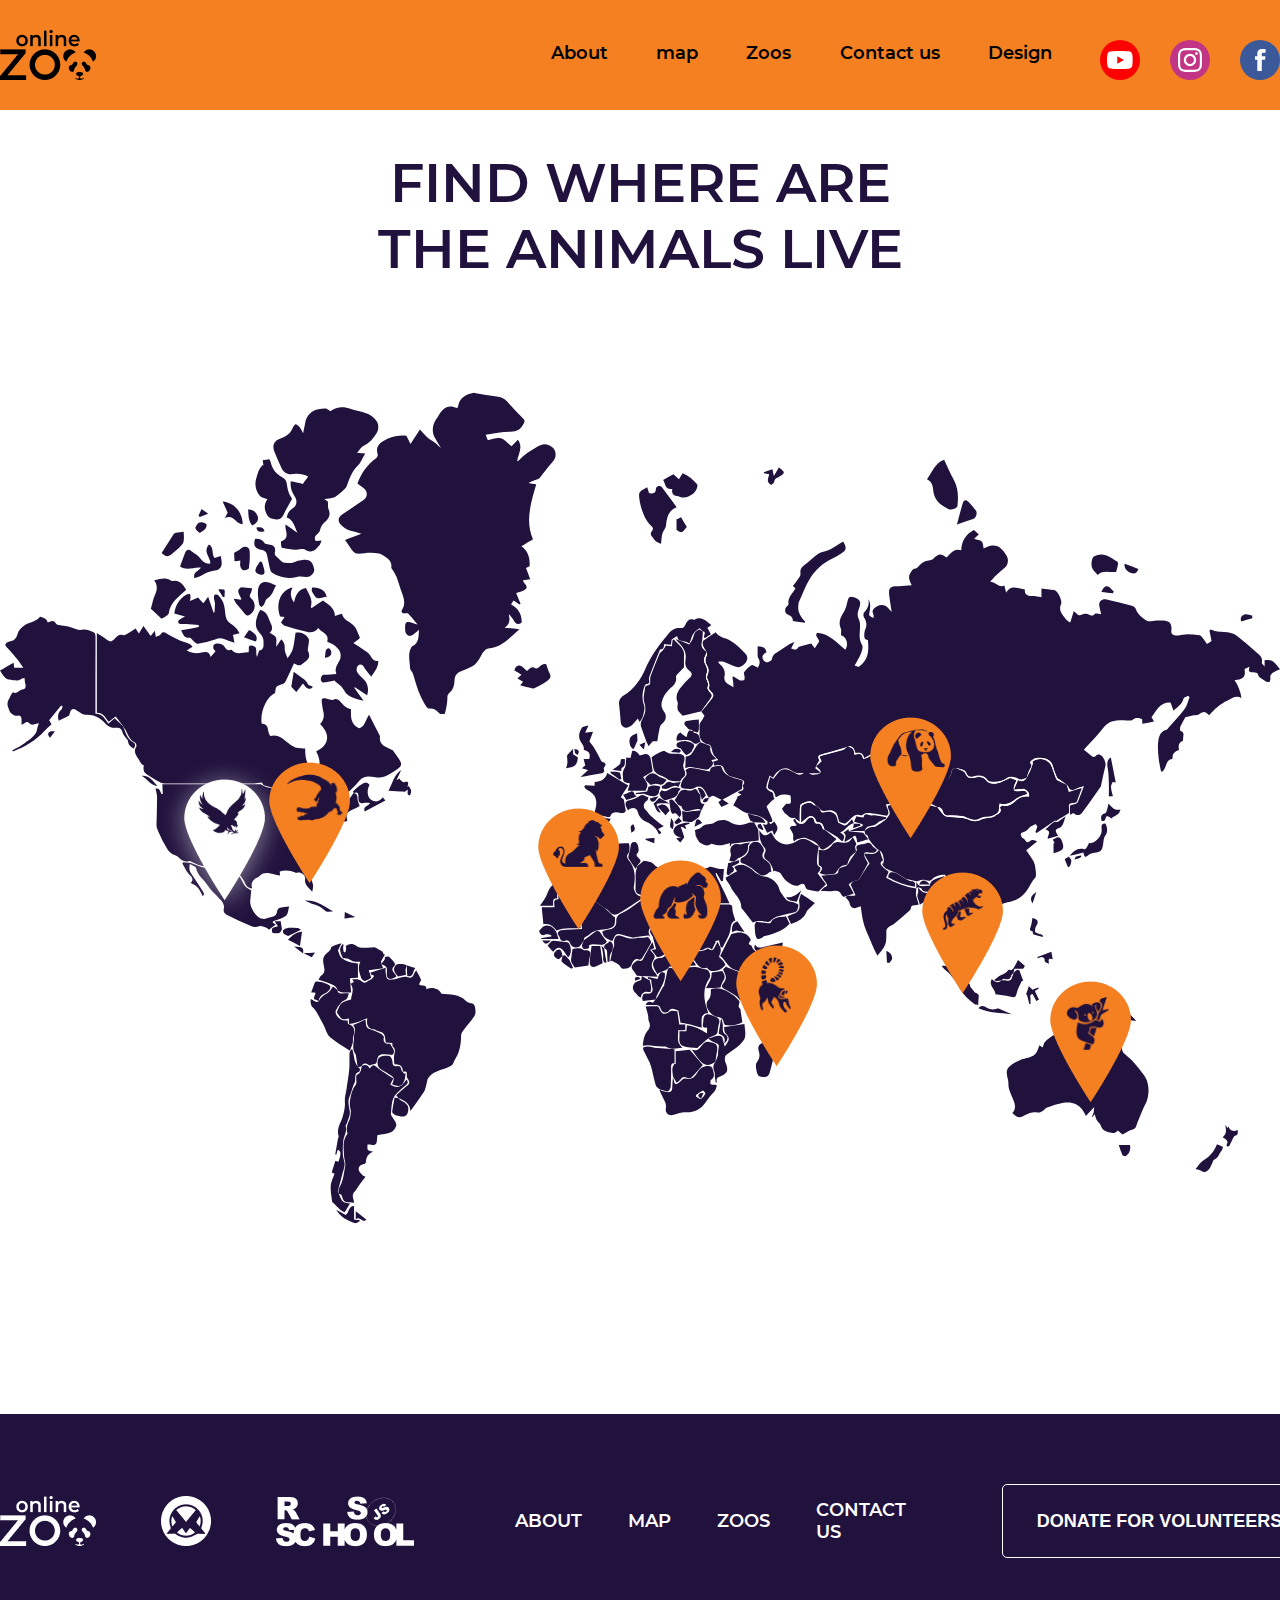
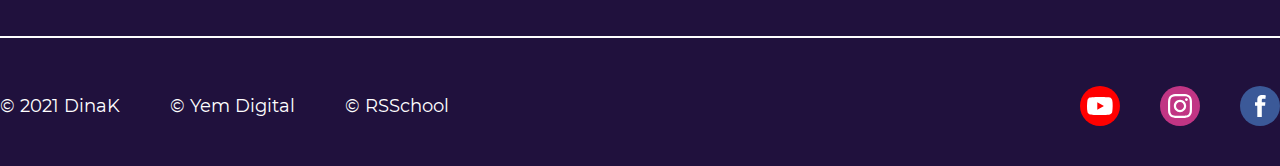
<file: pages/map.html>
<!DOCTYPE html>
<html lang="en">
<head>
    <meta charset="UTF-8">
    <meta http-equiv="X-UA-Compatible" content="IE=edge">
    <meta name="viewport" content="width=device-width, initial-scale=1.0">
    <title>Map</title>
    <link rel="stylesheet" href="../reset.css">
    <link rel="stylesheet" href="map.css">
</head>
<body>
    <header class="header">
        <div class="wrapper">
         <div class="header__wrapper">
            <div class="header__logo">
              <a href="../index.html" class="header__logo">
                <img src="../assets/images/zoo-online.png" alt="zoo-online">
              </a>
            </div>
      
            <nav class="header__nav">
              <ul class="header__list">
                <li class="header__item">
                  <a href="../index.html" class="header__link ">About</a>
                </li>
                <li class="header__item">
                  <a href="map.html" class="header__link">map</a>
                </li>
                <li class="header__item">
                  <a href="panda.html" class="header__link">Zoos</a>
                </li>
                <li class="header__item">
                  <a href="contact.html" class="header__link">Contact us</a>
                </li>
                <li class="header__item">
                  <a href="https://www.figma.com/file/lnK11foY8Aoa6oOlDXovVN/Online-ZOO-Project?node-id=1%3A138" class="header__link">Design</a>
                </li>
    
                <li class="header__ico-item">
                  <a href="https://www.youtube.com/" class="header__link"><img src="../assets/icons/YouTube.svg" alt="YouTube"></a>
                </li>
                <li class="header__ico-item">
                  <a href="https://www.instagram.com" class="header__link"><img src="../assets/icons/Instagram.svg" alt="Instagram"></a>
                </li>
                <li class="header__ico-item">
                  <a href="https://facebook.com" class="header__link"><img src="../assets/icons/Facebook.svg" alt="Facebook"></a>
                </li>
              </ul>
              <div class="header__nav-close">
                <span class="header__nav-close-line"></span>
                <span class="header__nav-close-line"></span>
              </div>
              
            </nav>
            <div class="header__burger burger">
              <span class="burger__line burger__line_first"></span>
              <span class="burger__line burger__line_second"></span>
              <span class="burger__line burger__line_third"></span>
            </div>
              
            
         </div>
        </div>
      </header>
      <div class="wrapper wrapp-1200">
        <div class="map-size">
          <div class="map-content">
              <h2 class="map-title">find where are the animals live</h2>
          </div>
          <div class="map" >
            <!-- <img src="../assets/icons/Map.svg" alt="map"> -->
            <a href="eagle.html">
              <div class="map-eagle" data-tooltip="Eagle lives in USA..." >
                <img  class="white-tag-eagle interactive tag-size" src="../assets/images/Tag-white.png" alt="Tag-white">
                <img class="eagle" src="../assets/images/aside-Eagle-1.png" alt="eagle">
              </div>
            </a>
  
            <a href ="gorilla.html">
              <div class="map-gorilla" data-tooltip="Gorilla lives in Africa...">
                <img  class="orange-tag-gorila interactive tag-size" src="../assets/icons/orange-tag.svg" alt="Tag-orang">
                <img  class="gorila" src="../assets/images/aside-Gorilla-1.png" alt="Gorilla">
              </div>
            </a>
            <a href="panda.html">
              <div class="map-panda" data-tooltip="Panda lives in China...">
                <img  class="orange-tag-panda interactive tag-size" src="../assets/images/Tag-orange.png" alt="Tag-orang">
                <img class="panda" src="../assets/images/aside-Panda-1.png" alt="panda">
              </div>
            </a>
            <a href="limur.html">
               <div class="map-lemur" data-tooltip="Limur lives in Madagaskar...">
                 <img  class="orange-tag-lemur interactive tag-size" src="../assets/images/Tag-orange.png" alt="Tag-orang">
                 <img class="Lemur" src="../assets/images/aside-Lemur-1.png" alt="Lemur">
                </div>
              </a>
            <div class="map-aligator" data-tooltip="Aligator lives in USA...">
                <img  class="orange-tag-aligator interactive tag-size" src="../assets/images/Tag-orange.png" alt="Tag-orang">
                <img class="aligator" src="../assets/images/Alligator.png" alt="aligator">
              
            </div>
            <div class="map-lion" data-tooltip="Lion lives in Africa...">
              <img  class="orange-tag-lion interactive tag-size" src="../assets/images/Tag-orange.png" alt="Tag-orang">
              <img class="Lion" src="../assets/images/Lion.png" alt="Lion">
            </div>
            <div class="map-tiger" data-tooltip="Tiger lives in Taiwan...">
              <img  class="orange-tag-tiger interactive tag-size" src="../assets/images/Tag-orange.png" alt="Tag-orang">
              <img class="tiger" src="../assets/images/tiger.png" alt="tiger">
            </div>
            <div class="map-coala" data-tooltip="Coala lives in Australia...">
              <img  class="orange-tag-coala interactive tag-size" src="../assets/images/Tag-orange.png" alt="Tag-orang">
              <img class="Coala" src="../assets/images/Coala.png" alt="Coala">
            </div>
  
          </div>
        </div>
      </div>
      <!-- <footer class="footer">
        <div class="wrapper">
          <div class="foter-second__block">
            <ul class="foter-ul">
                <li class="foter-li">
                  <div class="foter-ico" >
                    <img src="../assets/images/Logo-footer.png"  alt="Logo-footer">
                  </div>
                </li>
                <li class="foter-li">
                  <div class="foter-ico" >
                    <img src="../assets/images/Yem-footer.png"  alt="Logo-footer">
                  </div>
                </li>
                <li class="foter-li">
                  <div class="foter-ico" >
                    <img src="../assets/images/rs_school_foter.png"  alt="Logo-footer">
                  </div>
                </li>
                <li class="foter-li">
                  <a href="../index.html" class="footer-link footer-second-link">About</a>
                </li>
                <li class="foter-li">
                  <a href="map.html" class="footer-link">map</a>
                </li>
                <li class="foter-li">
                  <a href="panda.html" class="footer-link">Zoos</a>
                </li>
                <li class="foter-li">
                  <a href="contact.html" class="footer-link footer-last-link">Contact us</a>
                </li>
                <li class="foter-li">
                  <div class="foter-btn">
                    <button class="btn0">
                      donate for volunteers
                    </button>
                  </div>
                </li>
            </ul>
          </div>
          <hr class="footer-line">
          <div class="footer-last__block">
            <ul class="desc">
              <li class="li-desc">
                <p class="p-desc"  >
                  © 2021 DinaK 
                </p>
              </li>
              <li class="li-desc">
                <p class="p-desc"  >
                  © Yem Digital 
                </p>
              </li>
              <li class="li-desc">
                <p class="p-desc"  >
                  © RSSchool 
                </p>
              </li>
            </ul>
            <ul class="foter-icon">
              <li class="fot-ico">
                <a href="https://www.youtube.com/"><img src="../assets/icons/YouTube.svg" alt="YouTube"></a>
              </li>
              <li class="fot-ico">
                <a href="https://www.instagram.com"><img src="../assets/icons/Instagram.svg" alt="Instagram"></a>
              </li>
              <li class="fot-ico">
                <a href="https://facebook.com"><img src="../assets/icons/Facebook.svg" alt="Facebook"></a>
              </li>
            </ul>
          </div>
  
        </div>
      </footer> -->
      
      <footer class="footer">
        <div class="wrapper wrapp-1200 wrapp-640">
          <div class="foter-second__block">
            <ul class="foter-ul">
                <li class="foter-li">
                  <div class="foter-ico" >
                    <img src="../assets/images/Logo-footer.png"  alt="Logo-footer">
                  </div>
                </li>
                <li class="foter-li">
                  <div class="foter-ico" >
                    <img src="../assets/images/Yem-footer.png"  alt="Logo-footer">
                  </div>
                </li>
                <li class="foter-li">
                  <div class="foter-ico foter-ico-last" >
                    <img src="../assets/images/rs_school_foter.png"  alt="Logo-footer">
                  </div>
                </li>
                <li class="foter-li">
                  <a href="../index.html" class="footer-link footer-second-link">About</a>
                </li>
                <li class="foter-li">
                  <a href="map.html" class="footer-link">map</a>
                </li>
                <li class="foter-li">
                  <a href="panda.html" class="footer-link">Zoos</a>
                </li>
                <li class="foter-li">
                  <a href="contact.html" class="footer-link footer-last-link">Contact us</a>
                </li>
                <li class="foter-li">
                  <div class="foter-btn">
                    <button class="btn0">
                      donate for volunteers
                    </button>
                  </div>
                </li>
            </ul>
          </div>
          <hr class="footer-line">
          <div class="footer-last__block">
            <ul class="desc">
              <li class="li-desc">
                <p class="p-desc"  >
                  © 2021 DinaK 
                </p>
              </li>
              <li class="li-desc">
                <p class="p-desc p-640"  >
                  © Yem Digital 
                </p>
              </li>
              <li class="li-desc">
                <p class="p-desc"  >
                  © RSSchool 
                </p>
              </li>
            </ul>
            <ul class="foter-icon">
              <li class="fot-ico fot-ico-first-640">
                <a href="https://www.youtube.com/"><img src="../assets/icons/YouTube.svg" alt="YouTube"></a>
              </li>
              <li class="fot-ico">
                <a href="https://www.instagram.com"><img src="../assets/icons/Instagram.svg" alt="Instagram"></a>
              </li>
              <li class="fot-ico">
                <a href="https://facebook.com"><img src="../assets/icons/Facebook.svg" alt="Facebook"></a>
              </li>
            </ul>
          </div>
  
        </div>
      </foter>
  

      

      <script src="../main.js"></script>
</body>

</html>
</file>
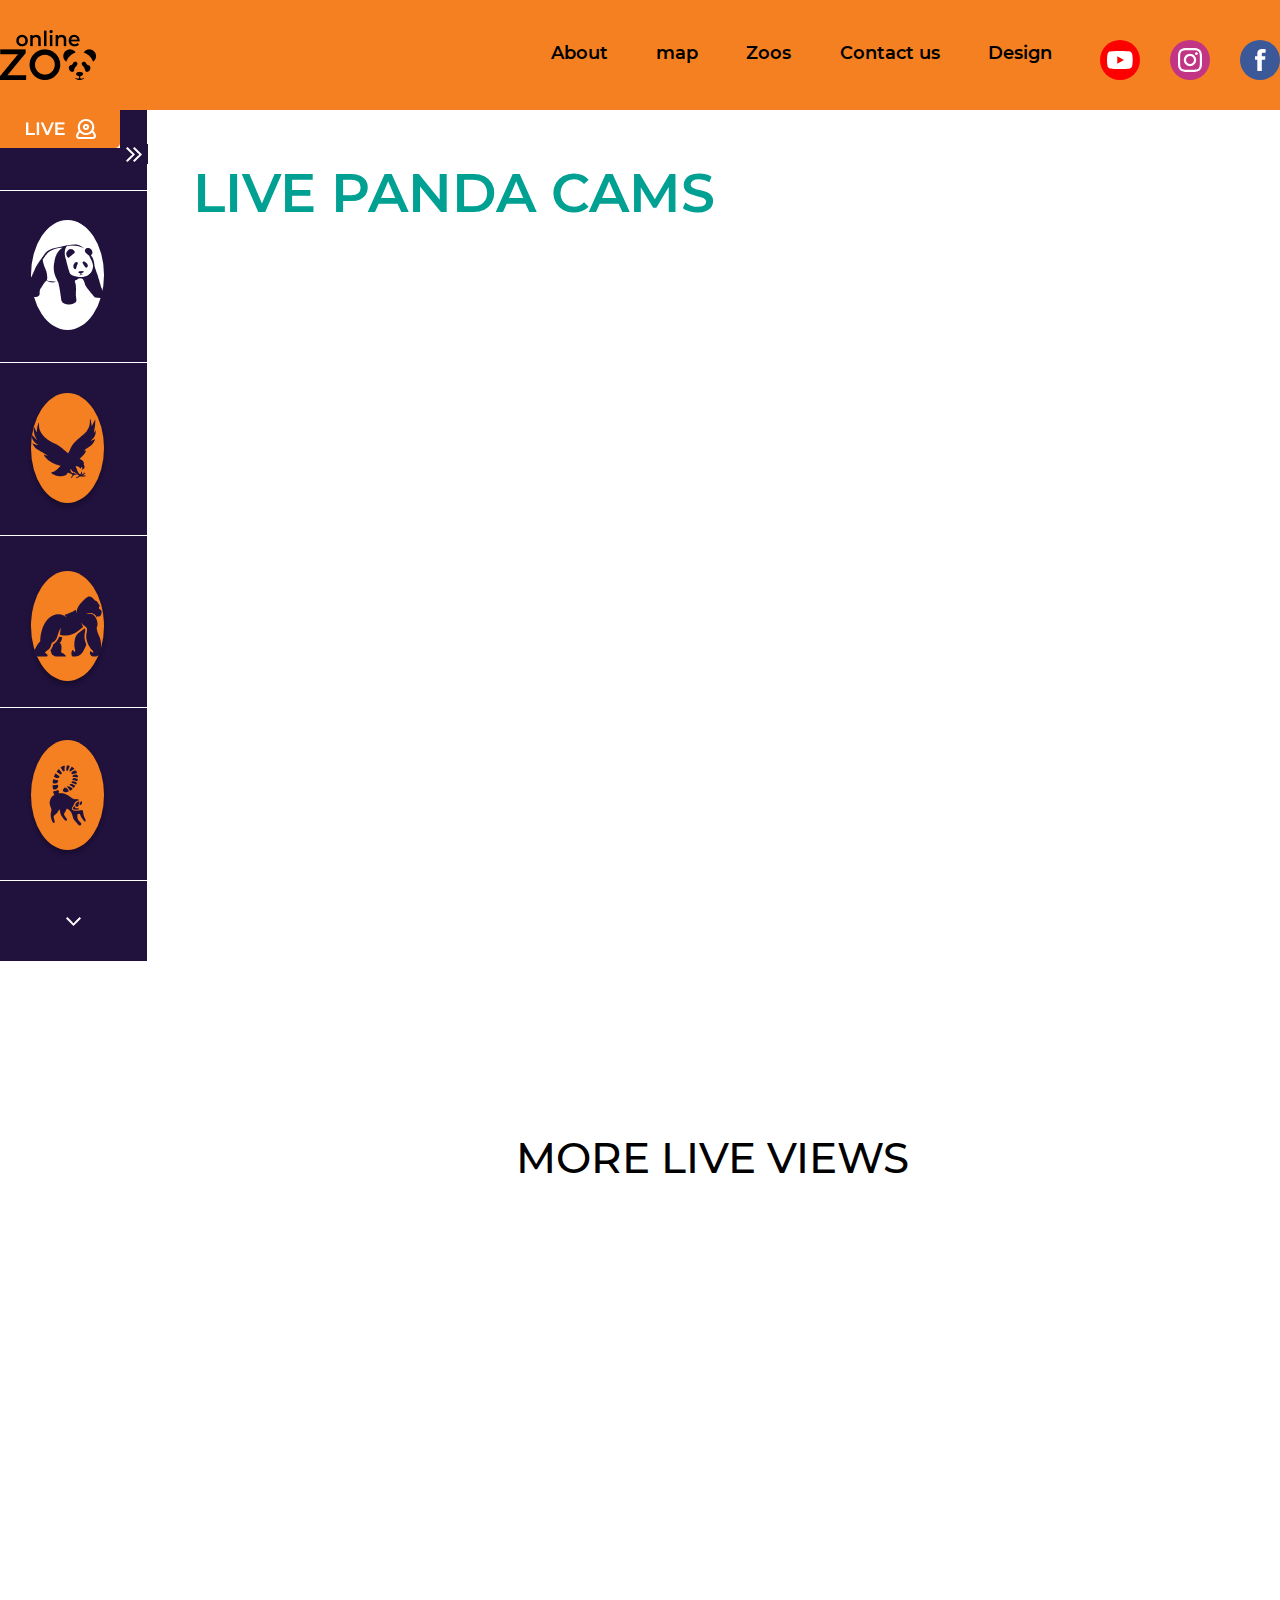
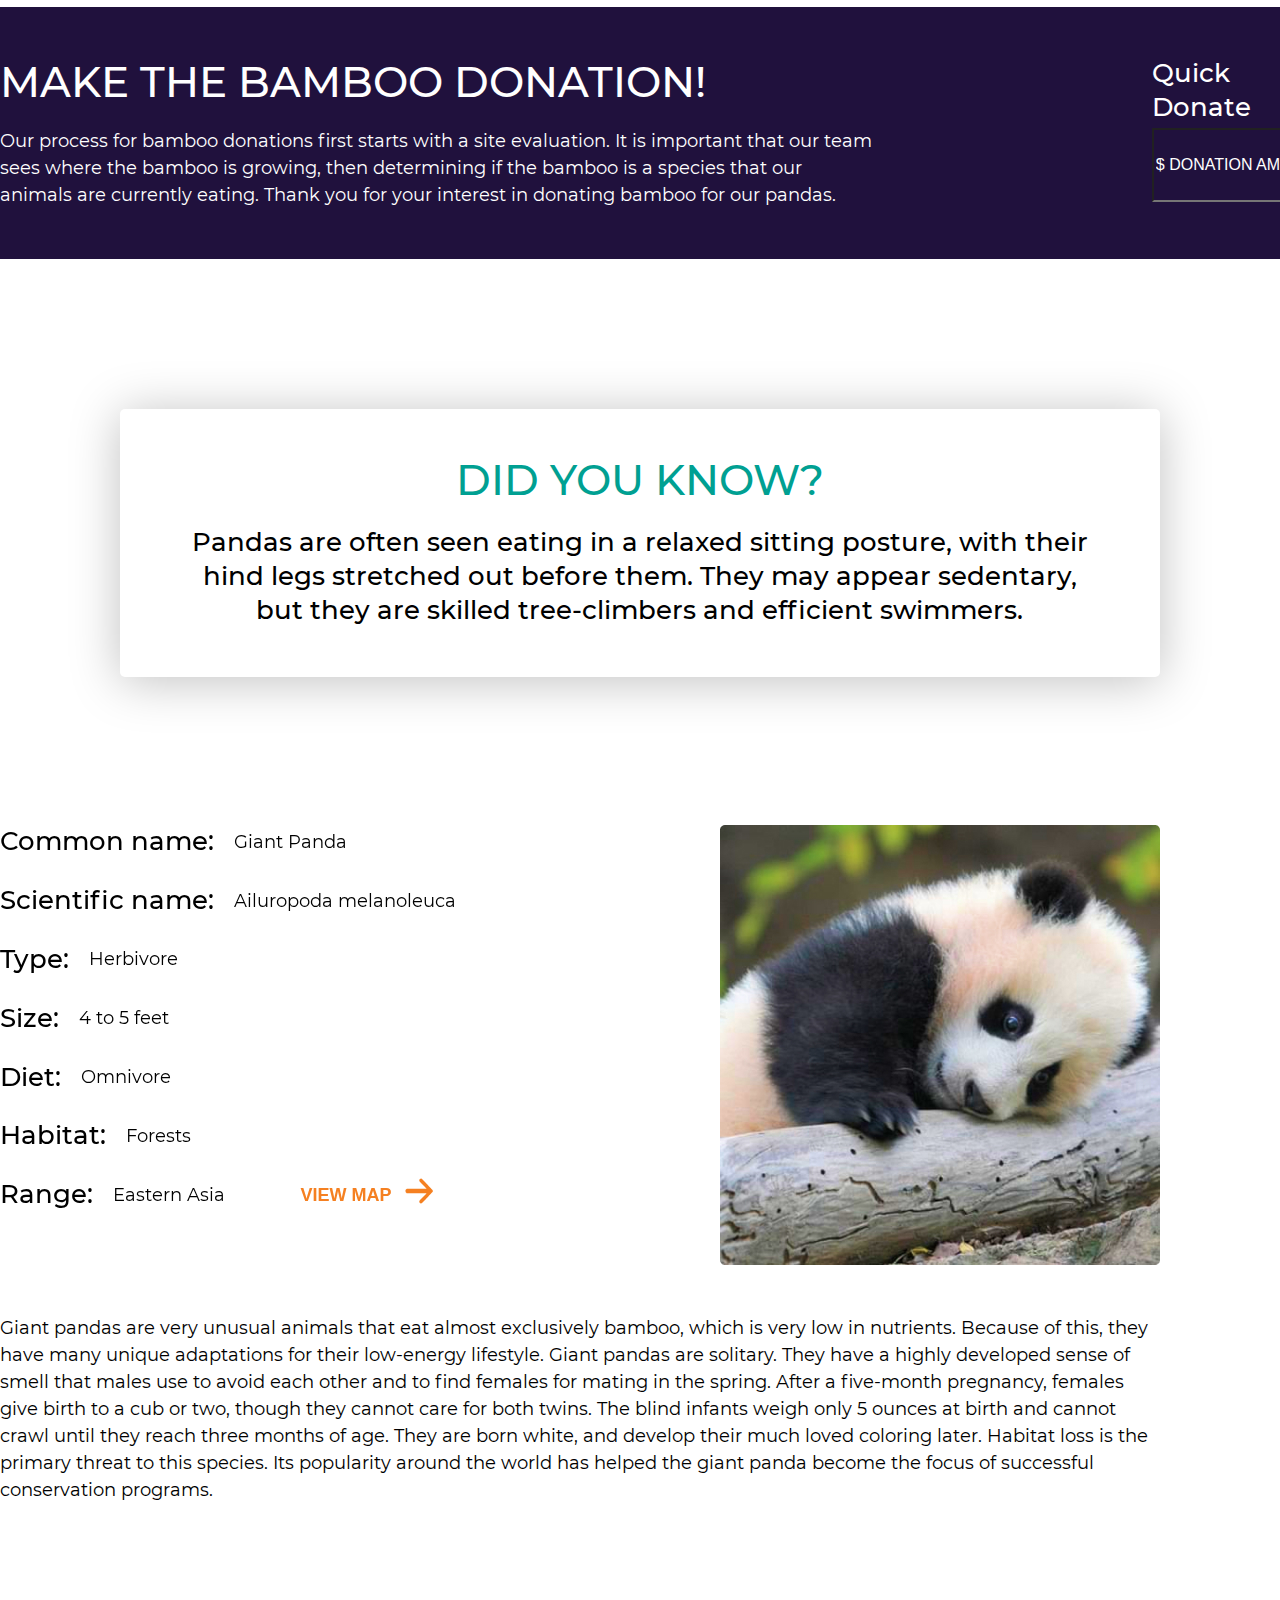
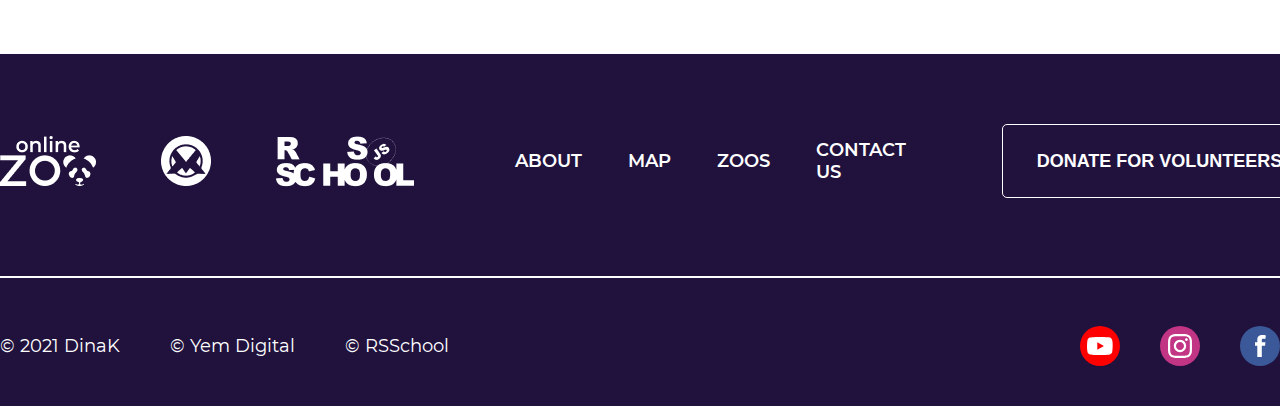
<file: pages/panda.html>
<!DOCTYPE html>
<html lang="en">
<head>
    <meta charset="UTF-8">
    <meta http-equiv="X-UA-Compatible" content="IE=edge">
    <meta name="viewport" content="width=device-width, initial-scale=1.0">
    <title>Panda</title>
    <link rel="stylesheet" href="../reset.css">
    <link rel="stylesheet" href="panda.css">
</head>
<body>
    <header class="header">
        <div class="wrapper">
         <div class="header__wrapper">
            <div class="header__logo">
              <a href="../index.html" class="header__logo">
                <img src="../assets/images/zoo-online.png" alt="zoo-online">
              </a>
            </div>
      
            <nav class="header__nav">
              <ul class="header__list">
                <li class="header__item">
                  <a href="../index.html" class="header__link ">About</a>
                </li>
                <li class="header__item">
                  <a href="map.html" class="header__link">map</a>
                </li>
                <li class="header__item">
                  <a href="panda.html" class="header__link">Zoos</a>
                </li>
                <li class="header__item">
                  <a href="contact.html" class="header__link">Contact us</a>
                </li>
                <li class="header__item">
                  <a href="https://www.figma.com/file/lnK11foY8Aoa6oOlDXovVN/Online-ZOO-Project?node-id=1%3A138" class="header__link">Design</a>
                </li>
    
                <li class="header__ico-item ico-hide">
                  <a href="#!" class="header__link"><img src="../assets/icons/YouTube.svg" alt="YouTube"></a>
                </li>
                <li class="header__ico-item ico-hide">
                  <a href="#!" class="header__link"><img src="../assets/icons/Instagram.svg" alt="Instagram"></a>
                </li>
                <li class="header__ico-item ico-hide">
                  <a href="#!" class="header__link"><img src="../assets/icons/Facebook.svg" alt="Facebook"></a>
                </li>
              </ul>
              <div class="header__nav-close">
                <span class="header__nav-close-line"></span>
                <span class="header__nav-close-line"></span>
              </div>
              
            </nav>
            <div class="header__burger burger">
              <span class="burger__line burger__line_first"></span>
              <span class="burger__line burger__line_second"></span>
              <span class="burger__line burger__line_third"></span>
            </div>
              
            <!-- </nav> -->
         </div>
        </div>
      </header>
      
          
          <div class="wprapper-cam">
            
              <aside class="sidebar ">
                <div class="sidebar-btn-first">
                  <div class="sidebar-img">
                    <img src="../assets/images/aside-LIVE-Badge.jpg" alt="aside-LIVE-Badge">
                  </div>
                  <div class="rigt-arrow">
                   
                    <!-- <img src="../assets/images/aside-right-arrow.png" alt="aside-right-arrow"> -->
                    <button class="sidebar-info-btn-right">
                      <!-- <img src="../assets/images/aside-right-arrow.png" alt="aside-right-arrow"> -->
                      <img src="../assets/images/aside-right-arrow.png" alt="aside-right-arrow">
                    </button>
                  </div>
                </div>
                
                <div class="sidebar-ico-1">
                  <div class="pikcha">
                   <!-- <div class="black-circle"> -->
                      <a href="panda.html">
                        <!-- <div class="white-cicle"> -->
                          <img   src="../assets/images/aside-Panda-1.png" alt="aside-Panda-1">
                        <!-- </div> -->
                      </a>
                    <!-- </div> -->
                  </div>
                  <div class="pikcha-1200-640-320">
                   <div class="panda-1200-640">
                      <a href="panda.html">
                          <img   src="../assets/images/Panda-1200-320.png" alt="aside-Panda-1">
                      </a>
                   </div>
                  </div>

                </div>
                
                <div class="sidebar-ico-2">
                  <a href=eagle.html>
                    <div class="orandge-pikcha-1">
                      <img src="../assets/images/aside-Eagle-1.png" alt="aside-Eagle-1">
                    </div>
                  </a>
                  <div class="pikcha-1200-640-320">
                    <div class="eagle-1200-640">
                       <a href="eagle.html">
                           <img   src="../assets/images/Eagle-1200-640.png" alt="aside-eagle-1">
                       </a>
                    </div>
                   </div>
                </div>
                
                <div class="sidebar-ico-1">
                  <a href="gorilla.html">
                    <div class="orandge-pikcha-2">
                      <img src="../assets/images/aside-Gorilla-1.png" alt="aside-gorilla-1">
                    </div>
                  </a>
                  <div class="pikcha-1200-640-320">
                    <div class="gorilla-1200-640">
                       <a href="gorilla.html">
                           <img   src="../assets/images/Gorilla-1200-640.png" alt="aside-gorilla-1">
                       </a>
                    </div>
                   </div>
                </div>
               
                <div class="sidebar-ico-2 ">
                  <a href="limur.html">
                    <div class="orandge-pikcha-3">
                      <img src="../assets/images/aside-Lemur-1.png" alt="aside-lemur-1">
                    </div>
                  </a>
                  <div class="pikcha-1200-640-320">
                    <div class="lemur-1200-640">
                       <a href="limur.html">
                           <img   src="../assets/images/Lemur-1200-640.png" alt="aside-lemur-1">
                       </a>
                    </div>
                   </div>
                </div>
                
                <div class="sidebar-btn-second">
                  <div class="sidebar-bottow-img">
                    <img src="../assets/images/aside-bottom-arrow.png" alt="aside-bottom-arrow">
                  </div>
                </div>
            </aside>

            
            <aside class="sidebar-info sidebar-hidden">
              <div class="sidebar-btn-first">
                <div class="sidebar-img">
                  <img src="../assets/images/aside-LIVE-Badge.jpg" alt="aside-LIVE-Badge">
                </div>
                <div class="rigt-arrow">
                  <button class="sidebar-info-btn-left">
                    <img src="../assets/icons/arrow-left.svg" alt="aside-right-arrow">
                  </button>
                  
                </div>
              </div>
              <div class="sidebar-ico-1">
                <div class="pikcha-1200-640-320-info">
                 <div class="panda-1200-640">
                    <a href="panda.html">
                        <img   src="../assets/images/Panda-1200-320.png" alt="aside-Panda-1">
                    </a>
                    <p class="desc-info-interval">Watch live from China's  Panda Center </p>
                 </div>
                </div>

              </div>
              
              <div class="sidebar-ico-2">
                <!-- <a href=eagle.html>
                  <div class="orandge-pikcha-1">
                    <img src="../assets/images/aside-Eagle-1.png" alt="aside-Eagle-1">
                  </div>
                </a> -->
                <div class="pikcha-1200-640-320-info">
                  <div class="eagle-1200-640">
                     <a href="eagle.html">
                         <img   src="../assets/images/Eagle-1200-640.png" alt="aside-eagle-1">
                     </a>
                     <p class="desc-info-interval">Watch The Bald Eagles Nest from West End cam </p>
                  </div>
                 </div>
              </div>
              
              <div class="sidebar-ico-1">
                <!-- <a href="gorilla.html">
                  <div class="orandge-pikcha-2">
                    <img src="../assets/images/aside-Gorilla-1.png" alt="aside-gorilla-1">
                  </div>
                </a> -->
                <div class="pikcha-1200-640-320-info">
                  <div class="gorilla-1200-640">
                     <a href="gorilla.html">
                         <img   src="../assets/images/Gorilla-1200-640.png" alt="aside-gorilla-1">
                     </a>
                     <p class="desc-info-interval">Livestream from Gorilla Forest Corridor habitat cam </p>
                  </div>
                 </div>
              </div>
             
              <div class="sidebar-ico-2 ">
                <!-- <a href="limur.html">
                  <div class="orandge-pikcha-3">
                    <img src="../assets/images/aside-Lemur-1.png" alt="aside-lemur-1">
                  </div>
                </a> -->
                <div class="pikcha-1200-640-320-info">
                  <div class="lemur-1200-640">
                     <a href="limur.html">
                         <img   src="../assets/images/Lemur-1200-640.png" alt="aside-lemur-1">
                     </a>
                     <p class="desc-info-interval">The ring-tailed lemurs play in Madagascar, Lemuria Land </p>
                  </div>
                 </div>
              </div>
              
              <div class="sidebar-btn-second">
                <div class="sidebar-bottow-img">
                  <img src="../assets/images/aside-bottom-arrow.png" alt="aside-bottom-arrow">
                </div>
              </div>
          </aside>


              <div class="wrapper wrap-320">
    
                  <section class="live-cams">
                     <div class="live-block">
                        <h2 class="live-cams__title">
                          live panda cams
                        </h2>
                        <button class="btn-pay">donate now</button>
                     </div>
                     <div class="player">
                      <iframe  class="videos" src="https://www.youtube.com/embed/R2uiy27Xv_U" title="YouTube video player" frameborder="0" allow="accelerometer; autoplay; clipboard-write; encrypted-media; gyroscope; picture-in-picture" allowfullscreen></iframe>
                     </div>
                     <h3 class="live-views">more live views </h3>
                     <div class="slider">
                       <div class="slider-left">
                         <button class="slider-left-btn"></button>
                       </div>
                       <div class="slider-main">
                         <div class="slider-frame interval">
                          <iframe class="interval"  src="https://www.youtube.com/embed/ySRMDsJoIzM" title="YouTube video player" frameborder="0" allow="accelerometer; autoplay; clipboard-write; encrypted-media; gyroscope; picture-in-picture" allowfullscreen></iframe>
                          
                         </div>
                         <div class="slider-frame interval">
                          <iframe  src="https://www.youtube.com/embed/iIAO4Htzn8M" title="YouTube video player" frameborder="0" allow="accelerometer; autoplay; clipboard-write; encrypted-media; gyroscope; picture-in-picture" allowfullscreen></iframe>
                          
                         </div>
                         <div class="slider-frame ">
                          <iframe   src="https://www.youtube.com/embed/DSehQsYU9h4" title="YouTube video player" frameborder="0" allow="accelerometer; autoplay; clipboard-write; encrypted-media; gyroscope; picture-in-picture" allowfullscreen></iframe>
                          
                         </div>
                       </div>
                       <div class="slider-right">
                         <button class="slider-right-btn"></button>
                       </div>
    
                     </div>
    
                  </section>
    
               
    
              </div>
          </div>
  
           
           
        
       
        <section class="donate">
          <div class="wrapper wrapp-1200">
            <div class="donat__tour">
              <h3 class="title__donat">
                make the Bamboo Donation!
              </h3>
              <p class="donat__right">Quick Donate</p>
             
              <p class="donat__text">Our process for bamboo donations first starts with a site evaluation. It is important that our team sees where the bamboo is growing, then determining if the bamboo is a species that our animals are currently eating. Thank 
                you for your interest in donating bamboo for our pandas.
             </p>
              
              <form class="donat__input">
                <input class="donat__input-item" type="number" placeholder="$ Donation Amount" max="9999">
                <input class="donat__button" value="" type="submit">
               
              </form>
            </div>
            
          </div>
        </section>
        <section class="know">
          <div class="wrapper wrapp-1200">
            <div class="know-block">
              <h3 class="know-title">did you know?</h3>
              
                <p class="know-text">Pandas are often seen eating in a relaxed sitting posture, with their hind legs stretched out before them. 
                  They may appear sedentary, but they are skilled tree-climbers and efficient swimmers.
                </p>
              
            </div>
            <div class="know-info">
              <div class="info-block">
                <div class="info-first__block">
                  <div class="tex-block-info m25">
                    <p class="inf">Common name:</p>
                    <p class="des">Giant Panda
                    </p>
                  </div>
                  <div class="tex-block-info m25">
                    <p class="inf">Scientific name:</p>
                    <p class="des">Ailuropoda melanoleuca
  
                    </p>
                  </div>
                  <div class="tex-block-info">
                    <p class="inf">Type:</p>
                    <p class="des">Herbivore
  
  
                    </p>
                  </div>
                  <div class="tex-block-info">
                    <p class="inf">Size:</p>
                    <p class="des">4 to 5 feet
  
                    </p>
                  </div>
                  <div class="tex-block-info">
                    <p class="inf">Diet:</p>
                    <p class="des">Omnivore
  
  
  
                    </p>
                  </div>
                  <div class="tex-block-info">
                    <p class="inf">Habitat:</p>
                    <p class="des">Forests
  
                    </p>
                  </div>
                  <div class="tex-block-info last-tex-block-info">
                    <p class="inf">Range:</p>
                    <p class="des">Eastern Asia</p>
                    
                      <button class="btn-inf ">VIEW map </button>
                      
                   
                  </div>
  
                </div>
                <div class="info-second__block">
                  <img src="../assets/images/info-pand-page.jpg" alt="info-pand-page">
                </div>
                
              </div>
              <p class="info-big-desc">
                  Giant pandas are very unusual animals that eat almost exclusively bamboo, which is very low in nutrients. Because of this, they have many unique adaptations for their low-energy lifestyle. Giant pandas are solitary. They have a highly developed sense of smell that males use to avoid each other and to find females for mating in the spring. After a five-month pregnancy, females give birth to a cub or two, though they cannot care for both twins. The blind infants weigh only 5 ounces at birth and cannot crawl until they reach three months of age. They are born white, and develop their much loved coloring later. Habitat loss is the primary threat to this species. Its popularity around the world has helped the giant panda become the focus of successful conservation programs.
                </p>
  
            </div>
          </div>
        </section>
          

          <footer class="footer">
            <div class="wrapper wrapp-1200 wrapp-640">
              <div class="foter-second__block">
                <ul class="foter-ul">
                    <li class="foter-li">
                      <div class="foter-ico" data-tooltip="2021 DinaK">
                        <img src="../assets/images/Logo-footer.png"  alt="Logo-footer">
                      </div>
                    </li>
                    <li class="foter-li">
                      <div class="foter-ico" data-tooltip="Yem Digital">
                        <img src="../assets/images/Yem-footer.png"  alt="Logo-footer">
                      </div>
                    </li>
                    <li class="foter-li">
                      <div class="foter-ico foter-ico-last" data-tooltip="RSSchool">
                        <img src="../assets/images/rs_school_foter.png"  alt="Logo-footer">
                      </div>
                    </li>
                    <li class="foter-li">
                      <a href="../index.html" class="footer-link footer-second-link">About</a>
                    </li>
                    <li class="foter-li">
                      <a href="map.html" class="footer-link">map</a>
                    </li>
                    <li class="foter-li">
                      <a href="panda.html" class="footer-link">Zoos</a>
                    </li>
                    <li class="foter-li">
                      <a href="contact.html" class="footer-link footer-last-link">Contact us</a>
                    </li>
                    <li class="foter-li">
                      <div class="foter-btn">
                        <button class="btn0">
                          donate for volunteers
                        </button>
                      </div>
                    </li>
                </ul>
              </div>
              <hr class="footer-line">
              <div class="footer-last__block">
                <ul class="desc">
                  <li class="li-desc">
                    <p class="p-desc"  >
                      © 2021 DinaK 
                    </p>
                  </li>
                  <li class="li-desc">
                    <p class="p-desc p-640"  >
                      © Yem Digital 
                    </p>
                  </li>
                  <li class="li-desc">
                    <p class="p-desc"  >
                      © RSSchool 
                    </p>
                  </li>
                </ul>
                <ul class="foter-icon">
                  <li class="fot-ico fot-ico-first-640">
                    <a href="https://www.youtube.com/"><img src="../assets/icons/YouTube.svg" alt="YouTube"></a>
                  </li>
                  <li class="fot-ico">
                    <a href="https://www.instagram.com"><img src="../assets/icons/Instagram.svg" alt="Instagram"></a>
                  </li>
                  <li class="fot-ico">
                    <a href="https://facebook.com"><img src="../assets/icons/Facebook.svg" alt="Facebook"></a>
                  </li>
                </ul>
              </div>
      
            </div>
          </foter>
      

    <script src="../main.js"></script>
    <script src="page.js"></script>
</body>

</html>
</file>
<file: style.css>
/* montserrat-regular - latin */
@font-face {
  font-family: "Montserrat";
  font-style: normal;
  font-weight: 400;
  src: local(""),
    url("assets/fonts/montserrat-v15-latin-regular.woff2") format("woff2"),
    /* Chrome 26+, Opera 23+, Firefox 39+ */
      url("assets/fonts/montserrat-v15-latin-regular.woff") format("woff"); /* Chrome 6+, Firefox 3.6+, IE 9+, Safari 5.1+ */
}
/* montserrat-500 - latin */
@font-face {
  font-family: "Montserrat";
  font-style: normal;
  font-weight: 500;
  src: local(""),
    url("assets/fonts/montserrat-v15-latin-500.woff2") format("woff2"),
    /* Chrome 26+, Opera 23+, Firefox 39+ */
      url("assets/fonts/montserrat-v15-latin-500.woff") format("woff"); /* Chrome 6+, Firefox 3.6+, IE 9+, Safari 5.1+ */
}
/* montserrat-600 - latin */
@font-face {
  font-family: "Montserrat";
  font-style: normal;
  font-weight: 600;
  src: local(""),
    url("assets/fonts/montserrat-v15-latin-600.woff2") format("woff2"),
    /* Chrome 26+, Opera 23+, Firefox 39+ */
      url("assets/fonts/montserrat-v15-latin-600.woff") format("woff"); /* Chrome 6+, Firefox 3.6+, IE 9+, Safari 5.1+ */
}
/* montserrat-800 - latin */
@font-face {
  font-family: "Montserrat";
  font-style: normal;
  font-weight: 800;
  src: local(""),
    url("assets/fonts/montserrat-v15-latin-800.woff2") format("woff2"),
    /* Chrome 26+, Opera 23+, Firefox 39+ */
      url("assets/fonts/montserrat-v15-latin-800.woff") format("woff"); /* Chrome 6+, Firefox 3.6+, IE 9+, Safari 5.1+ */
}

html {
  box-sizing: border-box;
}

*,
*::before,
*::after {
  box-sizing: inherit;
}
a {
  text-decoration: none;
}
body {
  /* overflow-x: hidden; */
  font-family: "Montserrat";
  font-style: normal;
  font-size: 16px;
  font-weight: normal;
  color: #000000;
}
body.notScrollable {
  overflow: hidden;
}
/* .container-popup {
  display: none;
} */
.cover {
  top: 0;
  left: 0;
  position: fixed;
  width: 100%;
  height: 100vh;
  background-color: rgba(0, 0, 0, 0.5);
  z-index: 10;
}
.hidden {
  display: none;
}
.container-popup {
  /* display: flex;
  justify-content: center;
  align-items: center; */
  max-width: 1160px;
  box-shadow: 0px 4px 50px rgba(0, 0, 0, 0.3);
  border-radius: 5px;
  position: fixed;
  top: calc(50vh - 407px);
  left: calc(50vw - 580px);
  z-index: 100;
  background-color: white;
}
.contaner-hidden {
  display: none;
}
.contaner-hidden-2 {
  display: none;
}

.popup__nav-close {
  width: 30px;
  height: 30px;
  position: absolute;
  top: 40px;
  right: 47px;
  z-index: 11;
}
.popup__nav-close-line {
  display: block;
  width: 100%;
  height: 2.3px;
  background-color: #fff;
  position: absolute;
  top: 50%;
}
.popup__nav-close-line:first-child {
  transform: translateY(-50%) rotate(45deg);
}
.popup__nav-close-line:last-child {
  transform: translateY(-50%) rotate(-45deg);
}
.popup-img {
  /* height: 387px; */
  max-width: 1160px;
  margin-bottom: 20px;
}
.popup-img img {
  width: 100%;
  height: 100%;
  object-fit: cover;
}
.popup-main {
  max-width: 1000px;
  margin: 0 auto;
}
.popup-title {
  max-width: 678px;
  /* height: 132px; */
  margin: 0 auto;
  font-weight: 600;
  font-size: 54px;
  line-height: 66px;
  text-align: center;
  text-transform: uppercase;
  color: #f58021;
  margin-bottom: 30px;
}
.popup-desc {
  max-width: 570px;
  margin: 0 auto;
  height: 81px;
  left: 295px;
  top: 569px;
  font-size: 18px;
  line-height: 150%;
  display: flex;
  align-items: center;
  text-align: center;
  margin-bottom: 50px;
}
.popup-btns {
  display: flex;
  flex-direction: row;
  align-items: flex-start;
  padding: 0px;

  max-width: 1000px;
  height: 65px;
}
.popup-bnt-green {
  display: flex;
  flex-direction: row;
  justify-content: center;
  align-items: center;
  position: static;
  width: 120px;
  height: 65px;
  font-weight: 600;
  font-size: 18px;
  line-height: 22px;
  text-transform: uppercase;
  color: #ffffff;
  background: #00a092;
  border-radius: 5px;
  border: none;
  flex: none;
  flex-grow: 0;
  margin-right: 40px;
}
.popup-bnt-green-long {
  width: 200px;
  font-weight: 600;
  font-size: 18px;
  line-height: 22px;
  text-transform: uppercase;
}
.popup-bnt-green:last-child {
  margin-right: 0;
}
.popup-form-1 {
  width: 920px;
  height: 819px;
  position: fixed;
  top: calc(50vh - 410px);
  left: calc(50vw - 460px);
  z-index: 100;
  background-color: white;
}
.popup-wrapper {
  max-width: 680px;
  margin: 0 auto;
}
.header-popup {
  background: #f58021;
  margin-bottom: 50px;
}
.p-header {
  max-width: 518px;
  font-weight: 500;
  font-size: 42px;
  line-height: 51px;
  text-transform: uppercase;
  color: #ffffff;
  margin: 0 auto;
  padding: 42px 0;
}
.popup-info {
  margin-left: 13.3695%;
  margin-bottom: 10px;
}

.pop-text::before {
  margin: 0 5px 0 0;
  content: "*";
  color: #00a092;
}
.pop-text {
  margin-bottom: 10px;
}

.pop-line {
  margin-bottom: 40px;
}
.pop-btns-1 {
  display: flex;
  flex-direction: row;

  padding: 0px;
  height: 65px;
  margin-bottom: 40px;
}
.pop-info-btn {
  display: flex;
  flex-direction: row;
  justify-content: center;
  align-items: center;
  width: 80px;
  height: 65px;
  border: none;
  font-weight: 600;
  font-size: 18px;
  line-height: 22px;
  text-transform: uppercase;
  color: #ffffff;
  background: rgba(0, 160, 146, 0.5);
  border-radius: 5px;
  flex: none;
  margin-right: 40px;
}
.pop-btns-2 {
  height: 65px;
  margin-bottom: 50px;
}
.pop-price {
  margin-right: 40px;
  padding: 26px 45px;
  width: 200px;
  height: 65px;
  background: #00a092;
  border-radius: 5px;
  text-transform: uppercase;
  color: #ffffff;
}
.pop-btns-3 {
  height: 65px;
  margin-bottom: 40px;
}
.pop-btns-4 {
  display: flex;
  align-items: center;
  margin-bottom: 50px;
}
.btns4-text {
  display: inline-block;
  font-size: 18px;
  line-height: 150%;
}
.pop-chek {
  width: 30px;
  height: 30px;
  margin-right: 20px;
}
#animal {
  width: 407px;
  height: 65px;
}
.pop-label-set {
  margin-right: 40px;
  padding: 26px 42px;
  width: 200px;
  height: 65px;
  background: #80cfc8;
  border-radius: 5px;
  text-transform: uppercase;
  color: #ffffff;
}
/* .pop-inp {
  height: 65px;
} */
.pop-inp {
  height: 65px;
}
.pop-radio {
  display: inline-block;
  margin-right: 325px;
}

.pop-next {
  /* display: flex;
flex-direction: row;
justify-content: center;
align-items: center; */
  padding: 26px 45px;

  width: 200px;
  height: 74px;
  font-weight: 600;
  font-size: 18px;
  line-height: 22px;
  text-transform: uppercase;
  background: #00a092;
  border: none;
  color: #fff;
  border-radius: 5px;
}
.popup-form-2 {
  width: 920px;
  height: 745px;
  position: fixed;
  top: calc(50vh - 372.5px);
  left: calc(50vw - 460px);
  z-index: 100;
  background-color: white;
}
.pop2-inp {
  width: 680px;
  height: 60px;
  margin-bottom: 50px;
}
.pop2-email {
  margin-bottom: 10px !important;
}
.pop2-email-desc {
  font-size: 18px;
  line-height: 150%;
  color: rgba(0, 0, 0, 0.7);
  margin-bottom: 50px;
}
.pop2-radio {
  margin-right: 55px !important;
}
.pop-back {
  display: inline-block;
  /* flex-direction: row;
  justify-content: center;
  align-items: center; */
  padding: 26px 45px;
  width: 200px;
  height: 74px;
  border-radius: 5px;
  margin-right: 70px;
  font-size: 18px;
  line-height: 150%;
  text-decoration-line: underline;
  color: #00a092;
  border: none;
  background-color: transparent;
}
.popup-form-3 {
  width: 920px;
  height: 740px;
  position: fixed;
  top: calc(50vh - 370px);
  left: calc(50vw - 460px);
  z-index: 100;
  background-color: white;
}
.pop2-inp-num {
  margin-bottom: 50px;
}
.pop2-p-date {
  margin-bottom: 10px;
}
.pop2-p-date::before {
  margin: 0 5px 0 0;
  content: "*";
  color: #00a092;
}
.pop2-select {
  margin-bottom: 100px;
}
#month {
  width: 201px;
  height: 65px;
  border: 1px solid #000000;
  box-sizing: border-box;
  border-radius: 5px;
  margin-right: 40px;
}
#year {
  width: 201px;
  height: 65px;
  border: 1px solid #000000;
  box-sizing: border-box;
  border-radius: 5px;
}
.popback {
  margin-right: 10px !important;
}
.pop-donat {
  font-weight: 600;
  font-size: 18px;
  line-height: 22px;
  text-transform: uppercase;
  color: #ffffff;
  padding: 26px 45px;
  width: 359px;
  height: 74px;
  background: #f58021;
  border-radius: 5px;
  border: none;
}
.pop2-inp-num-1 {
  width: 440px;
  height: 65px;
  border: 1px solid #000000;
  box-sizing: border-box;
  border-radius: 5px;
  margin-right: 40px;
}
.pop2-label-card {
  margin-bottom: 10px;
}
.pop2-label-card-1::before,
.pop2-label-card-2::before {
  margin: 0 5px 0 0;
  content: "*";
  color: #00a092;
}
.pop2-label-card-1 {
  margin-bottom: 10px;
  margin-right: 300px;
}
.pop2-inp-num-2 {
  width: 194px;
  height: 65px;
  border: 1px solid #000000;
  box-sizing: border-box;
  border-radius: 5px;
}

input[type="number"]::-webkit-outer-spin-button,
input[type="number"]::-webkit-inner-spin-button {
  -webkit-appearance: none;
  margin: 0;
}

input[type="number"] {
  -moz-appearance: textfield;
}
input[type="number"]:hover,
input[type="number"]:focus {
  -moz-appearance: number-input;
}

input[type="number"]::-moz-placeholder {
  color: #fff; /* Цвет подсказывающего текста */
}
input[type="number"]::-webkit-input-placeholder {
  color: #fff;
}
input[type="number"]:-ms-input-placeholder {
  color: #fff;
}
input[type="number"]::-ms-input-placeholder {
  color: #fff;
}
input[type="number"]::placeholder {
  color: #fff;
}
.wrapper {
  max-width: 1400px;
  margin: 0 auto;
}
.header {
  background: #f58021;
  top: 0;
  left: 0;
  width: 100%;
  /* max-width: 1920px; */
}
.header__wrapper {
  display: flex;
  flex-wrap: wrap;
  align-items: flex-end;
  justify-content: space-between;
  padding-top: 30px;
  padding-bottom: 30px;
}
.header__list {
  display: flex;
  flex-wrap: wrap;
}
.header__item {
  margin-right: 48.25px;
}
.header__item:last-child {
  margin-right: 67px;
}

.header__ico-item {
  margin-right: 30px;
}
.header__ico-item:last-child {
  margin-right: 0;
}
.header__logo {
  width: 96px;
  height: 50px;
}

.header__link {
  font-weight: 600;
  font-size: 18px;
  line-height: 150%;
  text-decoration: none;
  color: #000000;
}

.header__link:hover,
.header__link:focus,
.header__link:active {
  color: #00a092;
  opacity: 0.7;
}
.header__burger {
  display: none;
  height: 30px;
  width: 22px;
  position: relative;
}
.burger__line {
  display: block;
  background-color: black;
  width: 100%;
  height: 2.31px;
  position: absolute;
  left: 0;
}
.burger__line_first {
  top: 0;
}
.burger__line_second {
  top: 50%;
  transform: translateY(-50%);
}
.burger__line_third {
  bottom: 0;
}

/* end style header */

/* intro style start */

.intro {
  /* margin-top: 129px; */
  /* height: 1038px; */
  /* width: 1846px; */
  background: linear-gradient(
      106.13deg,
      #ffffff 18.05%,
      rgba(255, 255, 255, 0.64684) 35.48%,
      rgba(255, 255, 255, 0) 45.95%
    ),
    linear-gradient(267.79deg, #ffffff 2.85%, rgba(255, 255, 255, 0) 6.99%),
    linear-gradient(180.96deg, #ffffff 0.2%, rgba(255, 255, 255, 0) 5.62%),
    linear-gradient(219.86deg, #ffffff 0.49%, rgba(255, 255, 255, 0) 6.78%),
    linear-gradient(141.69deg, #ffffff 13.5%, rgba(247, 247, 247, 0) 22.24%),
    url(assets/images/Background-2.png) no-repeat center;
  background-size: cover;
  /* background-size: 100% 100%; */

  /* background: url(assets/images/Background-1.jpg) no-repeat center;
  background-size: cover; */
  margin-bottom: 150px;
}
.intro__title {
  padding-top: 129px;
  width: 79.46%;
  width: 890px;
  font-weight: 800;
  font-size: 82px;
  line-height: 100px;
  letter-spacing: 0.01em;
  text-transform: uppercase;
  color: #00a092;
  margin-bottom: 50px;
}
.intro__description {
  width: 30%;
  height: 76px;
  font-size: 18px;
  line-height: 150%;
  margin-bottom: 50px;
}
.wrap-intro-submit {
  position: relative;
}
.intro-submit {
  display: flex;
  flex-direction: row;
  justify-content: center;
  align-items: center;
  padding: 26px 45px;
  width: 240px;
  height: 74px;
  background: #f58021 url(assets/images/panda-info-union-white.png) no-repeat
    top 20px right 20px;
  border-radius: 5px;
  color: #ffffff;
  border: 0;

  /* background: url(assets/icons/arrow.svg) no-repeat; */
}
.intro-submit:hover,
.intro-submit:active,
.intro-submit:focus {
  background: #d26004 url(assets/images/panda-info-union-white.png) no-repeat
    top 20px right 20px;

  /* color: #f58021;
  background: #fff url(../assets/images/panda-info-union.png) no-repeat top 20px
    right 20px; */
  box-shadow: 0px 4px 30px rgba(245, 128, 33, 0.3);
}
/* intro style end */

/* tours style start */
.tours__tour {
  display: grid;
  grid-template-columns: repeat(2, 1fr);
  grid-gap: 0 40px;
  margin-bottom: 150px;
}

/* .tours__info2 {
  display: grid;
  grid-template-columns: repeat(2, 58% 42%);
  grid-gap: 0 40px;
} */

.tour__title {
  max-width: 523px;
  height: 132px;
  font-weight: 600;
  font-size: 54px;
  line-height: 66px;
  text-transform: uppercase;
  color: #00a092;
  margin-bottom: 50px;
}
.tour__desc {
  max-width: 560px;
  /* height: 213px; */
  font-size: 18px;
  line-height: 150%;
}
/* tours style end */

/* start stle donat  */
.donate {
  padding-top: 50px;
  padding-bottom: 50px;
  background: #20113d;
  top: 0;
  left: 0;
  width: 100%;
  margin-bottom: 136px;
}
.donat__tour {
  display: grid;
  grid-template-columns: 889px 320px;
  grid-gap: 0 191px;
}
.title__donat {
  max-width: 889px;
  min-height: 51px;
  font-weight: 500;
  font-size: 42px;
  line-height: 51px;
  text-transform: uppercase;
  color: #ffffff;
  margin-bottom: 20px;
}
.donat__text {
  max-width: 609px;
  min-height: 50px;
  font-size: 18px;
  line-height: 150%;
  color: #ffffff;
}
.donat__right {
  width: 182px;
  height: 34px;
  font-weight: 500;
  font-size: 26px;
  line-height: 130%;
  color: #ffffff;
}
.donat__input {
  /* border: 3px #ffffff solid; */
  display: flex;
  align-items: center;
  /* width: 320px; */
  height: 74px;
  position: relative;
  border-radius: 5px;
}
.donat__input-item {
  background: #20113d;
  height: 74px;
  color: #fff;
  /* font-size: 18px;
  line-height: 22px; */
  /* top: 29px;
  left: 15px; */

  text-transform: uppercase;

  color: #ffffff;
}
.donat__button {
  position: absolute;
  margin-top: 3px;
  margin-left: 202px;
  background: #f58021 url(assets/images/panda-info-union-white.png) no-repeat
    top 23px left 22px;
  width: 80px;
  height: 74px;

  border-radius: 5px;
}
.donat__button:hover,
.donat__button:focus,
.donat__button:active {
  background: #d26004 url(assets/images/panda-info-union-white.png) no-repeat
    top 23px left 22px;
}

/* end stle donat  */

/* style top card start */
.top-wrapper {
  margin: 0 auto;
  max-width: 1920px;
}

.top-title {
  margin: auto;
  max-width: 637px;
  /* min-height: 66px; */
  font-weight: 600;
  font-size: 54px;
  line-height: 66px;
  text-align: center;
  text-transform: uppercase;
  color: #00a092;
  margin-bottom: 50px;
}
.top-text {
  margin: auto;
  max-width: 920px;
  /* height: 102px; */
  font-weight: 500;
  font-size: 26px;
  line-height: 130%;
  text-align: center;
  margin-bottom: 100px;
}
.top-btn {
  margin: auto;
  width: 185px;
  height: 60px;
  /* display: flex;
  flex-wrap: wrap;
  flex-direction: row;
  justify-content: space-between;
  align-items: center; */
  margin-bottom: 50px;
}
.btn-left {
  /* position: absolute; */
  position: absolute;
  width: 60px;
  height: 60px;
  border: 1px solid #20113d;
  box-sizing: border-box;
  border-radius: 5px;
  background: url(assets/images/black-left-arrow.png) no-repeat top 19px left
    16px;
  /* transform: matrix(-1, 0, 0, 1, 0, 0); */
}
.btn-left:active,
.btn-left:focus,
.btn-left:hover {
  background: #20113d url(assets/images/white-left-arrow.png) no-repeat top 19px
    left 16px;
}
.btn-right:active,
.btn-right:focus,
.btn-right:hover {
  background: #20113d url(assets/images/white-right-arrow.png) no-repeat top
    19px left 16px;
}

.btn-right {
  position: absolute;
  margin-left: 120px;
  width: 60px;
  height: 60px;
  border: 1px solid #20113d;
  box-sizing: border-box;
  border-radius: 5px;
  background: url(assets/images/black-right-arrow.png) no-repeat top 19px left
    16px;
  /* transform: matrix(-1, 0, 0, 1, 0, 0); */
}
/* .top__cards::before {
  content: "";
  position: absolute;
  top: 0;
  left: 87%;
  width: 250px;
  background-image: linear-gradient(90deg, rgb(255 255 255 / 0%) 0, #fff 100%);
  height: 100%;
  z-index: 1;
} */
#wrapper {
  margin: 0 auto;
  width: 100%;
  max-width: 1400px;
  position: relative;
}
#carousel {
  overflow: auto;
  scroll-behavior: smooth;
  scrollbar-width: none;
}

#carousel::-webkit-scrollbar {
  height: 0;
}

#prev,
#next {
  display: flex;
  justify-content: center;
  align-content: center;
  background: white;
  border: none;
  padding: 8px;
  border-radius: 50%;
  outline: 0;
  cursor: pointer;
  position: absolute;
}

#prev {
  top: 50%;
  left: 0;
  transform: translate(50%, -50%);
  display: none;
}

#next {
  top: 50%;
  right: 0;
  transform: translate(-50%, -50%);
}
.top__cards {
  display: grid;
  grid-template-columns: repeat(8, 1fr);
  /* grid-auto-flow: column; */
  grid-gap: 40px;
  margin-bottom: 100px;
  /* overflow: hidden; */

  /* position: relative; */
}
/* 
#content {
  display: grid;
  grid-gap: 16px;
  grid-auto-flow: column;
  margin: auto;
  box-sizing: border-box;
} */

.top__card {
  width: 440px;
  height: 747px;
  background: #20113d;
  border-radius: 5px;
  transition: 0.2s linear;
}
.top__card:hover {
  transform: scale(1.09, 1.055);
}
.top__card-pic {
  position: relative;
  margin-bottom: 30px;
}
.top__card-stats {
  position: absolute;
  left: 0;
  top: 0;
  background: #20113d;
  border-radius: 5px 0px;

  height: 60.78px;
}
.top__card-title {
  text-align: center;
  color: #fff;
  font-weight: 500;
  font-size: 26px;
  line-height: 130%;
  margin: 10px 10px;
}
.top__card-header {
  font-weight: 500;
  font-size: 26px;
  line-height: 130%;
  text-align: center;
  color: #ffffff;
  margin-bottom: 20px;
}
.top__card-text {
  margin: auto;
  max-width: 380px;
  min-height: 78px;
  font-style: normal;
  font-weight: normal;
  font-size: 18px;
  line-height: 150%;
  text-align: center;
  color: #ffffff;
  margin-bottom: 54px;
}
.top__card-buton-wraper {
  display: flex;
  justify-content: center;
}
.top__card-button {
  width: 240px;
  height: 73px;
  padding-right: 40px;
  background: #20113d url(assets/images/org-right-arrow.png) no-repeat top 20px
    left 186px;
  border: none;
  border-radius: 5.32727px;
  font-weight: 600;
  font-size: 18px;
  line-height: 22px;
  text-transform: uppercase;
  color: #f58021;
}

.top__card-button:focus,
.top__card-button:hover,
.top__card-button:active {
  background: #f58021 url(assets/images/white-right-arrow.png) no-repeat top
    20px left 186px;
  color: #fff;
}
.top__buton-wraper {
  display: flex;
  justify-content: center;
  margin-bottom: 150px;
}
.top__button {
  width: 359px;
  height: 74px;
  padding-right: 30px;
  background: #fff url(assets/images/black-right-arrow.png) no-repeat top 24px
    left 300px;
  border: 1px solid #20113d;
  box-sizing: border-box;
  border-radius: 5px;
  font-weight: 600;
  font-size: 18px;
  line-height: 22px;
  text-decoration: none;
  text-transform: uppercase;
  color: #20113d;
}

.top__button:hover,
.top__button:focus,
.top__button:active {
  color: #fff;
  background: #20113d url(assets/images/white-right-arrow.png) no-repeat top
    24px left 300px;
}
/* style top card end */

/* style pay start */
.pay {
  background: #20113d;
}
.pay_title {
  padding-top: 91px;
  font-weight: 600;
  font-size: 54px;
  line-height: 66px;
  text-transform: uppercase;
  color: #ffffff;
  margin-bottom: 116px;
}
.pay-border {
  display: flex;
  flex-wrap: wrap;
  flex-direction: row;
  justify-content: space-between;
  align-items: center;
  margin-bottom: 82px;
}
.q {
  font-weight: 500;
  font-size: 26px;
  line-height: 130%;
  color: #ffffff;
}
.pay-line {
  margin-left: 91px;
  height: 0px;
  display: inline-block;
  width: 1280px;
  border: 1px solid #ffffff;
}
/* .pay-cards {
  display: grid;
  grid-template-columns: repeat(2, 1fr);
} */
.pay-card {
  display: grid;
  grid-template-columns: repeat(2, 1fr);
  /* grid-gap: 0 40px;
  margin-bottom: 150px; */
}
.pay-image-ico {
  border-radius: 5px;
}
.pay__block-ico {
  margin-bottom: 30px;
}
.pay__block-title {
  font-weight: 500;
  font-size: 26px;
  line-height: 130%;
  color: #ffffff;
  margin-bottom: 50px;
}
.pay__block-description {
  width: 560px;
  font-size: 18px;
  line-height: 150%;
  color: #ffffff;
  margin-bottom: 116px;
}
.pay-last-title {
  width: 502px;
  height: 69px;
}
.pay-last-description {
  margin-bottom: 80px;
}
.btn-pay {
  width: 240px;
  height: 74px;
  color: #ffffff;
  padding-right: 46px;
  background: #f58021 url(assets/images/white-right-arrow.png) no-repeat top
    24px left 176px;
  border-radius: 5px;
  border: none;
  font-weight: 600;
  font-size: 18px;
  line-height: 22px;
  text-transform: uppercase;
  margin-bottom: 100px;
  border-radius: 5px;
}
.btn-pay:hover,
.btn-pay:focus,
.btn-pay:active {
  background: #d26004 url(assets/images/white-right-arrow.png) no-repeat top
    24px left 176px;
  box-shadow: 0px 4px 30px rgba(245, 128, 33, 0.3);
}

/* style pay end */

/* style comments start */
.comments {
  background: linear-gradient(
      177.34deg,
      #20113d 7.26%,
      rgba(32, 17, 61, 0) 14.89%
    ),
    linear-gradient(144.77deg, #20113d 18.53%, rgba(32, 17, 61, 0) 46.43%),
    url(assets/images/comments-bg.png) no-repeat center;
  background-size: cover;
  height: 1828px;
}
.coment-wrapper {
  max-width: 1660px;
  margin: 0 auto;
  padding-left: 90px;
  /* margin: 0 0 0 260px; */
}
.main-block {
  padding-top: 100px;
  display: grid;
  grid-template-columns: 600px 1060px;
  margin-bottom: 374px;
}
.first-block {
  margin-right: 40px;
}
.coment-title {
  width: 440px;
  height: 120px;
  font-weight: 600;
  font-size: 54px;
  line-height: 66px;
  text-transform: uppercase;
  color: #ffffff;
  margin-bottom: 50px;
}
.coment-text {
  width: 560px;
  height: 143px;
  font-weight: 500;
  font-size: 26px;
  line-height: 130%;
  color: #ffffff;
}

#wrapper-2 {
  width: 100%;
  max-width: 1060px;
  position: relative;
}

#carousel-2 {
  overflow: auto;
  scroll-behavior: smooth;
  scrollbar-width: none;
}

#carousel-2::-webkit-scrollbar {
  height: 0;
}

#prev-2,
#next-2 {
  display: flex;
  justify-content: center;
  align-content: center;
  background: white;
  border: none;
  padding: 8px;
  border-radius: 50%;
  outline: 0;
  cursor: pointer;
  position: absolute;
}

#prev-2 {
  top: 50%;
  left: 0;
  transform: translate(50%, -50%);
  display: none;
}

#next-2 {
  top: 50%;
  right: 0;
  transform: translate(-50%, -50%);
}
.second-block {
  overflow: visible;
  display: grid;
  grid-template-columns: repeat(4, 1fr);
  grid-gap: 30px;
}
.coment-user {
  width: 515px;
  height: 463px;
  background: #ffffff;
  box-shadow: 0px 4px 50px rgba(0, 0, 0, 0.5);
  border-radius: 5px;
}
.user-ico {
  margin: 20px 0px 20px 37px;
}
.user-date {
  height: 34px;
  font-weight: 500;
  font-size: 26px;
  line-height: 130%;
  margin: 0px 0px 20px 50px;
}
.user-desc {
  width: 415px;
  height: 135px;
  font-size: 18px;
  line-height: 150%;
  margin: 0px 0px 46px 50px;
}
.user-name {
  width: 172px;
  height: 22px;
  font-weight: 600;
  font-size: 18px;
  line-height: 22px;
  text-transform: uppercase;
  margin-left: 50px;
}
.user-btn {
  margin-top: 30px;
  width: 185px;
  height: 60px;
  display: flex;
  flex-wrap: wrap;
  flex-direction: row;
  justify-content: space-between;
  align-items: center;
  /* margin-bottom: 50px; */
}
.user-left {
  /* p.osition: absolute; */
  width: 60px;
  height: 60px;
  border: 1px solid #ffffff;
  box-sizing: border-box;
  border-radius: 5px;
  transform: matrix(-1, 0, 0, 1, 0, 0);
  background: Transparent url(assets/images/white-right-arrow.png) no-repeat top
    19px left 16px;
  /* transform: matrix(-1, 0, 0, 1, 0, 0); */
}

.user-right {
  /* position: absolute; */
  width: 60px;
  height: 60px;
  border: 1px solid #ffffff;
  box-sizing: border-box;
  border-radius: 5px;
  transform: matrix(-1, 0, 0, 1, 0, 0);
  background: Transparent url(assets/images/white-left-arrow.png) no-repeat top
    19px left 16px;
  /* transform: matrix(-1, 0, 0, 1, 0, 0); */
}
.user-left:active,
.user-left:hover,
.user-left:focus {
  background: #fff url(assets/images/black-right-arrow.png) no-repeat top 19px
    left 16px;
}
.user-right:active,
.user-right:focus,
.user-right:hover {
  background: #fff url(assets/images/black-left-arrow.png) no-repeat top 19px
    left 16px;
}

.coment-button {
  padding-right: 40px;
  width: 359px;
  height: 74px;
  border: 1px solid #ffffff;

  border-radius: 5px;
  background-color: Transparent;
  font-weight: 600;
  font-size: 18px;
  line-height: 22px;
  text-transform: uppercase;
  color: #ffffff;
  background: Transparent url(assets/images/white-right-arrow.png) no-repeat top
    24px right 77px;
}
.coment-button:hover,
.coment-button:focus,
.coment-button:active {
  background: #00a092 url(assets/images/white-right-arrow.png) no-repeat top
    24px right 77px;
}
/* style comments end */

/* style animals start */
.animals {
  padding-top: 136px;
}
.animals-title {
  margin: auto;
  width: 655px;
  height: 132px;
  font-weight: 600;
  font-size: 54px;
  line-height: 66px;
  text-align: center;
  text-transform: uppercase;
  color: #00a092;
  margin-bottom: 50px;
}
.animals-text {
  margin: auto;
  width: 537px;
  height: 65px;
  font-weight: 500;
  font-size: 26px;
  line-height: 130%;
  text-align: center;
  margin-bottom: 100px;
}
/* .animals-block {
  display: grid;
  grid-template-columns: 2fr 1fr;
  grid-gap: 0px 40px;
  margin-bottom: 40px;
} */

.animals-container {
  display: grid;
  grid-template-columns: repeat(3, 1fr);
  grid-gap: 40px;
  margin-bottom: 40px;
}

.animals-image {
  grid-area: 1 / 1 / 1 / 3;
  transition: 0.2s linear;
}
.c1 {
  grid-area: 1 / 3 / 1 / 3;
}
.animals-image:hover {
  transform: scale(1.07, 1.04);
}

.animals__card {
  width: 440px;
  height: 658px;
  background: #20113d;
  border-radius: 5px;
  transition: 0.2s linear;
}
.animals__card:hover {
  transform: scale(1.09, 1.055);
}
.animals__card-pic {
  position: relative;
  margin-bottom: 30px;
}

.animals__card-text {
  margin: auto;
  width: 380px;
  height: 78px;
  font-style: normal;
  font-weight: normal;
  font-size: 18px;
  line-height: 150%;
  text-align: center;
  color: #ffffff;
  margin-bottom: 54px;
}
.animal__buton-wraper {
  display: flex;
  justify-content: center;
}
.animals__mob-hide {
  display: none;
}
.animal-mobile-container {
  display: grid;
  grid-template-columns: repeat(8, 1fr);
  margin-bottom: 50px;
}
.img-mob-640 img {
  margin-left: 20px;
  width: 300px;
  height: 297px;
}
.info-mob-640 {
  /* text-align: center; */
  width: 300px;
  height: 297px;

  background: #20113d;
}
.mob-desc {
  color: #ffffff;
  margin-left: 20px;
  margin-top: 66px;
  margin-bottom: 20px;
  width: 260px;
  height: 103px;
  /* left: 320px;
  top: 66px; */
  font-size: 18px;
  line-height: 150%;
  text-align: center;
  color: #ffffff;
}
.mob-radio {
  margin-left: 294px;
  margin-bottom: 50px;
}
input[type="radio"] {
  border: 0px;
  width: 8px;
  height: 8px;
}

.animal__button {
  padding-right: 50px;
  width: 142px;
  height: 74px;
  background: transparent url(assets/images/btn-orange-right.png) no-repeat top
    24px left 80px;
  border: 1px solid #20113d;
  box-sizing: border-box;
  border-radius: 5px;
  font-weight: 600;
  font-size: 18px;
  line-height: 22px;

  font-size: 18px;
  line-height: 22px;
  color: #f58021;
  text-transform: uppercase;
}

.animal__button:active,
.animal__button:hover,
.animal__button:focus {
  color: #fff;
  /* background-color: #f58021; */
  background: #f58021 url(assets/images/white-right-arrow.png) no-repeat top
    24px left 80px;
}
/* .animal-second__block {
  display: grid;
  grid-template-columns: repeat(3, 1fr);
  grid-gap: 0 40px;
  margin-bottom: 100px;
} */
/* style animals end */

/* foter style start */

.footer {
  background: #20113d;
}
.foter-ul {
  padding: 70px 0;
  display: flex;
  align-items: center;
  /* flex-wrap: wrap; */
  /* align-items: flex-end;
  justify-content: space-between;*/
}
.foter-ico {
  margin-right: 65px;
}
.footer-second-link {
  margin-left: 36px;
}
/* .footer-last-link {
  margin-right: 101px;
} */
.footer-link {
  margin-right: 46px;
  text-decoration: none;
  font-weight: 600;
  font-size: 18px;
  line-height: 22px;
  text-transform: uppercase;
  color: #ffffff;
}
.foter-btn {
  margin-left: 50px;
}
.btn0 {
  width: 359px;
  height: 74px;
  padding-right: 50px;
  background: transparent url(assets/images/white-right-arrow.png) no-repeat top
    24px left 290px;
  border: 1px solid #ffffff;
  box-sizing: border-box;
  border-radius: 5px;
  color: #ffffff;
  font-weight: 600;
  font-size: 18px;
  line-height: 22px;
  text-transform: uppercase;
}
.btn0:hover,
.btn0:active,
.btn0:focus {
  background: #00a092 url(assets/images/white-right-arrow.png) no-repeat top
    24px left 290px;
}
.footer-line {
  width: 1400px;
  height: 0px;
  border: 1px solid #ffffff;
}
.footer-last__block {
  padding: 40px 0;
  display: flex;
  align-items: center;
  justify-content: space-between;
}
.desc {
  display: flex;
}
.foter-icon {
  margin-right: 0px;
  display: flex;
}
.p-desc {
  font-size: 18px;
  line-height: 150%;
  color: #ffffff;
  margin-right: 50px;
}
.fot-ico {
  margin-right: 40px;
}
.fot-ico:last-child {
  margin-right: 0;
}
[data-tooltip]:hover::after {
  /* position: absolute; */
  margin-top: 20px;
  color: #fff;
  content: attr(data-tooltip);
  /* Выводим текст */
}
.foter-li:hover,
.foter-li:focus,
.foter-li:active {
  opacity: 0.7;
}
.fot-ico:hover,
.fot-ico:focus,
.fot-ico:active {
  opacity: 0.7;
}
.animal-touch img {
  position: absolute;
  left: 0;
  top: 0;
  width: 100%;
  height: auto;
}

.animal-touch {
  position: relative;
  padding-top: 56.25%; /* 16:9 Aspect Ratio */
}
.main {
  overflow: hidden;
}

/* foter style end */

/*Media start */

@media screen and (max-width: 1200px) {
  .header__wrapper {
    align-items: center;
  }
  .wrapper {
    max-width: 1120px;
    margin: 0 auto;
  }
  .header__logo {
    margin-left: 60px;
  }
  .header__ico-item:last-child {
    margin-right: 60px;
  }
  .intro {
    background-size: 100% 100%;
    margin-bottom: 100px;
  }
  .intro__title {
    width: 79.46%;
  }
  .tours__tour {
    display: grid;
    grid-template-columns: repeat(1, 1fr);
    grid-gap: 0 40px;
    margin-bottom: 50px;
  }
  .tour-1 {
    margin-left: 60px;
  }
  .tour-2 {
    margin-left: 360px;
  }
  .tour__pic img {
    width: 660px;
  }
  .pic-1 {
    grid-area: 1 / 1 / 1 / 1;
  }
  .donate {
    margin-bottom: 100px;
  }
  .donat__tour {
    display: grid;
    grid-template-columns: 577px 320px;
    grid-gap: 0 106px;
    margin: 0 50px;
  }
  .pay-card {
    gap: 0 20px;
  }
  .coment-wrapper {
    padding-left: 40px;
  }
  .second-block {
    margin-left: 100px;
  }
  .user-btn {
    grid-area: 3/2/3/2;
    margin-top: 100px;
    margin-left: 260px;
  }
  .top-title {
    margin-bottom: 30px;
  }
  .tour__desc-2 {
    margin-bottom: 50px;
  }
  .tour__title {
    margin-top: 30px;
  }
  .top__cards {
    margin: 0 0 50px 20px;
  }
  .main-block {
    padding-top: 100px;
    display: block;
    /* grid-template-columns: 600px 1060px; */
    margin-bottom: 74px;
  }
  .coment-button {
    margin-left: 100px;
  }
  .animals {
    padding-top: 150px;
  }
  .second-block {
    overflow: hidden;
  }
  .coment-text {
    margin-bottom: 30px;
  }
  .animals-container {
    max-width: 930px;
    margin: 0 auto;
    display: grid;
    grid-template-columns: repeat(2, 1fr);
    grid-gap: 40px;
    margin-bottom: 40px;
    margin-bottom: 100px;
  }

  .animals-image {
    grid-area: 1 / 1 / 1 / 3;
    transition: 0.2s linear;
  }
  .c1 {
    grid-area: 2 / 1 / 2 / 2;
  }
  .foter-btn {
    margin-left: 0px;
  }
  .btn0 {
    padding-right: 39px;
  }
  .foter-ico {
    margin-right: 30px;
  }
  .footer-link {
    margin-right: 20px;
  }
  .footer-second-link {
    margin-left: 0px;
  }
  .foter-ul {
    padding: 70px 0;
    display: flex;
    align-items: center;
    flex-wrap: wrap;
    justify-content: center;
    /* align-items: flex-end;
      justify-content: space-between;*/
  }
}

@media screen and (max-width: 640px) {
  .header__wrapper {
    align-items: center;
  }
  .header__burger {
    display: block;
    margin-right: 40px;
  }
  .header__nav {
    width: 100%;
    height: 100%;
    position: fixed;
    top: 0;
    left: 0;
    background: #20113d;
    z-index: 10;
    padding: 150px;
    transform: translateX(100%);
    transition: 0.2s all linear;
  }
  .header__nav_active {
    transform: translateX(0);
  }
  .header__item {
    width: 100%;
    margin-bottom: 50px;
    display: flex;
    justify-content: center;
    align-items: center;
  }
  .header__item:last-child {
    margin-bottom: 0;
  }
  .header__link {
    font-weight: 600;
    font-size: 18px;
    line-height: 150%;
    text-align: center;
    text-transform: uppercase;
    color: #fff;
  }
  .ico-hide {
    display: none;
  }
  .header__logo {
    margin-left: 20px;
  }
  .intro {
    margin-top: 257px;
    position: relative;
    max-width: 640px;
    height: 387px;
  }
  .intro__title {
    bottom: 280px;
    position: absolute;
  }
  .intro__description {
    position: absolute;
    top: 150px;
    width: 339px;
    height: 76px;
    /* padding-top: 200px; */
    margin-bottom: 30px;
  }
  .intro__title {
    display: flex;
    flex-wrap: wrap;
    width: 600px;
    height: 334px;
    padding-top: 50px;
    margin-bottom: 30px;
    font-weight: 800;
    font-size: 72px;
    line-height: 88px;
    letter-spacing: 0.01em;
  }
  .intro-submit {
    position: absolute;
    top: 270px;
  }
  .tour-1 {
    margin-left: 0;
  }
  .tour-2 {
    margin-left: 0;
  }
  .donat__tour {
    display: grid;
    grid-template-columns: 1fr;
    /* grid-gap: 0 106px; */
    justify-content: center;
    text-align: center;
    align-items: center;
    margin: 0 20px;
  }
  .title__donat {
    justify-content: center;
    text-align: center;
    margin-bottom: 30px;
  }
  .donat__text {
    justify-content: center;
    text-align: center;
    grid-area: 2/1/2/1;
    margin-bottom: 30px;
  }
  /* .wrap-top {
    display: flex;
    flex-wrap: wrap;
  } */
  .donat__right {
    margin: 0 auto;
    justify-content: center;
    text-align: center;
    align-items: center;
    grid-area: 3/1/3/1;
    margin-bottom: 10px;
  }

  .donat__input {
    justify-content: center;
  }
  .top-wrapper {
    margin-left: 20px;
  }
  .top__cards {
    /* margin-left: 20px; */
    display: grid;
    grid-template-columns: repeat(8, 1fr);
    grid-gap: 20px;
    margin-bottom: 100px;
    overflow: hidden;
    margin-left: 0;
    position: relative;
  }

  .top__card {
    max-width: 290px;
    height: 600px;
    background: #20113d;
    border-radius: 5px;
    transition: 0.2s linear;
  }
  .top__card-pic img {
    max-width: 290px;
    height: 333px;
  }
  .top__card-text {
    margin-bottom: 20px;
  }
  .pay_title {
    text-align: center;
    padding-top: 80px;
    margin-bottom: 50px;
  }
  .pay-border {
    margin: 0 20px 68px 20px;
    flex-wrap: nowrap;
  }
  .pay-card {
    display: grid;
    grid-template-columns: repeat(1, 1fr);
    text-align: center;
    /* justify-content: center; */
    /* align-items: center; */
  }
  .pay-image-ico {
    margin-bottom: 50px;
  }
  .pay-line {
    margin-left: 10px;
    width: 563px;
  }
  .pay__block-description {
    width: 640px;

    margin-bottom: 66px;
  }
  .btn-pay {
    margin-bottom: 60px;
  }
  .coment-button {
    margin-left: 0px;
  }
  .main-block {
    margin-bottom: 0px;
  }
  .coment-wrapper {
    padding-left: 20px;
  }
  .second-block {
    margin-left: 0px;
  }
  .animals {
    padding-top: 80px;
  }
  .animals-title {
    margin-bottom: 30px;
  }
  .animals-text {
    margin-bottom: 70px;
  }
  .animals-container {
    display: none;
  }
  .animals__mob-hide {
    display: block;
  }
  .header__nav-close {
    width: 30px;
    height: 30px;
    position: absolute;
    top: 40px;
    right: 47px;
    z-index: 11;
  }
  .header__nav-close-line {
    display: block;
    width: 100%;
    height: 2.3px;
    background-color: #fff;
    position: absolute;
    top: 50%;
  }
  .header__nav-close-line:first-child {
    transform: translateY(-50%) rotate(45deg);
  }
  .header__nav-close-line:last-child {
    transform: translateY(-50%) rotate(-45deg);
  }
}
@media screen and (max-width: 420px) {
  .intro {
    margin-top: 257px;
    /* position: relative; */
    max-width: 640px;
    height: 291px;
    margin-bottom: 50px;
  }

  .intro__title {
    /* display: flex;
    flex-wrap: wrap; */
    width: 400px;
    height: 186px;
    font-weight: 800;
    font-size: 40px;
    line-height: 49px;
    bottom: 360px;
    position: absolute;
  }

  .intro__description {
    /* margin-bottom: 30px; */
    width: 299px;
    height: 100%;
    top: 0;
    bottom: 540px;
    font-size: 18px;
    line-height: 150%;
    bottom: 760px;
    position: absolute;
    margin-bottom: 0px;
    z-index: 10;
    padding: 0;
    margin: 0;
  }
  .intro-submit {
    /* position: absolute; */
    width: 100%;
    height: 22px;
    padding: 0;

    /* top: 270px; */
  }
  .tour-1 {
    margin-left: 0;
  }
  .tour-2 {
    margin-left: 0;
  }
  .tour__pic img {
    max-width: 370px;
    max-height: 268px;
  }
  .tour__title {
    max-width: 400px;
    margin: 30px 10px;
    height: 57px;
    font-weight: 500;
    font-size: 26px;
    line-height: 32px;
  }
  .tour__desc-1 {
    max-width: 370px;

    min-height: 269px;
    font-size: 18px;
    line-height: 150%;
    margin: 0 10px 0 10px;
  }
  .tour__desc-2 {
    max-width: 370px;
    /* height: 269px; */

    font-style: normal;
    font-weight: normal;
    font-size: 18px;
    line-height: 150%;
    margin: 0 10px 0 10px;
  }
  /* .top__card {
    margin: 0 10px;
  } */
  .top__card {
    max-width: 300px;
  }
  .top__card-pic img {
    max-width: 300px;
    height: 333px;
  }
  .top-wrapper {
    margin: 0 10px;
  }
  .top__cards {
    margin-bottom: 66px;
  }
  .top-btn {
    display: none;
  }
  .mob-340 {
    grid-area: 1/1/1/1;
  }
  .btn-hide-340 {
    display: none;
  }
  .pay_title {
    padding-top: 20px;
    max-width: 400px;
    font-weight: 500;
    font-size: 26px;
    line-height: 32px;
    text-align: center;
  }
  .pay__block-description {
    max-width: 370px;

    margin: 0 0 50px 0;
  }
  .pay-image {
    max-width: 370px;
  }
  .pay-image img {
    max-width: 370px;
  }
  .pay__block-ico {
    max-width: 370px;
  }
  .pay__block-title {
    max-width: 370px;
  }
  .btn-pay {
    margin: 0 10px 50px 10px;
    width: 94%;
    height: 45px;
    font-style: normal;
    font-weight: 600;

    font-size: 18px;
    line-height: 22px;
    background: #f58021 url(assets/images/white-right-arrow.png) no-repeat top
      12px left 255px;
  }

  .btn-pay:hover,
  .btn-pay:focus,
  .btn-pay:active {
    background: #d26004 url(assets/images/white-right-arrow.png) no-repeat top
      12px left 255px;
    box-shadow: 0px 4px 30px rgba(245, 128, 33, 0.3);
  }
  .comments {
    height: 1461px;
  }
  .coment-title {
    max-width: 400px;
    height: 57px;
    font-weight: 500;
    font-size: 26px;
    line-height: 32px;
    text-align: center;
    text-transform: uppercase;

    color: #ffffff;
  }
  .coment-text {
    max-width: 400px;
    height: 156px;
    font-style: normal;
    font-weight: normal;
    font-size: 18px;
    line-height: 150%;
    margin-bottom: 46px;
    /* or 27px */

    text-align: center;
  }
  .main-block {
    padding-top: 40px;
  }
  .second-block {
    display: grid;
    grid-template-columns: repeat(4, 1fr);
    /* grid-gap: 30px; */
  }
  .coment-wrapper {
    padding-left: 0;
    margin: 0 10px;
  }
  .coment-user {
    max-width: 300px;
    height: 549px;
  }
  .user-ico {
    margin: 20px 0px 20px 20px;
  }
  .user-date {
    max-width: 300px;
    height: 68px;

    font-weight: 500;
    font-size: 26px;
    line-height: 130%;
    margin: 0px 20px 20px 20px;
    text-align: center;
  }
  .user-desc {
    max-width: 260px;
    height: 216px;
    font-size: 18px;
    line-height: 150%;
    margin: 0px 0px 46px 20px;
    /* text-align: center; */
  }
  .user-name {
    width: 172px;
    height: 22px;
    font-weight: 600;
    font-size: 18px;
    line-height: 22px;
    text-transform: uppercase;
    margin-left: 64px;
    text-align: center;
  }
  .coment-wrapper-inner {
    position: relative;
  }
  .coment-button {
    position: absolute;
    top: 1010px;
    width: 299px;
    height: 45px;
    background: Transparent url(assets/images/white-right-arrow.png) no-repeat
      top 10px right 47px;
  }

  .coment-button:hover,
  .coment-button:focus,
  .coment-button:active {
    background: #00a092 url(assets/images/white-right-arrow.png) no-repeat top
      10px right 47px;
  }

  .mob-radio {
    margin: 0 auto;
    margin-bottom: 50px;
  }
  input[type="radio"] {
    border: 0px;
    width: 8px;
    height: 8px;
  }
  .animals {
    margin: 0 10px;
    padding-top: 50px;
  }
  .animals-title {
    max-width: 300px;
    height: 58px;
    font-weight: 500;
    font-size: 26px;
    line-height: 32px;
    text-align: center;
  }
  .animals-text {
    width: 300px;
    height: 78px;
    font-size: 18px;
    line-height: 150%;
    text-align: center;
    margin-bottom: 10px;
  }

  .animal-mobile-container {
    display: grid;
    grid-template-columns: repeat(8, 1fr);
    margin-bottom: 50px;
  }
  .img-mob-640 img {
    margin-left: 0;
    margin-right: 20px;
    width: 300px;
    height: 297px;
    grid-row: 1/1;
  }
  .radio-320 {
    margin-left: 114px;
  }

  .info-mob-640 {
    /* grid-area: 2/1/2/1; */
    grid-row: 2/2;
    width: 300px;
    height: 297px;

    background: #20113d;
  }

  .mob-desc {
    color: #ffffff;
    margin-left: 20px;
    margin-top: 66px;
    margin-bottom: 20px;
    width: 260px;
    height: 103px;
    /* left: 320px;
  top: 66px; */
    font-size: 18px;
    line-height: 150%;
    text-align: center;
    color: #ffffff;
  }
  .top__button-320 {
    width: 300px;
    height: 45px;
  }
  .foter-ico {
    margin: 0 91px 30px;
  }
  .footer-link {
    font-weight: 600;
    font-size: 16px;
    line-height: 150%;
    margin-right: 15px;
  }
  .foter-btn {
    margin-top: 30px;
    text-align: center;
  }
  .btn0 {
    width: 299px;
    height: 27px;
  }
}

@media screen and (max-width: 320px) {
  .intro {
    margin-top: 257px;
    /* position: relative; */
    max-width: 640px;
    height: 291px;
    margin-bottom: 50px;
  }

  .intro__title {
    /* display: flex;
    flex-wrap: wrap; */
    width: 300px;
    height: 186px;
    font-weight: 800;
    font-size: 40px;
    line-height: 49px;
    bottom: 360px;
    position: absolute;
  }

  .intro__description {
    /* margin-bottom: 30px; */
    width: 299px;
    height: 106px;
    top: 0;
    bottom: 540px;
    font-size: 18px;
    line-height: 150%;
    bottom: 760px;
    position: absolute;
    margin-bottom: 0px;
    z-index: 10;
    padding: 0;
    margin: 0;
  }
  .intro-submit {
    /* position: absolute; */
    width: 100%;
    height: 22px;
    padding: 0;

    /* top: 270px; */
  }
  .tour-1 {
    margin-left: 0;
  }
  .tour-2 {
    margin-left: 0;
  }
  .tour__pic img {
    max-width: 320px;
    max-height: 218px;
  }
  .tour__title {
    max-width: 300px;
    margin: 30px 10px;
    height: 57px;
    font-weight: 500;
    font-size: 26px;
    line-height: 32px;
  }
  .tour__desc-1 {
    max-width: 300px;
    /* min-height: 269px; */
    font-size: 18px;
    line-height: 150%;
    margin: 0 10px 0 10px;
  }
  .tour__desc-2 {
    max-width: 300px;
    /* height: 269px; */

    font-style: normal;
    font-weight: normal;
    font-size: 18px;
    line-height: 150%;
    margin: 0 10px 0 10px;
  }
  /* .top__card {
    margin: 0 10px;
  } */
  .top__card {
    max-width: 300px;
  }
  .top__card-pic img {
    max-width: 300px;
    height: 333px;
  }
  .top-wrapper {
    margin: 0 10px;
  }
  .top__cards {
    margin-bottom: 66px;
  }
  .top-btn {
    display: none;
  }
  .mob-340 {
    grid-area: 1/1/1/1;
  }
  .btn-hide-340 {
    display: none;
  }
  .pay_title {
    padding-top: 20px;
    max-width: 300px;
    font-weight: 500;
    font-size: 26px;
    line-height: 32px;
    text-align: center;
  }
  .pay__block-description {
    max-width: 280px;

    margin: 0 0 50px 20px;
  }
  .pay-image {
    max-width: 320px;
  }
  .pay-image img {
    max-width: 320px;
  }
  .pay__block-ico {
    max-width: 320px;
  }
  .pay__block-title {
    max-width: 320px;
  }
  .btn-pay {
    margin: 0 10px 50px 10px;
    width: 94%;
    height: 45px;
    font-style: normal;
    font-weight: 600;

    font-size: 18px;
    line-height: 22px;
    background: #f58021 url(assets/images/white-right-arrow.png) no-repeat top
      12px left 210px;
  }

  .btn-pay:hover,
  .btn-pay:focus,
  .btn-pay:active {
    background: #d26004 url(assets/images/white-right-arrow.png) no-repeat top
      12px left 210px;
    box-shadow: 0px 4px 30px rgba(245, 128, 33, 0.3);
  }
  .comments {
    height: 1461px;
  }
  .coment-title {
    max-width: 300px;
    height: 57px;
    font-weight: 500;
    font-size: 26px;
    line-height: 32px;
    text-align: center;
    text-transform: uppercase;

    color: #ffffff;
  }
  .coment-text {
    max-width: 300px;
    height: 156px;
    font-style: normal;
    font-weight: normal;
    font-size: 18px;
    line-height: 150%;
    margin-bottom: 46px;
    /* or 27px */

    text-align: center;
  }
  .main-block {
    padding-top: 40px;
  }
  .second-block {
    display: grid;
    grid-template-columns: repeat(4, 1fr);
    /* grid-gap: 30px; */
  }
  .coment-wrapper {
    padding-left: 0;
    margin: 0 10px;
  }
  .coment-user {
    max-width: 300px;
    height: 549px;
  }
  .user-ico {
    margin: 20px 0px 20px 20px;
  }
  .user-date {
    max-width: 300px;
    height: 68px;

    font-weight: 500;
    font-size: 26px;
    line-height: 130%;
    margin: 0px 20px 20px 20px;
    text-align: center;
  }
  .user-desc {
    max-width: 260px;
    height: 216px;
    font-size: 18px;
    line-height: 150%;
    margin: 0px 0px 46px 20px;
    /* text-align: center; */
  }
  .user-name {
    width: 172px;
    height: 22px;
    font-weight: 600;
    font-size: 18px;
    line-height: 22px;
    text-transform: uppercase;
    margin-left: 64px;
    text-align: center;
  }
  .coment-wrapper-inner {
    position: relative;
  }
  .coment-button {
    position: absolute;
    top: 1010px;
    width: 299px;
    height: 45px;
    background: Transparent url(assets/images/white-right-arrow.png) no-repeat
      top 10px right 47px;
  }

  .coment-button:hover,
  .coment-button:focus,
  .coment-button:active {
    background: #00a092 url(assets/images/white-right-arrow.png) no-repeat top
      10px right 47px;
  }

  .mob-radio {
    margin: 0 auto;
    margin-bottom: 50px;
  }
  input[type="radio"] {
    border: 0px;
    width: 8px;
    height: 8px;
  }
  .animals {
    margin: 0 10px;
    padding-top: 50px;
  }
  .animals-title {
    max-width: 300px;
    height: 58px;
    font-weight: 500;
    font-size: 26px;
    line-height: 32px;
    text-align: center;
  }
  .animals-text {
    width: 300px;
    height: 78px;
    font-size: 18px;
    line-height: 150%;
    text-align: center;
    margin-bottom: 10px;
  }

  .animal-mobile-container {
    display: grid;
    grid-template-columns: repeat(8, 1fr);
    margin-bottom: 50px;
  }
  .img-mob-640 img {
    margin-left: 0;
    margin-right: 20px;
    width: 300px;
    height: 297px;
  }
  .radio-320 {
    margin-left: 114px;
  }

  .info-mob-640 {
    grid-area: 2/1/2/1;
    width: 300px;
    height: 297px;

    background: #20113d;
  }
  .info-mob-640-tiger {
    grid-area: 2/1/2/1;
    width: 300px;
    height: 297px;
  }
  .mob-desc {
    color: #ffffff;
    margin-left: 20px;
    margin-top: 66px;
    margin-bottom: 20px;
    width: 260px;
    height: 103px;
    /* left: 320px;
  top: 66px; */
    font-size: 18px;
    line-height: 150%;
    text-align: center;
    color: #ffffff;
  }
  .top__button-320 {
    width: 300px;
    height: 45px;
  }
  .foter-ico {
    margin: 0 91px 30px;
  }
  .footer-link {
    font-weight: 600;
    font-size: 16px;
    line-height: 150%;
    margin-right: 15px;
  }
  .foter-btn {
    margin-top: 30px;
    text-align: center;
  }
  .btn0 {
    width: 299px;
    height: 27px;
  }
}

/*Media end*/
</file>
<file: pages/contact.css>
@font-face {
  font-family: "Montserrat";
  font-style: normal;
  font-weight: 400;
  src: local(""),
    url("../assets/fonts/montserrat-v15-latin-regular.woff2") format("woff2"),
    /* Chrome 26+, Opera 23+, Firefox 39+ */
      url("../assets/fonts/montserrat-v15-latin-regular.woff") format("woff"); /* Chrome 6+, Firefox 3.6+, IE 9+, Safari 5.1+ */
}
/* montserrat-500 - latin */
@font-face {
  font-family: "Montserrat";
  font-style: normal;
  font-weight: 500;
  src: local(""),
    url("../assets/fonts/montserrat-v15-latin-500.woff2") format("woff2"),
    /* Chrome 26+, Opera 23+, Firefox 39+ */
      url("../assets/fonts/montserrat-v15-latin-500.woff") format("woff"); /* Chrome 6+, Firefox 3.6+, IE 9+, Safari 5.1+ */
}
/* montserrat-600 - latin */
@font-face {
  font-family: "Montserrat";
  font-style: normal;
  font-weight: 600;
  src: local(""),
    url("../assets/fonts/montserrat-v15-latin-600.woff2") format("woff2"),
    /* Chrome 26+, Opera 23+, Firefox 39+ */
      url("../assets/fonts/montserrat-v15-latin-600.woff") format("woff"); /* Chrome 6+, Firefox 3.6+, IE 9+, Safari 5.1+ */
}
/* montserrat-800 - latin */
@font-face {
  font-family: "Montserrat";
  font-style: normal;
  font-weight: 800;
  src: local(""),
    url("../assets/fonts/montserrat-v15-latin-800.woff2") format("woff2"),
    /* Chrome 26+, Opera 23+, Firefox 39+ */
      url("../assets/fonts/montserrat-v15-latin-800.woff") format("woff"); /* Chrome 6+, Firefox 3.6+, IE 9+, Safari 5.1+ */
}

html {
  box-sizing: border-box;
}

*,
*::before,
*::after {
  box-sizing: inherit;
}

body {
  font-family: "Montserrat";
  font-style: normal;
  font-size: 16px;
  font-weight: normal;
  color: #000000;
}
.wrapper {
  max-width: 1400px;
  margin: 0 auto;
}
.header {
  background: #f58021;
  top: 0;
  left: 0;
  width: 100%;
}
.header__wrapper {
  display: flex;
  flex-wrap: wrap;
  align-items: flex-end;
  justify-content: space-between;
  padding-top: 30px;
  padding-bottom: 30px;
}
.header__list {
  display: flex;
  flex-wrap: wrap;
}
.header__item {
  margin-right: 48.25px;
}
.header__item:last-child {
  margin-right: 67px;
}

.header__ico-item {
  margin-right: 30px;
}
.header__ico-item:last-child {
  margin-right: 0;
}
.header__logo {
  width: 96px;
  height: 50px;
}

.header__burger {
  display: none;
  height: 30px;
  width: 22px;
  position: relative;
}
.burger__line {
  display: block;
  background-color: black;
  width: 100%;
  height: 2.31px;
  position: absolute;
  left: 0;
}
.burger__line_first {
  top: 0;
}
.burger__line_second {
  top: 50%;
  transform: translateY(-50%);
}
.burger__line_third {
  bottom: 0;
}
.header__link {
  font-weight: 600;
  font-size: 18px;
  line-height: 150%;
  text-decoration: none;
  color: #000000;
}
.header__link:hover,
.header__link:focus,
.header__link:active {
  color: #00a092;
}
.ico-1200-320 {
  display: none;
  max-width: 1200px;
}
.ico-1200-320 img {
  width: 100%;
  height: 100%;
  object-fit: cover;
}

.ico {
  margin-bottom: 150px;
}

.block-get {
  display: grid;
  grid-template-columns: 545px 680px;
  grid-gap: 0 175px;
}
.get-title {
  width: 405px;
  height: 66px;
  font-weight: 600;
  font-size: 54px;
  line-height: 66px;
  text-transform: uppercase;
  color: #00a092;
  margin-bottom: 50px;
}
.get-desc {
  width: 545px;
  height: 162px;
  left: 260px;
  top: 1191px;
  font-size: 18px;
  line-height: 150%;
  display: flex;
  align-items: center;
}
.second-get-block {
  margin-bottom: 150px;
}

.second-get-block input[type="text"],
.second-get-block input[type="email"] {
  padding: 16px 20px;
  border: 1px solid #000;
  border-radius: 5px;
}
.get-form-inf {
  height: 27px;
  font-size: 18px;
  line-height: 150%;
  margin-bottom: 10px;
  /* color: #00A092; */
}
.get-form-inf::before {
  margin: 0 5px 0 0;
  content: "*";
  color: #00a092;
}
.inp-inf {
  width: 680px;
  height: 60px;
  margin-bottom: 30px;
  border: 1px solid #000000;
  box-sizing: border-box;
  border-radius: 5px;
}
.area-inf {
  width: 680px;
  height: 200px;
  border: 1px solid #000000;
  box-sizing: border-box;
  border-radius: 5px;
  margin-bottom: 67px;
  padding: 16px 20px;
}
.get-submit {
  display: flex;
  flex-direction: row;
  /* justify-content: center; */
  padding-left: 87px;
  align-items: center;
  border: none;
  position: absolute;
  width: 359px;
  height: 74px;
  color: #fff;
  background: #00a092;
  border-radius: 5px;
  font-weight: 600;
  font-size: 18px;
  line-height: 22px;
  /* identical to box height */

  text-transform: uppercase;

  background: #00a092 url(../assets/images/panda-info-union-white.png) no-repeat
    top 20px right 80px;
}
.get-submit:hover,
.get-submit:active,
.get-submit:focus {
  background: #05786e url(../assets/images/panda-info-union-white.png) no-repeat
    top 20px right 80px;
}

.footer {
  background: #20113d;
}
.foter-ul {
  padding: 70px 0;
  display: flex;
  align-items: center;
  /* flex-wrap: wrap; */
  /* align-items: flex-end;
      justify-content: space-between;*/
}
.foter-ico {
  margin-right: 65px;
}
.footer-second-link {
  margin-left: 36px;
}
/* .footer-last-link {
      margin-right: 101px;
    } */
.footer-link {
  margin-right: 46px;
  text-decoration: none;
  font-weight: 600;
  font-size: 18px;
  line-height: 22px;
  text-transform: uppercase;
  color: #ffffff;
}
.foter-btn {
  margin-left: 50px;
}
.btn0 {
  width: 359px;
  height: 74px;
  padding-right: 50px;
  background: transparent url(../assets/images/white-right-arrow.png) no-repeat
    top 24px left 290px;
  border: 1px solid #ffffff;
  box-sizing: border-box;
  border-radius: 5px;
  color: #ffffff;
  font-weight: 600;
  font-size: 18px;
  line-height: 22px;
  text-transform: uppercase;
}
.btn0:hover,
.btn0:active,
.btn0:focus {
  background: #00a092 url(../assets/images/white-right-arrow.png) no-repeat top
    24px left 290px;
}
.footer-line {
  width: 1400px;
  height: 0px;
  border: 1px solid #ffffff;
}
.footer-last__block {
  padding: 40px 0;
  display: flex;
  align-items: center;
  justify-content: space-between;
}
.desc {
  display: flex;
}
.foter-icon {
  margin-right: 0px;
  display: flex;
}
.p-desc {
  font-size: 18px;
  line-height: 150%;
  color: #ffffff;
  margin-right: 50px;
}
.fot-ico {
  margin-right: 40px;
}
.fot-ico:last-child {
  margin-right: 0;
}
[data-tooltip]:hover::after {
  /* position: absolute; */
  margin-top: 20px;
  color: #fff;
  content: attr(data-tooltip);
  /* Выводим текст */
}
.foter-li:hover,
.foter-li:focus,
.foter-li:active {
  opacity: 0.7;
}
.fot-ico:hover,
.fot-ico:focus,
.fot-ico:active {
  opacity: 0.7;
}

@media screen and (max-width: 1200px) {
  .wrapper {
    margin: 0 auto;
    max-width: 1026px;
  }
  .wrap-1200 {
    max-width: 740px;
    margin: 0 auto;
  }
  .ico {
    display: none;
  }
  .ico-1200-320 {
    display: block;
    margin-bottom: 50px;
  }
  .foot-wrap-1200 {
    max-width: 1120px;
    margin: 0 auto;
  }

  .block-get {
    display: grid;
    grid-template-columns: 1fr;
    grid-gap: 0 0;
  }
  .get-title {
    margin: 0 auto;
    margin-bottom: 50px;
  }
  .get-desc {
    width: 100%;
  }
  .second-get-block {
    margin-bottom: 150px;
  }
  .get-form-inf {
    width: 100%;
    margin-bottom: 10px;
    /* color: #00A092; */
  }
  .inp-inf {
    width: 100%;
    height: 60px;
    margin-bottom: 30px;
  }
  .area-inf {
    width: 100%;
    height: 200px;

    margin-bottom: 67px;
  }
  .footer {
    overflow: hidden;
  }
  .foter-btn {
    margin-left: 0px;
  }
  .btn0 {
    padding-right: 39px;
  }
  .foter-ico {
    margin-right: 30px;
  }
  .footer-link {
    margin-right: 20px;
  }
  .footer-second-link {
    margin-left: 0px;
  }
  .foter-ul {
    padding: 70px 0;
    display: flex;
    align-items: center;
    flex-wrap: wrap;
  }
}

@media screen and (max-width: 640px) {
  .wrapper {
    max-width: 640px;
    margin: 0;
  }
  .wrapp-1200 {
    max-width: 600px;
    margin: 0 20px;
  }
  .wrapp-640 {
    max-width: 444px;
    margin: 0 auto;
  }

  .header__ico-item {
    display: none;
  }
  body {
    overflow-x: hidden;
  }

  .header__wrapper {
    align-items: center;
  }
  .header__burger {
    display: block;
    margin-right: 40px;
  }
  .header__nav {
    width: 100%;
    height: 100%;
    position: fixed;
    top: 0;
    left: 0;
    background: #20113d;
    z-index: 10;
    padding: 150px;
    transform: translateX(100%);
    transition: 0.2s all linear;
  }
  .header__nav_active {
    transform: translateX(0);
  }
  .header__item {
    width: 100%;
    margin-bottom: 50px;
    display: flex;
    justify-content: center;
    align-items: center;
  }
  .header__item:last-child {
    margin-bottom: 0;
  }
  .header__link {
    font-weight: 600;
    font-size: 18px;
    line-height: 150%;
    text-align: center;
    text-transform: uppercase;
    color: #fff;
  }
  .ico-hide {
    display: none;
  }
  .header__logo {
    margin-left: 20px;
  }
  .header__nav-close {
    width: 30px;
    height: 30px;
    position: absolute;
    top: 40px;
    right: 47px;
    z-index: 11;
  }
  .header__nav-close-line {
    display: block;
    width: 100%;
    height: 2.3px;
    background-color: #fff;
    position: absolute;
    top: 50%;
  }
  .header__nav-close-line:first-child {
    transform: translateY(-50%) rotate(45deg);
  }
  .header__nav-close-line:last-child {
    transform: translateY(-50%) rotate(-45deg);
  }
  .foter-btn {
    margin-left: 0px;
  }
  .btn0 {
    padding-right: 39px;
  }
  .foter-ico {
    margin-right: 80px;
    margin-bottom: 52px;
  }
  .foter-ico-last {
    margin-right: 0px;
  }
  .footer-link {
    margin-right: 50px;
  }
  .footer-second-link {
    margin-left: 0px;
  }
  .foter-btn {
    margin-top: 50px;
    margin-left: 40px;
  }

  .footer-last-link {
    margin-right: 0px;
    margin-bottom: 50px;
  }
  .foter-ul {
    padding: 50px 0;
    display: flex;
    align-items: center;
    flex-wrap: wrap;
  }
  .footer-last__block {
    flex-wrap: wrap;
  }
  .foter-icon {
    order: 0;
    /* margin: 0 auto; */
    margin-bottom: 32px;
  }

  .desc {
    order: 1;
  }
  .donate {
    margin-bottom: 80px;
  }
  .p-desc {
    width: 119px;
    margin-right: 40px;
  }
  .p-640 {
    width: 130px;
  }
  .wprapper-cam {
    margin-right: 20px;
  }
  .wrapp-640 {
    max-width: 444px;
    margin: 0 auto;
  }
  .fot-ico-first-640 {
    margin-left: 112px;
  }
  .fot-ico {
    margin-right: 50px;
  }
}

@media screen and (max-width: 320px) {
  .wrapper {
    max-width: 320px;
    margin: 0;
  }
  .wrap-320 {
    max-width: 260px;
  }

  body {
    overflow-x: hidden;
  }
  .live-cams__title {
    max-width: 250px;
    margin-left: 0px;
  }
  .live-views {
    font-style: normal;
    font-weight: 600;
    font-size: 18px;
    line-height: 22px;
  }

  .sidebar-btn-first {
    width: 50px;
  }
  .sidebar {
    height: 300px;
    grid-template-rows: 50px 50px 50px 50px 50px 50px;
  }

  .sidebar-btn-first {
    height: 50px;
  }
  .sidebar-btn-second {
    height: 50px;
  }
  .sidebar-ico-1 {
    height: 50px;
  }
  .sidebar-ico-2 {
    height: 50px;
  }
  .sidebar-img {
    height: 38px;
  }

  .rigt-arrow {
    height: 15px;
  }

  .sidebar-img {
    display: none;
  }

  .live-cams__title {
    font-weight: 500;
    font-size: 26px;
    line-height: 32px;
  }
  .slider-main {
    display: grid;
    /* grid-template-columns: 320px 320px 320px; */
    grid-template-columns: 135px 135px 135px;
    grid-gap: 0 10px;
  }
  .slider-frame iframe {
    width: 135px;
    height: 106px;
  }
  .info-block {
    display: flex;
    justify-content: space-between;
    max-width: 640px;
    flex-wrap: wrap;
  }
  .info-first__block {
    order: 1;
    margin-bottom: 100px;
    flex-wrap: nowrap;
  }
  .tex-block-info {
    flex-wrap: wrap;
  }
  .inf {
    width: 100%;
  }
  .desk {
    width: 100%;
  }
  .last-tex-block-info {
    display: flex;
    flex-wrap: wrap;
  }
  .btn-inf {
    width: 100%;
    display: block;
    margin-top: 150px;
    margin-left: 30px;
    margin-bottom: 100px;
  }
  .info-big-desc {
    margin-top: 100px;
  }
  .info-second__block img {
    width: 320px;
  }
  .info-second__block {
    order: 0;
  }

  .header__wrapper {
    align-items: center;
  }
  .sidebar {
    width: 78px;
  }
  .player {
    max-width: 270px;
    height: 200px;
  }
  .header__burger {
    display: block;
    margin-right: 40px;
  }
  .header__nav {
    width: 100%;
    height: 100%;
    position: fixed;
    top: 0;
    left: 0;
    background: #20113d;
    z-index: 10;
    padding: 150px;
    transform: translateX(100%);
    transition: 0.2s all linear;
  }
  .header__nav_active {
    transform: translateX(0);
  }
  .header__item {
    width: 100%;
    margin-bottom: 50px;
    display: flex;
    justify-content: center;
    align-items: center;
  }
  .header__item:last-child {
    margin-bottom: 0;
  }
  .header__link {
    font-weight: 600;
    font-size: 18px;
    line-height: 150%;
    text-align: center;
    text-transform: uppercase;
    color: #fff;
  }
  .ico-hide {
    display: none;
  }
  .header__logo {
    margin-left: 20px;
  }
  .header__nav-close {
    width: 30px;
    height: 30px;
    position: absolute;
    top: 40px;
    right: 47px;
    z-index: 11;
  }
  .header__nav-close-line {
    display: block;
    width: 100%;
    height: 2.3px;
    background-color: #fff;
    position: absolute;
    top: 50%;
  }
  .header__nav-close-line:first-child {
    transform: translateY(-50%) rotate(45deg);
  }
  .header__nav-close-line:last-child {
    transform: translateY(-50%) rotate(-45deg);
  }

  .donat__tour {
    grid-gap: 0 5%;
  }

  .donat__tour {
    display: grid;
    grid-template-columns: 1fr;
    /* grid-gap: 0 106px; */
    justify-content: center;
    text-align: center;
    align-items: center;
    margin: 0 20px;
  }
  .title__donat {
    justify-content: center;
    text-align: center;
    margin-bottom: 30px;
  }
  .donat__text {
    justify-content: center;
    text-align: center;
    grid-area: 2/1/2/1;
    margin-bottom: 30px;
  }
  /* .wrap-top {
    display: flex;
    flex-wrap: wrap;
  } */
  .donat__right {
    margin: 0 auto;
    justify-content: center;
    text-align: center;
    align-items: center;
    grid-area: 3/1/3/1;
    margin-bottom: 10px;
  }

  .donat__input {
    justify-content: center;
  }

  .foter-btn {
    margin-left: 0px;
  }
  .btn0 {
    padding-right: 39px;
  }
  .foter-ico {
    margin-right: 30px;
  }
  .footer-link {
    margin-right: 20px;
  }
  .footer-second-link {
    margin-left: 0px;
  }
  .foter-ul {
    padding: 70px 0;
    display: flex;
    align-items: center;
    flex-wrap: wrap;
  }
  .footer-last__block {
    flex-wrap: wrap;
  }
  .foter-icon {
    order: 0;
  }
  .desc {
    order: 1;
  }
  .p-desc {
    width: 119px;
    margin-right: 40px;
  }
  .p-640 {
    width: 130px;
  }
  .wprapper-cam {
    margin-right: 20px;
  }
  .btn-inf {
    margin-left: 0;
  }
  .foter-ico {
    margin: 0 91px;
  }
  .footer {
    overflow: hidden;
  }
}
</file>
<file: pages/panda.css>
@font-face {
  font-family: "Montserrat";
  font-style: normal;
  font-weight: 400;
  src: local(""),
    url("../assets/fonts/montserrat-v15-latin-regular.woff2") format("woff2"),
    /* Chrome 26+, Opera 23+, Firefox 39+ */
      url("../assets/fonts/montserrat-v15-latin-regular.woff") format("woff"); /* Chrome 6+, Firefox 3.6+, IE 9+, Safari 5.1+ */
}
/* montserrat-500 - latin */
@font-face {
  font-family: "Montserrat";
  font-style: normal;
  font-weight: 500;
  src: local(""),
    url("../assets/fonts/montserrat-v15-latin-500.woff2") format("woff2"),
    /* Chrome 26+, Opera 23+, Firefox 39+ */
      url("../assets/fonts/montserrat-v15-latin-500.woff") format("woff"); /* Chrome 6+, Firefox 3.6+, IE 9+, Safari 5.1+ */
}
/* montserrat-600 - latin */
@font-face {
  font-family: "Montserrat";
  font-style: normal;
  font-weight: 600;
  src: local(""),
    url("../assets/fonts/montserrat-v15-latin-600.woff2") format("woff2"),
    /* Chrome 26+, Opera 23+, Firefox 39+ */
      url("../assets/fonts/montserrat-v15-latin-600.woff") format("woff"); /* Chrome 6+, Firefox 3.6+, IE 9+, Safari 5.1+ */
}
/* montserrat-800 - latin */
@font-face {
  font-family: "Montserrat";
  font-style: normal;
  font-weight: 800;
  src: local(""),
    url("../assets/fonts/montserrat-v15-latin-800.woff2") format("woff2"),
    /* Chrome 26+, Opera 23+, Firefox 39+ */
      url("../assets/fonts/montserrat-v15-latin-800.woff") format("woff"); /* Chrome 6+, Firefox 3.6+, IE 9+, Safari 5.1+ */
}

html {
  box-sizing: border-box;
}

*,
*::before,
*::after {
  box-sizing: inherit;
}
input[type="number"]::-webkit-outer-spin-button,
input[type="number"]::-webkit-inner-spin-button {
  -webkit-appearance: none;
  margin: 0;
}

input[type="number"] {
  -moz-appearance: textfield;
}
input[type="number"]:hover,
input[type="number"]:focus {
  -moz-appearance: number-input;
}

input[type="number"]::-moz-placeholder {
  color: #fff; /* Цвет подсказывающего текста */
}
input[type="number"]::-webkit-input-placeholder {
  color: #fff;
}
input[type="number"]:-ms-input-placeholder {
  color: #fff;
}
input[type="number"]::-ms-input-placeholder {
  color: #fff;
}
input[type="number"]::placeholder {
  color: #fff;
}

body {
  font-family: "Montserrat";
  font-style: normal;
  font-size: 16px;
  font-weight: normal;
  color: #000000;
  position: relative;
}
.wrapper {
  max-width: 1400px;
  margin: 0 auto;
}
.header {
  background: #f58021;
  top: 0;
  left: 0;
  width: 100%;
  height: 110px;
}
.header__wrapper {
  display: flex;
  flex-wrap: wrap;
  align-items: flex-end;
  justify-content: space-between;
  padding-top: 30px;
  padding-bottom: 30px;
}
.header__list {
  display: flex;
  flex-wrap: wrap;
}
.header__item {
  margin-right: 48.25px;
}
.header__item:last-child {
  margin-right: 67px;
}

.header__ico-item {
  margin-right: 30px;
}
.header__ico-item:last-child {
  margin-right: 0;
}
.header__logo {
  width: 96px;
  height: 50px;
}
.header__link {
  font-weight: 600;
  font-size: 18px;
  line-height: 150%;
  text-decoration: none;
  color: #000000;
}

.header__burger {
  display: none;
  height: 30px;
  width: 22px;
  position: relative;
}
.burger__line {
  display: block;
  background-color: black;
  width: 100%;
  height: 2.31px;
  position: absolute;
  left: 0;
}
.burger__line_first {
  top: 0;
}
.burger__line_second {
  top: 50%;
  transform: translateY(-50%);
}
.burger__line_third {
  bottom: 0;
}

.header__link:hover,
.header__link:focus,
.header__link:active {
  color: #00a092;
}
/* .main {
  margin-top: 0;
  display: flex;
} */

.wprapper-cam {
  position: relative;
  width: 100%;
  display: flex;
  margin-right: 0;
}
.sidebar {
  display: grid;
  grid-template-rows: 80px 171px 172px 171px 172px 80px;
  width: 220px;
  width: 11.45%;
  height: 846px;
  background: #fff;
  position: sticky;
  grid-gap: 1px;
  top: 0;
  /* margin-top: 0 px; */
}

.sidebar-info {
  display: grid;
  grid-template-rows: 80px 171px 172px 171px 172px 80px;
  width: 300px;
  width: 15.625%;
  height: 846px;
  background: #fff;
  position: sticky;
  grid-gap: 1px;
  top: 0;
  /* margin-top: 0 px; */
}
.sidebar-hidden {
  display: none;
}
.sidebar-info-btn-left {
  background-color: #20113d;
  border: none;
}
.sidebar-info-btn-right {
  background-color: #20113d;
  border: none;
}
.sidebar-btn-first {
  background: #20113d;
  height: 80px;
}
.sidebar-btn-second {
  display: flex;
  justify-content: center;
  align-items: center;
  background: #20113d;
  height: 80px;
}
.sidebar-ico-1 {
  background: #20113d;
  height: 171px;
}
.sidebar-ico-2 {
  background: #20113d;
  height: 172px;
}
.sidebar-img {
  display: flex;

  position: absolute;

  width: 54.54%;
  height: 38px;

  border-radius: 0px 0px 5px 0px;
}
.sidebar-img img {
  /* width: 54.54%; */
  max-width: 120px;
}
.rigt-arrow {
  position: absolute;
  width: 16px;
  height: 15px;
  left: 82%;
  top: 4%;
}
.btn-live-color {
  background: #20113d;
}
.pikcha {
  position: absolute;
  top: 13%;
  left: 21%;
  width: 50%;
  height: 13%;
  border-radius: 50%;
  border: 3px solid #ffffff;
  display: flex;
  justify-content: center;
  align-items: center;
  /* box-sizing: border-box; */
  /* border-radius: 50%; */
  background: #fff;
}
.pikcha-1200-640-320 {
  display: none;
}
.desc-info-interval {
  margin-left: 20px;
}

.panda-1200-640 {
  position: absolute;
  top: 13%;
  left: 11%;
  width: 70%;
  height: 13%;
  display: flex;
  align-items: center;
  color: #fff;
}

.orandge-pikcha-1 {
  position: absolute;

  top: 33.5%;
  left: 21%;
  width: 50%;
  height: 13%;
  background: #f58021;
  box-shadow: 0px 4px 4px rgba(0, 0, 0, 0.25);
  display: flex;
  /* justify-content: center; */
  align-items: center;
  border-radius: 50%;
}
.eagle-1200-640 {
  position: absolute;

  top: 33.5%;
  left: 11%;
  width: 70%;
  color: #fff;
  height: 13%;
  /* background: #20113d; */
  /* box-shadow: 0px 4px 4px rgba(0, 0, 0, 0.25); */
  display: flex;
  /* justify-content: center; */
  align-items: center;
  /* border-radius: 50%; */
}
.gorilla-1200-640 {
  position: absolute;

  top: 54.5%;
  left: 11%;
  width: 70%;
  height: 13%;
  color: #fff;
  /* top: 458px; */
  /* background: #20113d;
  box-shadow: 0px 4px 4px rgba(0, 0, 0, 0.25); */
  display: flex;
  /* justify-content: center; */
  align-items: center;
  /* border-radius: 50%; */
}
.orandge-pikcha-2 {
  position: absolute;

  top: 54.5%;
  left: 21%;
  width: 50%;
  height: 13%;
  /* top: 458px; */
  background: #f58021;
  box-shadow: 0px 4px 4px rgba(0, 0, 0, 0.25);
  display: flex;
  justify-content: center;
  align-items: center;
  border-radius: 50%;
}
.orandge-pikcha-3 {
  position: absolute;

  top: 74.5%;
  left: 21%;
  width: 50%;
  height: 13%;

  background: #f58021;
  box-shadow: 0px 4px 4px rgba(0, 0, 0, 0.25);
  display: flex;
  justify-content: center;
  align-items: center;
  border-radius: 50%;
}
.lemur-1200-640 {
  position: absolute;
  top: 74.5%;
  left: 11%;
  width: 70%;
  height: 13%;
  /* background: #20113d;
  box-shadow: 0px 4px 4px rgba(0, 0, 0, 0.25); */
  display: flex;
  color: #fff;
  align-items: center;
  /* border-radius: 50%; */
}

/* style live start */
.live-cams {
  padding-top: 50px;
  height: 66px;
}
.live-cams__title {
  margin-left: 34.1%;
  max-width: 524px;
  font-weight: 600;
  font-size: 54px;
  line-height: 66px;
  text-transform: uppercase;
  color: #00a092;
}
.btn-pay {
  width: 240px;
  height: 74px;
  color: #ffffff;
  background: #f58021;
  border-radius: 5px;
  font-weight: 600;
  font-size: 18px;
  line-height: 22px;
  text-transform: uppercase;
  color: #ffffff;
}
.btn-pay:hover,
.btn-pay:focus,
.btn-pay:active {
  background: #d26004;
}
.live-cams {
  height: 1497px;
}
.live-block {
  display: flex;
  justify-content: space-between;
  margin-bottom: 46px;
}
.wrapper {
  max-width: 1400px;
  margin: 0 auto;
}
.live-cams__title {
  max-width: 524px;
  margin-left: 0px;
}

.btn-pay {
  display: none;
}
.player {
  width: 100%;
  height: 52.63%;
  overflow: hidden;
  margin-bottom: 99.5px;
}
.videos {
  /* width: 1400px;
  height: 788px; */
  width: 100%;
  /* ht: 788px;heig */
  height: 100%;
  transform: scale(1.2);
}

.live-views {
  margin: 0 auto;
  max-width: 395px;
  height: 51px;
  font-weight: 500;
  font-size: 42px;
  line-height: 51px;
  text-transform: uppercase;
  margin-bottom: 30px;
}
.slider {
  margin: 0 auto;
  /* max-width: 1280px; */
  width: 91.42%;
  display: grid;
  /* grid-template-columns: 80px 1080px 80px; */
  grid-template-columns: 6.25% 84.37% 6.25%;
  /* grid-gap: 0 13px; */
  grid-gap: 0 1%;
}
.slider-main {
  display: grid;
  /* grid-template-columns: 320px 320px 320px; */
  grid-template-columns: 25% 25% 25%;
  grid-gap: 0 40px;
}
/* .slider-frame {
  width: 100%;
} */
.slider-left {
  display: flex;
  flex-direction: row;
  justify-content: center;
  align-items: center;
}
.slider-left-btn {
  /* padding: 26px 45px; */
  position: absolute;
  max-width: 80px;
  height: 74px;
  background: transparent url(../assets/images/black-left-arrow.png) no-repeat
    top 23px left 25px;
  border-radius: 5px;
  border: 0;
  /* transform: matrix(-1, 0, 0, 1, 0, 0); */
}
.slider-right {
  display: flex;
  flex-direction: row;
  justify-content: center;
  align-items: center;
}
.slider-right-btn {
  position: absolute;
  max-width: 80px;
  height: 74px;
  background: transparent url(../assets/images/black-right-arrow.png) no-repeat
    top 23px right 45px;
  border-radius: 5px;
  border: 0;
}
/* .interval {
  margin-right: 40px;
} */

/* style live end */

.donate {
  padding-top: 50px;
  padding-bottom: 50px;
  background: #20113d;
  top: 0;
  left: 0;
  width: 100%;
  margin-bottom: 150px;
  /* margin-bottom: 150px; */
}
.donat__tour {
  display: grid;
  grid-template-columns: 889px 320px;
  grid-template-columns: 74.08% 26.66%;
  /* grid-gap: 0 191px; */
  grid-gap: 0 15.91%;
}
.title__donat {
  max-width: 889px;
  /* height: 51px; */
  font-weight: 500;
  font-size: 42px;
  line-height: 51px;
  text-transform: uppercase;
  color: #ffffff;
  margin-bottom: 20px;
}
.donat__text {
  max-width: 873px;
  /* height: 50px; */
  font-size: 18px;
  line-height: 150%;
  color: #ffffff;
}
.donat__right {
  max-width: 182px;
  /* height: 34px; */
  font-weight: 500;
  font-size: 26px;
  line-height: 130%;
  color: #ffffff;
}

.donat__input {
  /* border: 3px #ffffff solid; */
  display: flex;
  align-items: center;
  /* width: 320px; */
  height: 74px;
  position: relative;
  border-radius: 5px;
}
.donat__input-item {
  background: #20113d;
  height: 74px;
  color: #fff;
  /* font-size: 18px;
  line-height: 22px; */
  /* top: 29px;
  left: 15px; */

  text-transform: uppercase;

  color: #ffffff;
}
.donat__button {
  position: absolute;
  margin-top: 3px;
  margin-left: 202px;
  background: #f58021 url(../assets/images/panda-info-union-white.png) no-repeat
    top 23px left 22px;
  max-width: 80px;
  height: 74px;

  border-radius: 5px;
}
.donat__button:hover,
.donat__button:focus,
.donat__button:active {
  background: #d26004 url(../assets/images/panda-info-union-white.png) no-repeat
    top 23px left 22px;
}

.know-block {
  margin: 0 auto;
  max-width: 1040px;

  background: #ffffff;
  box-shadow: 0px 4px 50px rgba(0, 0, 0, 0.25);
  border-radius: 5px;
  margin-bottom: 148px;
}
.know-title {
  /* margin-left: 334px; */
  /* width: 370px;
  height: 51px; */
  padding-top: 46px;
  font-weight: 500;
  font-size: 42px;
  line-height: 51px;
  text-align: center;
  text-transform: uppercase;
  color: #00a092;
  margin-bottom: 20px;
}

.know-text {
  margin-left: 60px;
  max-width: 919px;

  font-weight: 500;
  font-size: 26px;
  line-height: 130%;
  text-align: center;
  color: #000000;
  padding-bottom: 50px;
  /* margin-bottom: 50px; */
}
.know-info {
  max-width: 1160px;
}
.info-block {
  display: flex;
  justify-content: space-between;
  max-width: 1160px;
}
.tex-block-info {
  display: flex;
  position: relative;
  align-items: center;
  margin-bottom: 25px;
}
.inf {
  margin-right: 20px;
  font-weight: 500;
  font-size: 26px;
  line-height: 130%;
  /* 
display: flex;
align-items: center; */
}
.des {
  font-size: 18px;
  line-height: 150%;

  /* identical to box height, or 27px */

  display: flex;
  align-items: center;
}
.btn-inf {
  position: absolute;
  height: 74px;
  width: 214px;
  border-radius: 5.32727px;
  margin-left: 239px;
  font-weight: 600;
  font-size: 18px;
  border: none;
  line-height: 22px;
  text-transform: uppercase;
  background: transparent;
  color: #f58021;
  background: url(../assets/images/panda-info-union.png) no-repeat top 20px
    right 20px;
}
/* .btn-inf:active,
.btn-inf:focus, */
.btn-inf:hover {
  color: #fff;
  background: #f58021 url(../assets/images/panda-info-union-white.png) no-repeat
    top 20px right 20px;
}
.last-tex-block-info {
  /* padding-top: 18px; */
  padding-bottom: 22px;
}
.info-second__block {
  margin-bottom: 50px;
}
.info-big-desc {
  max-width: 1160px;
  height: 189px;
  font-size: 18px;
  line-height: 150%;
  display: flex;
  align-items: center;
  margin-bottom: 150px;
}

.footer {
  background: #20113d;
}
.foter-ul {
  padding: 70px 0;
  display: flex;
  align-items: center;
  /* flex-wrap: wrap; */
  /* align-items: flex-end;
  justify-content: space-between;*/
}
.foter-ico {
  margin-right: 65px;
}
.footer-second-link {
  margin-left: 36px;
}
/* .footer-last-link {
  margin-right: 101px;
} */
.footer-link {
  margin-right: 46px;
  text-decoration: none;
  font-weight: 600;
  font-size: 18px;
  line-height: 22px;
  text-transform: uppercase;
  color: #ffffff;
}
.foter-btn {
  margin-left: 50px;
}
.btn0 {
  width: 359px;
  height: 74px;
  padding-right: 50px;
  background: transparent url(../assets/images/white-right-arrow.png) no-repeat
    top 24px left 290px;
  border: 1px solid #ffffff;
  box-sizing: border-box;
  border-radius: 5px;
  color: #ffffff;
  font-weight: 600;
  font-size: 18px;
  line-height: 22px;
  text-transform: uppercase;
}
.btn0:hover,
.btn0:active,
.btn0:focus {
  background: #00a092 url(../assets/images/white-right-arrow.png) no-repeat top
    24px left 290px;
}
.footer-line {
  max-width: 1400px;
  height: 0px;
  border: 1px solid #ffffff;
}
.footer-last__block {
  padding: 40px 0;
  display: flex;
  align-items: center;
  justify-content: space-between;
}
.desc {
  display: flex;
}
.foter-icon {
  margin-right: 0px;
  display: flex;
}
.p-desc {
  font-size: 18px;
  line-height: 150%;
  color: #ffffff;
  margin-right: 50px;
}
.fot-ico {
  margin-right: 40px;
}
.fot-ico:last-child {
  margin-right: 0;
}
[data-tooltip]:hover::after {
  /* position: absolute; */
  margin-top: 20px;
  color: #fff;
  content: attr(data-tooltip);
  /* Выводим текст */
}
.foter-li:hover,
.foter-li:focus,
.foter-li:active {
  opacity: 0.7;
}
.fot-ico:hover,
.fot-ico:focus,
.fot-ico:active {
  opacity: 0.7;
}
.slider-frame {
  width: 320px;
  height: 209px;
}

@media screen and (max-width: 1200px) {
  .wrapper {
    margin: 0 auto;
    max-width: 1026px;
  }
  .wrapp-1200 {
    max-width: 1120px;
    margin: 0 40px;
  }
  .sidebar {
    max-width: 115px;
  }
  .donat__text {
    max-width: 739px;
  }
  .donat__tour {
    grid-template-columns: 66% 34%;
  }

  .pikcha {
    display: none;
  }
  .orandge-pikcha-1 {
    display: none;
  }
  .orandge-pikcha-2 {
    display: none;
  }
  .orandge-pikcha-3 {
    display: none;
  }
  .pikcha-1200-640-320 {
    display: block;
  }
  .wrapp-1200 {
    max-width: 1120px;
    margin: 0 40px;
  }
  .slider-frame {
    width: 265px;
  }
  .donat__tour {
    grid-gap: 0 5%;
  }
  .sidebar-img {
    display: none;
  }

  .rigt-arrow {
    position: absolute;
    width: 16px;
    height: 15px;
    left: 42%;
    top: 4%;
  }
  .foter-btn {
    margin-left: 0px;
  }
  .btn0 {
    padding-right: 39px;
  }
  .foter-ico {
    margin-right: 30px;
  }
  .footer-link {
    margin-right: 20px;
  }
  .footer-second-link {
    margin-left: 0px;
  }
  .foter-ul {
    padding: 70px 0;
    display: flex;
    align-items: center;
    flex-wrap: wrap;
    /* justify-content: center; */
    /* align-items: flex-end;
    justify-content: space-between;*/
  }
}

@media screen and (max-width: 640px) {
  .wrapper {
    max-width: 640px;
    margin: 0;
  }
  .wrapp-640 {
    max-width: 444px;
    margin: 0 auto;
  }
  .wrapp-1200 {
    max-width: 600px;
    margin: 0 20px;
  }
  .know-text {
    /* margin-left: 30px; */
    margin: 0 30px;
    /* margin-bottom: 50px; */
  }
  .header__ico-item {
    display: none;
  }
  .know-block {
    margin-bottom: 80px;
  }
  .live-cams {
    overflow: hidden;
    height: 828px;
    padding-top: 25px;
  }
  body {
    overflow-x: hidden;
  }
  .live-cams__title {
    max-width: 514px;
    margin-left: 0px;
    font-weight: 500;
    font-size: 42px;
    line-height: 51px;
  }

  .sidebar-btn-first {
    width: 78px;
  }
  .sidebar-img {
    display: none;
  }

  .sidebar-btn-first {
    height: 50px;
  }
  .sidebar-btn-second {
    height: 50px;
  }
  .sidebar-ico-1 {
    height: 100px;
  }
  .sidebar-ico-2 {
    height: 100px;
  }
  .slider {
    max-width: 465px;
  }
  .slider-main {
    display: grid;
    /* grid-template-columns: 320px 320px 320px; */
    grid-template-columns: 135px 135px 135px;
    grid-gap: 0 10px;
  }
  .slider-frame iframe {
    width: 135px;
    height: 106px;
  }
  .info-block {
    display: flex;
    justify-content: space-between;
    max-width: 640px;
    flex-wrap: wrap;
  }
  .info-first__block {
    order: 1;
    margin-bottom: 100px;
  }
  .info-second__block img {
    width: 600px;
  }
  .info-second__block {
    order: 0;
  }

  .header__wrapper {
    align-items: center;
  }
  .sidebar {
    width: 78px;
    height: 500px;
    grid-template-rows: 50px 100px 100px 100px 100px 50px;
  }
  .player {
    max-width: 542px;
    height: 402px;
    margin-bottom: 87px;
  }
  .header__burger {
    display: block;
    margin-right: 40px;
  }
  .header__nav {
    width: 100%;
    height: 100%;
    position: fixed;
    top: 0;
    left: 0;
    background: #20113d;
    z-index: 10;
    padding: 150px;
    transform: translateX(100%);
    transition: 0.2s all linear;
  }
  .header__nav_active {
    transform: translateX(0);
  }
  .header__item {
    width: 100%;
    margin-bottom: 50px;
    display: flex;
    justify-content: center;
    align-items: center;
  }
  .header__item:last-child {
    margin-bottom: 0;
  }
  .header__link {
    font-weight: 600;
    font-size: 18px;
    line-height: 150%;
    text-align: center;
    text-transform: uppercase;
    color: #fff;
  }
  .ico-hide {
    display: none;
  }
  .header__logo {
    margin-left: 20px;
  }
  .header__nav-close {
    width: 30px;
    height: 30px;
    position: absolute;
    top: 40px;
    right: 47px;
    z-index: 11;
  }
  .header__nav-close-line {
    display: block;
    width: 100%;
    height: 2.3px;
    background-color: #fff;
    position: absolute;
    top: 50%;
  }
  .header__nav-close-line:first-child {
    transform: translateY(-50%) rotate(45deg);
  }
  .header__nav-close-line:last-child {
    transform: translateY(-50%) rotate(-45deg);
  }
  .donat__tour {
    grid-gap: 0 5%;
  }

  .donat__tour {
    display: grid;
    grid-template-columns: 1fr;
    /* grid-gap: 0 106px; */
    justify-content: center;
    text-align: center;
    align-items: center;
    margin: 0 20px;
  }
  .title__donat {
    justify-content: center;
    text-align: center;
    margin-bottom: 30px;
  }
  .donat__text {
    justify-content: center;
    text-align: center;
    grid-area: 2/1/2/1;
    margin-bottom: 30px;
  }

  .donat__right {
    margin: 0 auto;
    justify-content: center;
    text-align: center;
    align-items: center;
    grid-area: 3/1/3/1;
    margin-bottom: 10px;
  }

  .donat__input {
    justify-content: center;
  }

  .foter-btn {
    margin-left: 0px;
  }
  .btn0 {
    padding-right: 39px;
  }
  .foter-ico {
    margin-right: 80px;
    margin-bottom: 52px;
  }
  .foter-ico-last {
    margin-right: 0px;
  }
  .footer-link {
    margin-right: 50px;
  }
  .footer-second-link {
    margin-left: 0px;
  }
  .foter-btn {
    margin-top: 50px;
    margin-left: 40px;
  }

  .footer-last-link {
    margin-right: 0px;
    margin-bottom: 50px;
  }
  .foter-ul {
    padding: 50px 0;
    display: flex;
    align-items: center;
    flex-wrap: wrap;
  }
  .footer-last__block {
    flex-wrap: wrap;
  }
  .foter-icon {
    order: 0;
    /* margin: 0 auto; */
    margin-bottom: 32px;
  }

  .desc {
    order: 1;
  }
  .donate {
    margin-bottom: 80px;
  }
  .p-desc {
    width: 119px;
    margin-right: 40px;
  }
  .p-640 {
    width: 130px;
  }
  .wprapper-cam {
    margin-right: 20px;
  }
  .wrapp-640 {
    max-width: 444px;
    margin: 0 auto;
  }
  .fot-ico-first-640 {
    margin-left: 112px;
  }
  .fot-ico {
    margin-right: 50px;
  }
}

@media screen and (max-width: 320px) {
  .wrapper {
    max-width: 320px;
    margin: 0;
  }
  .wrap-320 {
    max-width: 260px;
  }

  body {
    overflow-x: hidden;
  }
  .live-cams__title {
    max-width: 250px;
    margin-left: 0px;
  }
  .live-views {
    font-style: normal;
    font-weight: 600;
    font-size: 18px;
    line-height: 22px;
  }

  .sidebar-btn-first {
    width: 50px;
  }
  .sidebar {
    height: 300px;
    grid-template-rows: 50px 50px 50px 50px 50px 50px;
  }

  .sidebar-btn-first {
    height: 50px;
  }
  .sidebar-btn-second {
    height: 50px;
  }
  .sidebar-ico-1 {
    height: 50px;
  }
  .sidebar-ico-2 {
    height: 50px;
  }
  .sidebar-img {
    height: 38px;
  }

  .rigt-arrow {
    height: 15px;
  }

  .sidebar-img {
    display: none;
  }

  .live-cams__title {
    font-weight: 500;
    font-size: 26px;
    line-height: 32px;
  }
  .slider-main {
    display: grid;
    /* grid-template-columns: 320px 320px 320px; */
    grid-template-columns: 135px 135px 135px;
    grid-gap: 0 10px;
  }
  .slider-frame iframe {
    width: 135px;
    height: 106px;
  }
  .info-block {
    display: flex;
    justify-content: space-between;
    max-width: 640px;
    flex-wrap: wrap;
  }
  .info-first__block {
    order: 1;
    margin-bottom: 100px;
    flex-wrap: nowrap;
  }
  .tex-block-info {
    flex-wrap: wrap;
  }
  .inf {
    width: 100%;
  }
  .desk {
    width: 100%;
  }
  .last-tex-block-info {
    display: flex;
    flex-wrap: wrap;
  }
  .btn-inf {
    width: 100%;
    display: block;
    margin-top: 150px;
    margin-left: 30px;
    margin-bottom: 100px;
  }
  .info-big-desc {
    margin-top: 100px;
  }
  .info-second__block img {
    width: 320px;
  }
  .info-second__block {
    order: 0;
  }

  .header__wrapper {
    align-items: center;
  }
  .sidebar {
    width: 78px;
  }
  .player {
    max-width: 270px;
    height: 200px;
  }
  .header__burger {
    display: block;
    margin-right: 40px;
  }
  .header__nav {
    width: 100%;
    height: 100%;
    position: fixed;
    top: 0;
    left: 0;
    background: #20113d;
    z-index: 10;
    padding: 150px;
    transform: translateX(100%);
    transition: 0.2s all linear;
  }
  .header__nav_active {
    transform: translateX(0);
  }
  .header__item {
    width: 100%;
    margin-bottom: 50px;
    display: flex;
    justify-content: center;
    align-items: center;
  }
  .header__item:last-child {
    margin-bottom: 0;
  }
  .header__link {
    font-weight: 600;
    font-size: 18px;
    line-height: 150%;
    text-align: center;
    text-transform: uppercase;
    color: #fff;
  }
  .ico-hide {
    display: none;
  }
  .header__logo {
    margin-left: 20px;
  }
  .header__nav-close {
    width: 30px;
    height: 30px;
    position: absolute;
    top: 40px;
    right: 47px;
    z-index: 11;
  }
  .header__nav-close-line {
    display: block;
    width: 100%;
    height: 2.3px;
    background-color: #fff;
    position: absolute;
    top: 50%;
  }
  .header__nav-close-line:first-child {
    transform: translateY(-50%) rotate(45deg);
  }
  .header__nav-close-line:last-child {
    transform: translateY(-50%) rotate(-45deg);
  }

  .donat__tour {
    grid-gap: 0 5%;
  }

  .donat__tour {
    display: grid;
    grid-template-columns: 1fr;
    /* grid-gap: 0 106px; */
    justify-content: center;
    text-align: center;
    align-items: center;
    margin: 0 20px;
  }
  .title__donat {
    justify-content: center;
    text-align: center;
    margin-bottom: 30px;
  }
  .donat__text {
    justify-content: center;
    text-align: center;
    grid-area: 2/1/2/1;
    margin-bottom: 30px;
  }
  /* .wrap-top {
    display: flex;
    flex-wrap: wrap;
  } */
  .donat__right {
    margin: 0 auto;
    justify-content: center;
    text-align: center;
    align-items: center;
    grid-area: 3/1/3/1;
    margin-bottom: 10px;
  }

  .donat__input {
    justify-content: center;
  }

  .foter-btn {
    margin-left: 0px;
  }
  .btn0 {
    padding-right: 39px;
  }
  .foter-ico {
    margin-right: 30px;
  }
  .footer-link {
    margin-right: 20px;
  }
  .footer-second-link {
    margin-left: 0px;
  }
  .foter-ul {
    padding: 70px 0;
    display: flex;
    align-items: center;
    flex-wrap: wrap;
  }
  .footer-last__block {
    flex-wrap: wrap;
  }
  .foter-icon {
    order: 0;
  }
  .desc {
    order: 1;
  }
  .p-desc {
    width: 119px;
    margin-right: 40px;
  }
  .p-640 {
    width: 130px;
  }
  .wprapper-cam {
    margin-right: 20px;
  }
  .btn-inf {
    margin-left: 0;
  }
  .foter-ico {
    margin: 0 91px;
  }
  .footer {
    overflow: hidden;
  }
}
</file>
<file: pages/map.css>
@font-face {
  font-family: "Montserrat";
  font-style: normal;
  font-weight: 400;
  src: local(""),
    url("../assets/fonts/montserrat-v15-latin-regular.woff2") format("woff2"),
    /* Chrome 26+, Opera 23+, Firefox 39+ */
      url("../assets/fonts/montserrat-v15-latin-regular.woff") format("woff"); /* Chrome 6+, Firefox 3.6+, IE 9+, Safari 5.1+ */
}
/* montserrat-500 - latin */
@font-face {
  font-family: "Montserrat";
  font-style: normal;
  font-weight: 500;
  src: local(""),
    url("../assets/fonts/montserrat-v15-latin-500.woff2") format("woff2"),
    /* Chrome 26+, Opera 23+, Firefox 39+ */
      url("../assets/fonts/montserrat-v15-latin-500.woff") format("woff"); /* Chrome 6+, Firefox 3.6+, IE 9+, Safari 5.1+ */
}
/* montserrat-600 - latin */
@font-face {
  font-family: "Montserrat";
  font-style: normal;
  font-weight: 600;
  src: local(""),
    url("../assets/fonts/montserrat-v15-latin-600.woff2") format("woff2"),
    /* Chrome 26+, Opera 23+, Firefox 39+ */
      url("../assets/fonts/montserrat-v15-latin-600.woff") format("woff"); /* Chrome 6+, Firefox 3.6+, IE 9+, Safari 5.1+ */
}
/* montserrat-800 - latin */
@font-face {
  font-family: "Montserrat";
  font-style: normal;
  font-weight: 800;
  src: local(""),
    url("../assets/fonts/montserrat-v15-latin-800.woff2") format("woff2"),
    /* Chrome 26+, Opera 23+, Firefox 39+ */
      url("../assets/fonts/montserrat-v15-latin-800.woff") format("woff"); /* Chrome 6+, Firefox 3.6+, IE 9+, Safari 5.1+ */
}

html {
  box-sizing: border-box;
  /* overflow-x: hidden; */
}

*,
*::before,
*::after {
  box-sizing: inherit;
}
a {
  text-decoration: none;
}

body {
  font-family: "Montserrat";
  font-style: normal;
  font-size: 16px;
  font-weight: normal;
  color: #000000;
  position: relative;
  /* overflow-x: hidden; */
}
.wrapper {
  max-width: 1406px;
  margin: 0 auto;
}
.header {
  background: #f58021;
  top: 0;
  left: 0;
  width: 100%;
  height: 110px;
  margin-bottom: 40px;
  overflow: hidden;
}
.header__wrapper {
  display: flex;
  flex-wrap: wrap;
  align-items: flex-end;
  justify-content: space-between;
  padding-top: 30px;
  padding-bottom: 30px;
}
.header__list {
  display: flex;
  flex-wrap: wrap;
}
.header__item {
  margin-right: 48.25px;
}
.header__item:last-child {
  margin-right: 67px;
}

.header__ico-item {
  margin-right: 30px;
}
.header__ico-item:hover,
.header__ico-item:focus,
.header__ico-item:active {
  opacity: 0.7;
}

.header__ico-item:last-child {
  margin-right: 0;
}
.header__logo {
  width: 96px;
  height: 50px;
}

.header__burger {
  display: none;
  height: 30px;
  width: 22px;
  position: relative;
}
.burger__line {
  display: block;
  background-color: black;
  width: 100%;
  height: 2.31px;
  position: absolute;
  left: 0;
}
.burger__line_first {
  top: 0;
}
.burger__line_second {
  top: 50%;
  transform: translateY(-50%);
}
.burger__line_third {
  bottom: 0;
}
.header__link {
  font-weight: 600;
  font-size: 18px;
  line-height: 150%;
  text-decoration: none;
  color: #000000;
}
.header__link:hover,
.header__link:focus,
.header__link:active {
  color: #00a092;
}

.map-content {
  margin-top: 40px;
  margin: 0 auto;
  max-width: 601px;
  /* height: 131px; */
  margin-bottom: 70px;
  overflow: hidden;
}
.map-size {
  max-width: 1406px;
}
.map {
  background: url(../assets/icons/Map.svg);
  background-size: 100% 100%;
  width: 100%;
  height: 912px;
  position: relative;
  margin-bottom: 150px;
  overflow: hidden;
  /* overflow: hidden; */
}
.map-title {
  font-weight: 600;
  font-size: 54px;
  line-height: 66px;
  text-align: center;
  text-transform: uppercase;

  color: #20113d;
}
.white-tag-eagle {
  position: absolute;

  filter: none;
  transition: 0.4s;
}
.map-eagle {
  position: relative;
  /* left: 166px;
  top: 398px; */
  left: 12%;
  top: 44%;
}

.map-gorilla {
  position: relative;
  /* top: 487.56px;
  left: 699.3px; */
  top: 54%;
  left: 50%;
}

.orange-tag-gorila {
  position: absolute;
  filter: none;
  transition: 0.4s;
}
.interactive:hover {
  transform: scale(1.2);
  /* filter: invert(90%); */
  filter: brightness(0) invert(1);
}
.orange-tag-panda {
  position: absolute;
  transition: 0.4s;
}
.orange-tag-lemur {
  position: absolute;
  transition: 0.4s;
}
.orange-tag-aligator {
  position: absolute;
  transition: 0.4s;
}
.orange-tag-lion {
  position: absolute;
  transition: 0.4s;
}
.orange-tag-tiger {
  position: absolute;
  transition: 0.4s;
}
.orange-tag-coala {
  position: absolute;
  transition: 0.4s;
}
.gorila {
  position: absolute;
  /* top: 15px;
  left: 10px; */
  left: 1%;
  top: 75%;
  width: 54.86px;
  height: 46.7px;
}
.Lemur {
  position: absolute;
  /* top: 15px;
  left: 20px; */
  left: 10%;
  top: 75%;
  height: 56px;
  width: 33px;
}
.panda {
  position: absolute;
  /* top: 15px;
  left: 10px; */
  left: 10%;
  top: 75%;
  width: 58px;
  height: 43.6px;
}
.eagle {
  position: absolute;
  /* top: 40px;
  left: 47px; */
  left: 3.5%;
  top: 220%;
  width: 48px;
  height: 46.7px;
}

.aligator {
  position: absolute;
  /* left: 10px;
  top: 15px; */
  left: 10%;
  top: 75%;
  width: 57.76px;
  height: 46.7px;
}
.Lion {
  position: absolute;
  /* left: 10px;
  top: 15px; */
  left: 10%;
  top: 75%;
  width: 52px;
  height: 46.7px;
}
.tiger {
  position: absolute;
  /* left: 12px;
  top: 20px; */
  left: 6%;
  top: 85%;
  width: 59.8px;
  height: 46.7px;
}
.Coala {
  position: absolute;
  /* left: 15px;
  top: 20px; */
  left: 9%;
  top: 90%;
  width: 42.6px;
  height: 53.9px;
}
.map-panda {
  position: absolute;
  /* top: 360px;
  left: 959px; */
  top: 40%;
  left: 68%;
  /* left: 27.91%;
  right: 29.46%;
  top: 15.14%;
  bottom: 47.42%; */
}
.map-lemur {
  position: absolute;
  /* top: 607px;
  left: 802px; */
  top: 65%;
  left: 57.5%;
}
.map-aligator {
  position: absolute;
  /* top: 417px;
  left: 298px; */
  top: 45%;
  left: 21%;
}

.map-lion {
  position: absolute;
  /* top: 464px;
  left: 583px; */
  top: 50%;
  left: 42%;
}
.map-tiger {
  position: absolute;
  /* top: 518px;
  left: 1022px; */
  top: 57%;
  left: 72%;
}
.map-coala {
  position: absolute;
  /* top: 632px;
  left: 1153px; */
  top: 69%;
  left: 82%;
}

[data-tooltip]::after {
  content: attr(data-tooltip);
  position: relative;
  width: 300px;
  /* z-index: 10; */
  background: #3989c9;
  color: #fff;
  padding: 5px 0;
  box-shadow: 2px 2px 5px rgba(0, 0, 0, 0.3);
  pointer-events: none;
  opacity: 0;
  transition: 1s;
  /* bottom: 20px; */
}
[data-tooltip]:hover::after {
  opacity: 1;
}

.footer {
  overflow: hidden;
  background: #20113d;
}
.foter-ul {
  padding: 70px 0;
  display: flex;
  align-items: center;
}
.foter-ico {
  margin-right: 65px;
}
.footer-second-link {
  margin-left: 36px;
}

.footer-link {
  margin-right: 46px;
  text-decoration: none;
  font-weight: 600;
  font-size: 18px;
  line-height: 22px;
  text-transform: uppercase;
  color: #ffffff;
}
.foter-btn {
  margin-left: 50px;
}
.btn0 {
  width: 359px;
  height: 74px;
  padding-right: 50px;
  background: transparent url(../assets/images/white-right-arrow.png) no-repeat
    top 24px left 290px;
  border: 1px solid #ffffff;
  box-sizing: border-box;
  border-radius: 5px;
  color: #ffffff;
  font-weight: 600;
  font-size: 18px;
  line-height: 22px;
  text-transform: uppercase;
}
.btn0:hover,
.btn0:active,
.btn0:focus {
  background: #00a092 url(../assets/images/white-right-arrow.png) no-repeat top
    24px left 290px;
}
.footer-line {
  width: 1400px;
  height: 0px;
  border: 1px solid #ffffff;
}
.footer-last__block {
  padding: 40px 0;
  display: flex;
  align-items: center;
  justify-content: space-between;
}
.desc {
  display: flex;
}
.foter-icon {
  margin-right: 0px;
  display: flex;
}
.p-desc {
  font-size: 18px;
  line-height: 150%;
  color: #ffffff;
  margin-right: 50px;
}
.fot-ico {
  margin-right: 40px;
}
.fot-ico:last-child {
  margin-right: 0;
}
[data-tooltip]:hover::after {
  /* position: absolute; */
  margin-top: 20px;
  color: #fff;
  content: attr(data-tooltip);
  /* Выводим текст */
}
.foter-li:hover,
.foter-li:focus,
.foter-li:active {
  opacity: 0.7;
}
.fot-ico:hover,
.fot-ico:focus,
.fot-ico:active {
  opacity: 0.7;
}

@media screen and (max-width: 1200px) {
  .header__wrapper {
    align-items: center;
  }
  .wrapper {
    max-width: 1120px;
    margin: 0 auto;
  }
  .wrapp-1200 {
    max-width: 1200px;
    margin: 0 0 99px 0;
  }
  .header__logo {
    margin-left: 60px;
  }
  .header__ico-item:last-child {
    margin-right: 60px;
  }

  /* .map {
    background: url(../assets/icons/map1200-1.svg);
    width: 1200px;
    height: 777px;
    position: relative;
    margin-bottom: 99px;
  } */

  .map-size {
    max-width: 1198px;
  }
  .map {
    background: url(../assets/icons/map1200-1.svg);
    background-size: 100% 100%;
    width: 100%;
    height: 777px;
    position: relative;
    margin-bottom: 150px;
    overflow: hidden;
    /* overflow: hidden; */
  }
  .footer-line {
    max-width: 1200px;
  }

  .foter-btn {
    margin-left: 0px;
  }
  .btn0 {
    padding-right: 39px;
  }
  .foter-ico {
    margin-right: 30px;
  }
  .footer-link {
    margin-right: 20px;
  }
  .footer-second-link {
    margin-left: 0px;
  }
  .foter-ul {
    padding: 70px 0;
    display: flex;
    align-items: center;
    flex-wrap: wrap;
    justify-content: center;
    /* align-items: flex-end;
    justify-content: space-between;*/
  }
}

@media screen and (max-width: 640px) {
  .header__wrapper {
    align-items: center;
  }
  .wrapper {
    max-width: 640px;
    margin: 0;
  }
  .wrapp-640 {
    max-width: 444px;
    margin: 0 auto;
  }
  .wrapp-1200 {
    max-width: 600px;
    margin: 0 20px;
  }
  /* .wrapp-1200 {
    width: 1200px;
    margin: 0 0 99px 0;
  } */
  .header__logo {
    margin-left: 60px;
  }
  .header__ico-item:last-child {
    margin-right: 60px;
  }
  .header__burger {
    display: block;
    margin-right: 40px;
  }
  .header__nav {
    width: 100%;
    height: 100%;
    position: fixed;
    top: 0;
    left: 0;
    background: #20113d;
    z-index: 10;
    padding: 150px;
    transform: translateX(100%);
    transition: 0.2s all linear;
  }
  .header__nav_active {
    transform: translateX(0);
  }

  .header__item {
    width: 100%;
    margin-bottom: 50px;
    display: flex;
    justify-content: center;
    align-items: center;
  }
  .header__item:last-child {
    margin-bottom: 0;
  }
  .header__link {
    font-weight: 600;
    font-size: 18px;
    line-height: 150%;
    text-align: center;
    text-transform: uppercase;
    color: #fff;
  }
  .ico-hide {
    display: none;
  }
  .header__logo {
    margin-left: 20px;
  }
  .header__nav-close {
    width: 30px;
    height: 30px;
    position: absolute;
    top: 40px;
    right: 47px;
    z-index: 11;
  }
  .header__nav-close-line {
    display: block;
    width: 100%;
    height: 2.3px;
    background-color: #fff;
    position: absolute;
    top: 50%;
  }
  .header__nav-close-line:first-child {
    transform: translateY(-50%) rotate(45deg);
  }
  .header__nav-close-line:last-child {
    transform: translateY(-50%) rotate(-45deg);
  }
  .header__ico-item {
    display: none;
  }

  .map {
    background: url(../assets/icons/map640.svg);

    max-width: 100%;
    height: 415px;

    position: relative;
    margin-bottom: 99px;
    overflow: hidden;
  }

  .map-size {
    max-width: 640px;
  }
  .map {
    background: url(../assets/icons/map640.svg);
    background-size: 100% 100%;
    width: 100%;
    height: 415px;
    position: relative;
    margin-bottom: 150px;
    overflow: hidden;
    /* overflow: hidden; */
  }
  .tag-size {
    width: 33.3px;
    height: 50px;
  }

  .gorila {
    position: absolute;

    left: 1%;
    top: 75%;
    width: 23px;
    height: 19px;
  }
  .Lemur {
    position: absolute;
    /* top: 15px;
  left: 20px; */
    left: 5%;
    top: 75%;
    height: 23px;
    width: 13px;
  }
  .panda {
    position: absolute;
    /* top: 15px;
  left: 10px; */
    left: 4%;
    top: 75%;
    width: 24px;
    height: 18px;
  }
  .eagle {
    position: absolute;
    /* top: 40px;
  left: 47px; */
    left: 1%;
    top: 50%;
    width: 22px;
    height: 22px;
  }

  .aligator {
    /* position: absolute; */
    /* left: 10px;
  top: 15px; */
    left: 4%;
    top: 75%;
    width: 24.26px;
    height: 19.46px;
  }
  .Lion {
    position: absolute;
    /* left: 10px;
  top: 15px; */
    left: 5%;
    top: 75%;
    width: 21px;
    height: 19px;
  }
  .tiger {
    position: absolute;
    /* left: 12px;
  top: 20px; */
    left: 4%;
    top: 85%;
    width: 25px;
    height: 14px;
  }
  .Coala {
    position: absolute;
    /* left: 15px;
  top: 20px; */
    left: 9%;
    top: 30%;
    width: 18px;
    height: 22px;
  }
  /* }
  .footer-line {
    max-width: 640px;
  }

  .foter-btn {
    margin-left: 0px;
  }
  .btn0 {
    padding-right: 39px;
  }
  .foter-ico {
    margin-right: 30px;
  }
  .footer-link {
    margin-right: 20px;
  }
  .footer-second-link {
    margin-left: 0px;
  }
  .foter-ul {
    padding: 70px 0;
    display: flex;
    align-items: center;
    flex-wrap: wrap;
    justify-content: center;
  } */

  .foter-btn {
    margin-left: 0px;
  }
  .btn0 {
    padding-right: 39px;
  }
  .foter-ico {
    margin-right: 30px;
    margin-bottom: 52px;
  }
  .foter-ico-last {
    margin-right: 0px;
  }
  .footer-link {
    margin-right: 50px;
  }
  .footer-second-link {
    margin-left: 0px;
  }
  .foter-btn {
    margin-top: 50px;
    margin-left: 40px;
  }

  .footer-last-link {
    margin-right: 0px;
    margin-bottom: 50px;
  }
  .foter-ul {
    padding: 50px 0;
    display: flex;
    align-items: center;
    flex-wrap: wrap;
  }
  .footer-last__block {
    flex-wrap: wrap;
  }
  .foter-icon {
    order: 0;
    /* margin: 0 auto; */
    margin-bottom: 32px;
  }

  .desc {
    order: 1;
  }
  .donate {
    margin-bottom: 80px;
  }
  .p-desc {
    width: 119px;
    margin-right: 40px;
  }
  .p-640 {
    width: 130px;
  }
  .wprapper-cam {
    margin-right: 20px;
  }
  .wrapp-640 {
    max-width: 444px;
    margin: 0 auto;
  }
  .fot-ico-first-640 {
    margin-left: 112px;
  }
  .fot-ico {
    margin-right: 50px;
  }
}

@media screen and (max-width: 320px) {
  .header__wrapper {
    align-items: center;
  }
  .wrapper {
    max-width: 320px;
    margin: 0 auto;
  }
  /* .wrapper {
    width: 100%;
    margin: 0 auto;
  } */
  /* .wrapp-1200 {
    width: 1200px;
    margin: 0 0 99px 0;
  } */
  .header__logo {
    margin-left: 60px;
  }
  .header__ico-item:last-child {
    margin-right: 60px;
  }

  .map {
    background: url(../assets/icons/map320.svg) no-repeat;
    /* background-size: 100% 100%; */
    /* background-size: 100% 100%; */
    max-width: 320px;
    height: 233px;
    /* height: 912px; */
    position: relative;
    margin-bottom: 99px;
  }
  .tag-size {
    width: 28px;
    height: 42px;
  }

  .gorila {
    position: absolute;

    left: 1%;
    top: 55%;
    width: 19px;
    height: 16px;
  }
  .Lemur {
    position: absolute;
    /* top: 15px;
  left: 20px; */
    left: 5%;
    top: 25%;
    height: 19.5px;
    width: 11.5px;
  }
  .panda {
    position: absolute;
    left: 4%;
    top: 25%;
    width: 20.5px;
    height: 16px;
  }
  .eagle {
    position: absolute;
    /* top: 40px;
  left: 47px; */
    left: 1%;
    top: 50%;
    width: 19px;
    height: 19px;
  }

  .aligator {
    /* position: absolute; */
    /* left: 10px;
  top: 15px; */
    left: 4%;
    top: 75%;
    width: 24.26px;
    height: 19.46px;
  }
  .Lion {
    position: absolute;
    /* left: 10px;
  top: 15px; */
    left: 3%;
    top: 45%;
    width: 18.2px;
    height: 16.2px;
  }
  .tiger {
    position: absolute;
    /* left: 12px;
  top: 20px; */
    left: 4%;
    top: 35%;
    width: 21px;
    height: 12px;
  }
  .Coala {
    position: absolute;
    /* left: 15px;
  top: 20px; */
    left: 9%;
    top: 20%;
    width: 15px;
    height: 18.7px;
  }
  .footer-line {
    max-width: 640px;
  }

  .foter-btn {
    margin-left: 0px;
  }
  .btn0 {
    padding-right: 39px;
  }
  .foter-ico {
    margin-right: 30px;
  }
  .footer-link {
    margin-right: 20px;
  }
  .footer-second-link {
    margin-left: 0px;
  }
  .foter-ul {
    padding: 70px 0;
    display: flex;
    align-items: center;
    flex-wrap: wrap;
    justify-content: center;
    /* align-items: flex-end;
    justify-content: space-between;*/
  }
}
</file>
